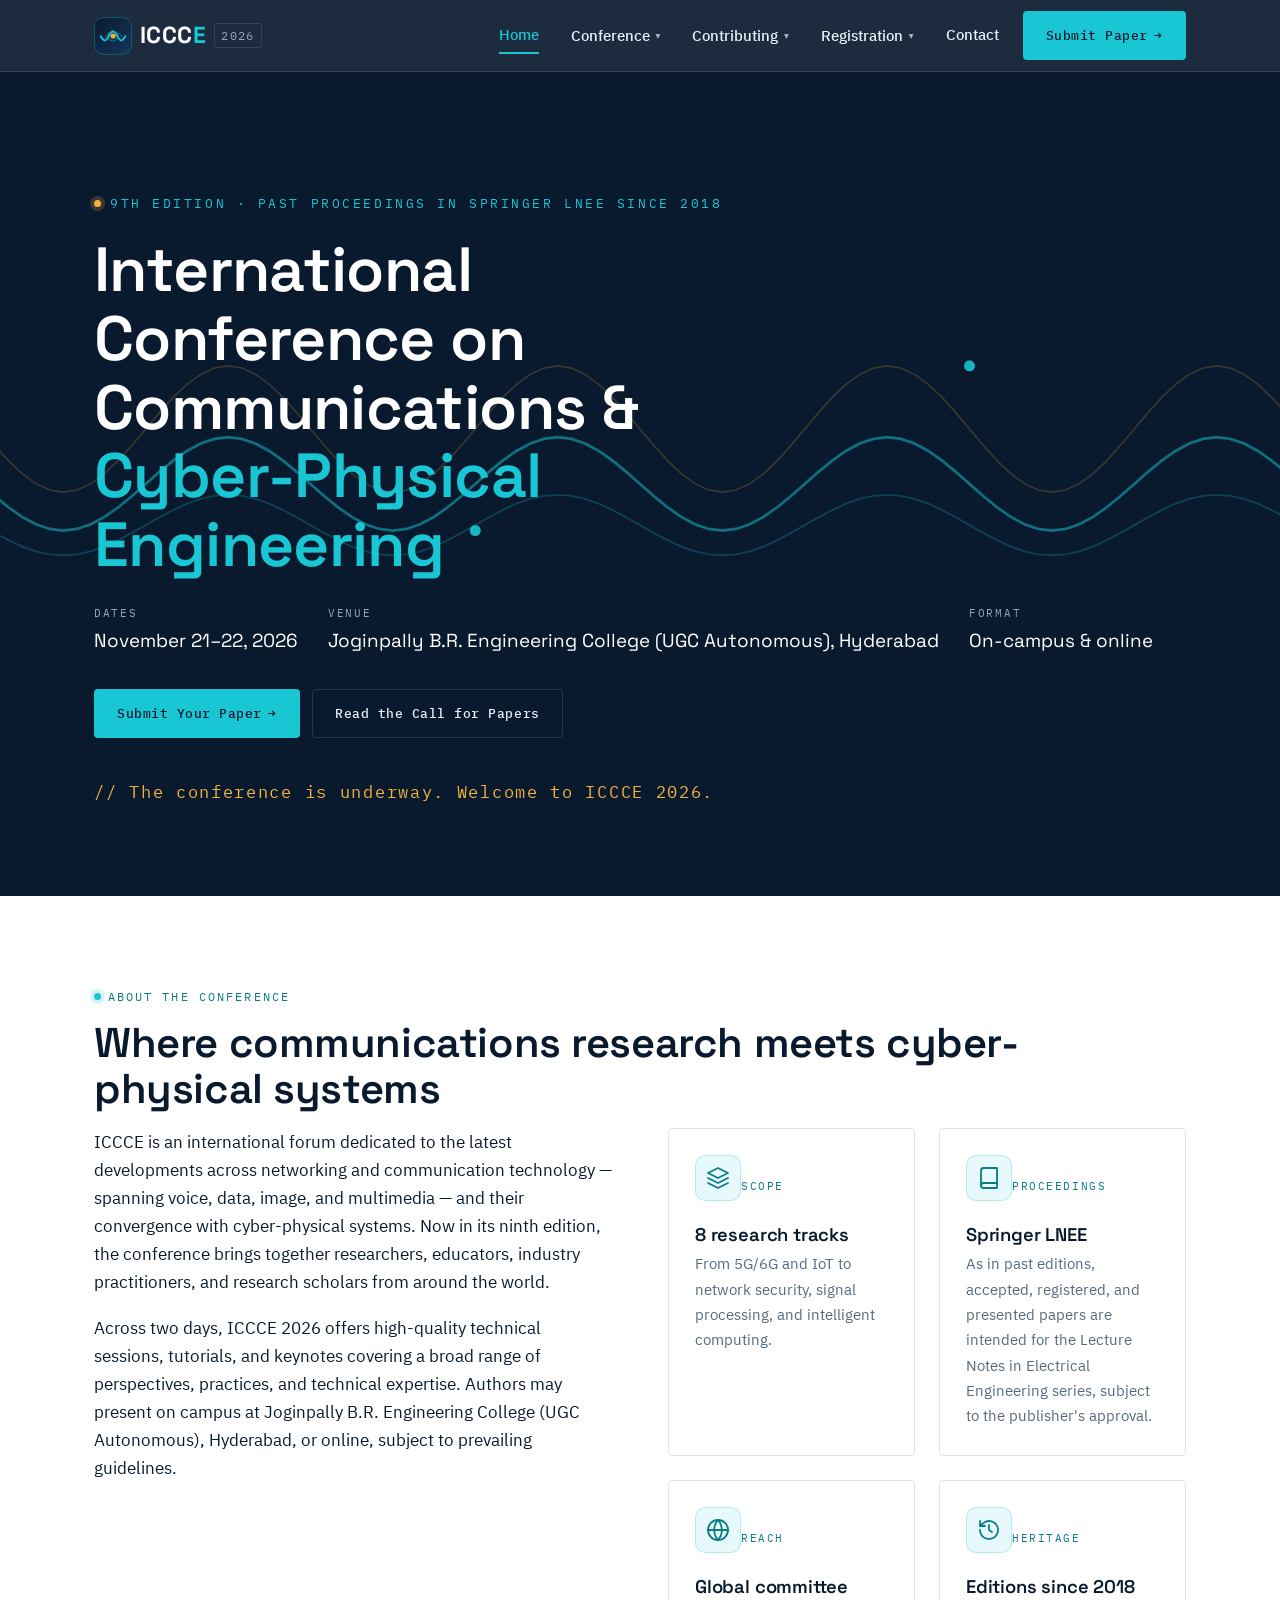
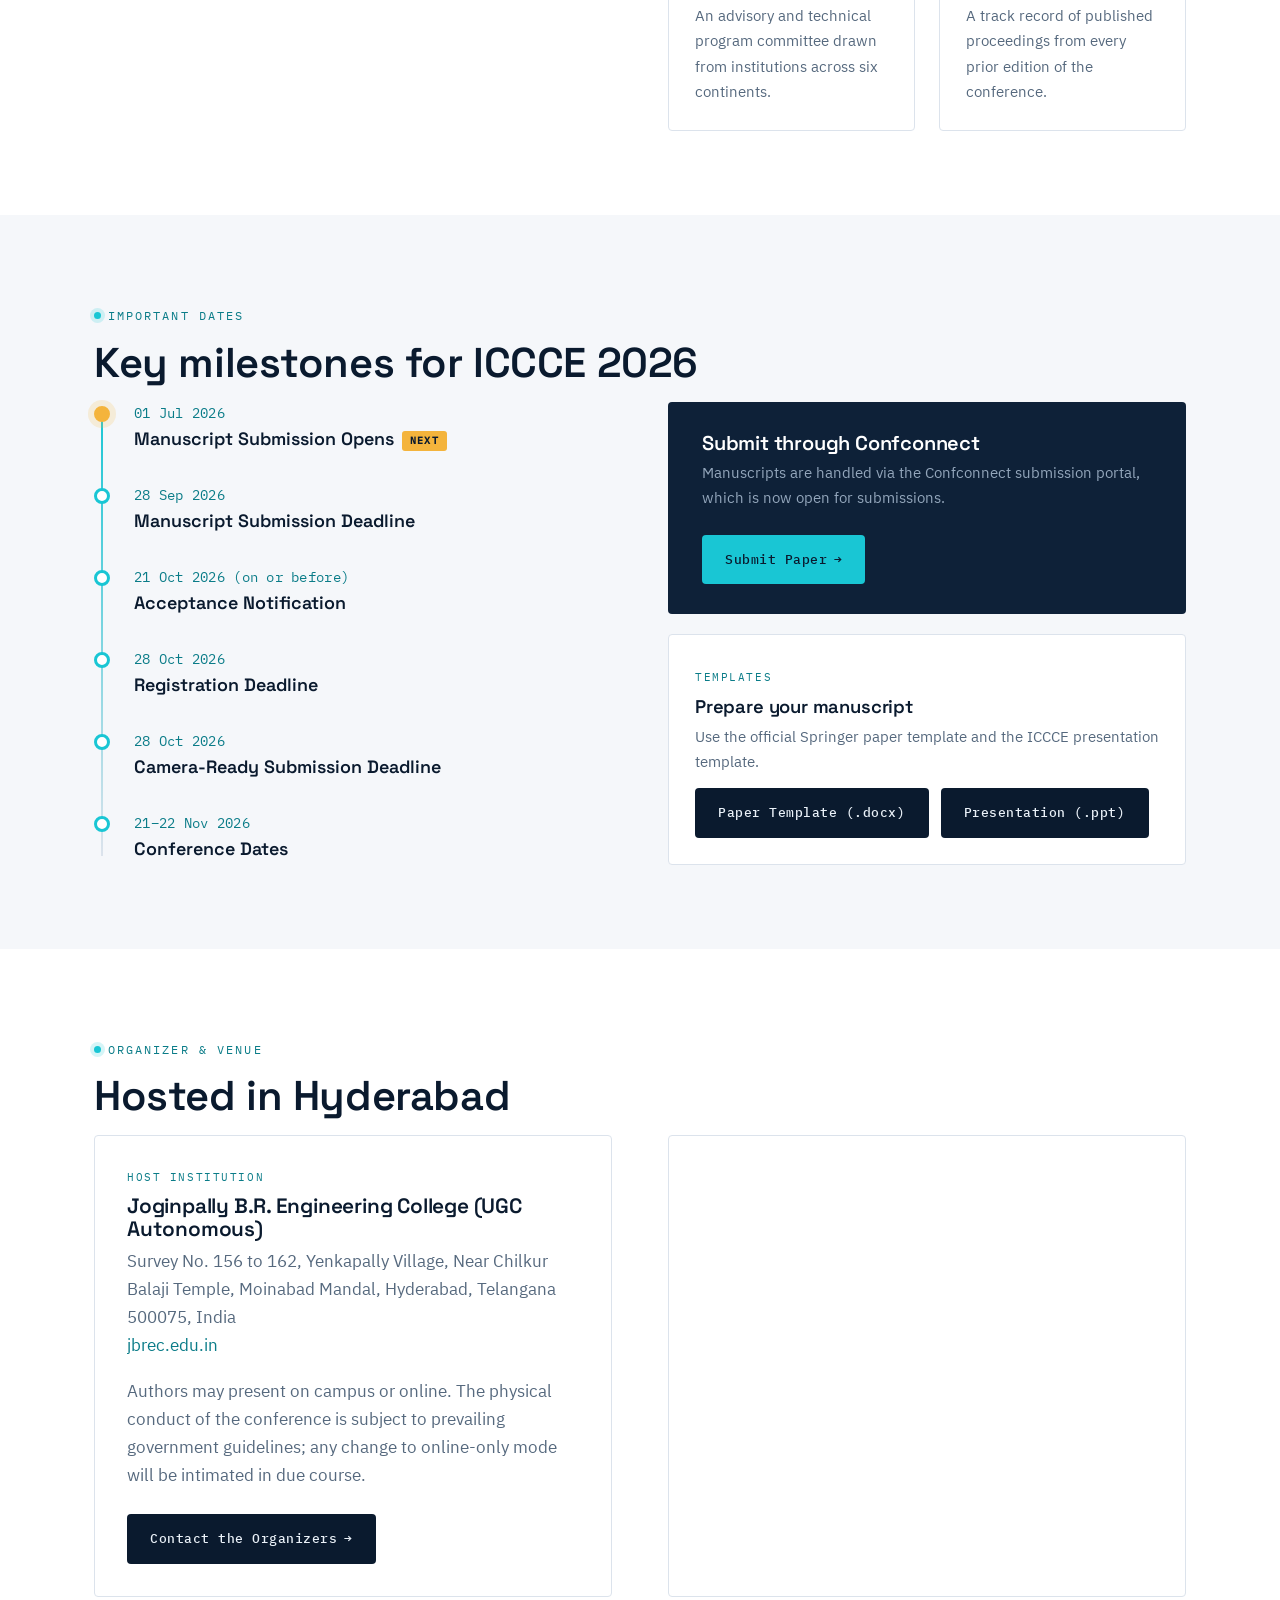
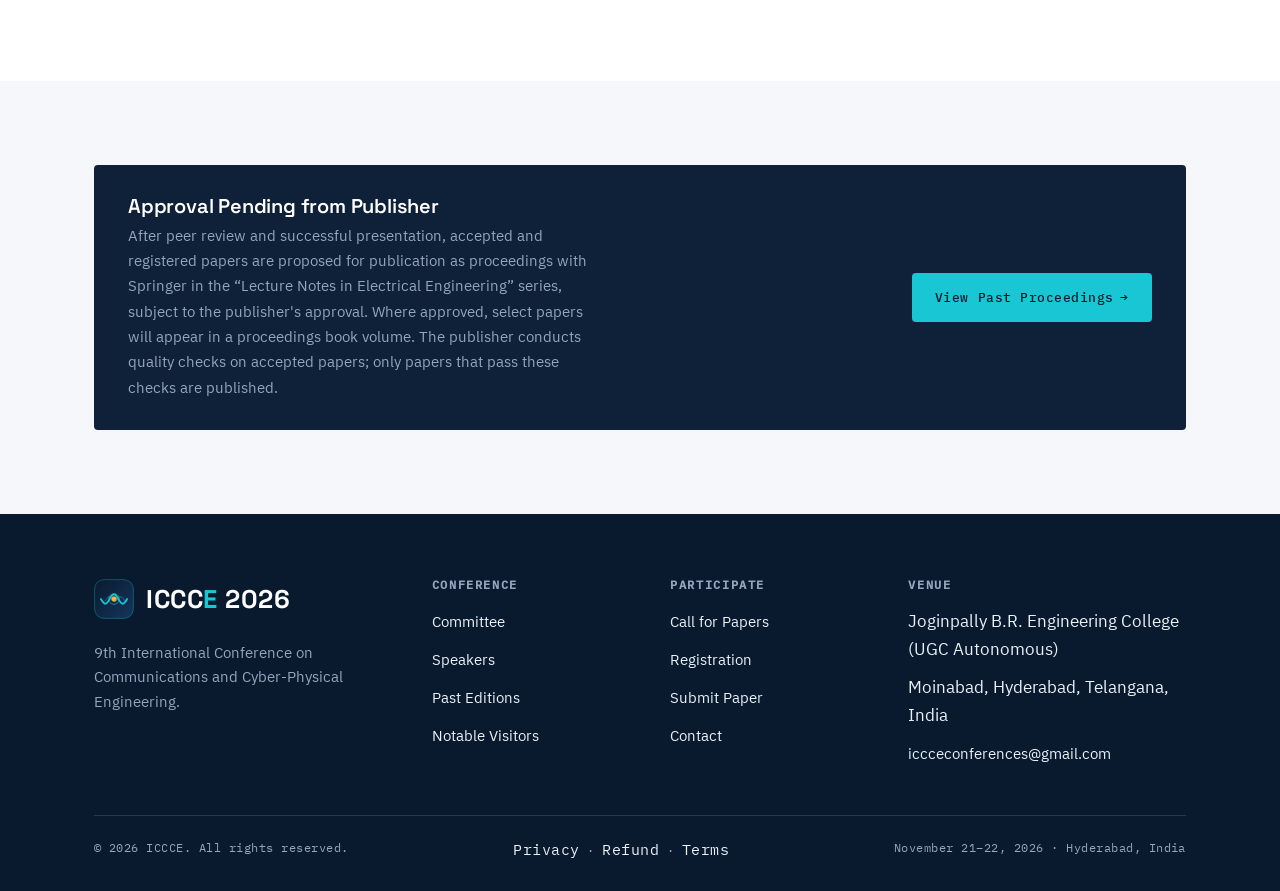
<file: index.html>
<!DOCTYPE html>
<html lang="en">
<head>
  <meta charset="UTF-8" />
  <meta name="viewport" content="width=device-width, initial-scale=1" />
  <title>ICCCE 2026 — 9th International Conference on Communications and Cyber-Physical Engineering</title>
  <meta name="description" content="The 9th International Conference on Communications and Cyber-Physical Engineering (ICCCE 2026), November 21–22, 2026, hosted by Joginpally B.R. Engineering College (UGC Autonomous), Hyderabad. Proceedings of past editions were published in Springer LNEE; publication of the 2026 edition is subject to the publisher's approval." />
  <meta name="theme-color" content="#0A1A2E" />
  <!-- Favicons & app icons -->
  <link rel="icon" href="assets/img/favicon.svg" type="image/svg+xml" />
  <link rel="icon" href="assets/img/favicon-32.png" sizes="32x32" type="image/png" />
  <link rel="apple-touch-icon" href="assets/img/apple-touch-icon.png" />
  <link rel="manifest" href="site.webmanifest" />
  <!-- Social share (set your real domain on the og:image/og:url before launch) -->
  <meta property="og:type" content="website" />
  <meta property="og:title" content="ICCCE 2026 — 9th International Conference on Communications and Cyber-Physical Engineering" />
  <meta property="og:description" content="The 9th International Conference on Communications and Cyber-Physical Engineering (ICCCE 2026), November 21–22, 2026, hosted by Joginpally B.R. Engineering College (UGC Autonomous), Hyderabad. Proceedings of past editions were published in Springer LNEE; publication of the 2026 edition is subject to the publisher's approval." />
  <meta property="og:image" content="https://www.intcommcon.com/assets/img/og-cover.png" />
  <meta name="twitter:card" content="summary_large_image" />
  <meta name="twitter:title" content="ICCCE 2026 — 9th International Conference on Communications and Cyber-Physical Engineering" />
  <meta name="twitter:description" content="The 9th International Conference on Communications and Cyber-Physical Engineering (ICCCE 2026), November 21–22, 2026, hosted by Joginpally B.R. Engineering College (UGC Autonomous), Hyderabad. Proceedings of past editions were published in Springer LNEE; publication of the 2026 edition is subject to the publisher's approval." />
  <meta name="twitter:image" content="https://www.intcommcon.com/assets/img/og-cover.png" />
  <link rel="stylesheet" href="assets/css/styles.css" />
</head>
<body data-page="home">
  <div id="site-header"></div>

  <main id="main">
    <!-- HERO -->
    <section class="hero">
      <div class="hero__wave js-wave"></div>
      <div class="container hero__inner">
        <span class="hero__edition"><span class="dot"></span>9th Edition · Past Proceedings in Springer LNEE Since 2018</span>
        <h1>International Conference on Communications &amp; <em>Cyber-Physical Engineering</em></h1>
        <dl class="hero__meta">
          <div><dt>Dates</dt><dd>November 21–22, 2026</dd></div>
          <div><dt>Venue</dt><dd>Joginpally B.R. Engineering College (UGC Autonomous), Hyderabad</dd></div>
          <div><dt>Format</dt><dd>On-campus &amp; online</dd></div>
        </dl>
        <div class="hero__actions">
          <a class="btn btn--primary btn--arrow js-submit" href="#">Submit Your Paper</a>
          <a class="btn btn--ghost" href="call-for-papers.html">Read the Call for Papers</a>
        </div>
        <div class="countdown" id="countdown" aria-live="polite"></div>
      </div>
    </section>

    <!-- ABOUT -->
    <section class="section section--white">
      <div class="container">
        <span class="eyebrow">About the Conference</span>
        <h2 class="section-title">Where communications research meets cyber-physical systems</h2>
        <div class="split">
          <div>
            <p>ICCCE is an international forum dedicated to the latest developments across networking and communication technology — spanning voice, data, image, and multimedia — and their convergence with cyber-physical systems. Now in its ninth edition, the conference brings together researchers, educators, industry practitioners, and research scholars from around the world.</p>
            <p>Across two days, ICCCE 2026 offers high-quality technical sessions, tutorials, and keynotes covering a broad range of perspectives, practices, and technical expertise. Authors may present on campus at Joginpally B.R. Engineering College (UGC Autonomous), Hyderabad, or online, subject to prevailing guidelines.</p>
          </div>
          <div class="grid grid--2">
            <div class="feature"><span class="icon-chip"><svg class="ico" viewBox="0 0 24 24"><path d="M12 2 2 7l10 5 10-5-10-5Z"/><path d="m2 17 10 5 10-5"/><path d="m2 12 10 5 10-5"/></svg></span><span class="feature__k">Scope</span><h3>8 research tracks</h3><p>From 5G/6G and IoT to network security, signal processing, and intelligent computing.</p></div>
            <div class="feature"><span class="icon-chip"><svg class="ico" viewBox="0 0 24 24"><path d="M4 19.5A2.5 2.5 0 0 1 6.5 17H20"/><path d="M6.5 2H20v20H6.5A2.5 2.5 0 0 1 4 19.5v-15A2.5 2.5 0 0 1 6.5 2Z"/></svg></span><span class="feature__k">Proceedings</span><h3>Springer LNEE</h3><p>As in past editions, accepted, registered, and presented papers are intended for the Lecture Notes in Electrical Engineering series, subject to the publisher's approval.</p></div>
            <div class="feature"><span class="icon-chip"><svg class="ico" viewBox="0 0 24 24"><circle cx="12" cy="12" r="10"/><path d="M2 12h20"/><path d="M12 2a15 15 0 0 1 0 20 15 15 0 0 1 0-20Z"/></svg></span><span class="feature__k">Reach</span><h3>Global committee</h3><p>An advisory and technical program committee drawn from institutions across six continents.</p></div>
            <div class="feature"><span class="icon-chip"><svg class="ico" viewBox="0 0 24 24"><path d="M3 12a9 9 0 1 0 3-6.7L3 8"/><path d="M3 3v5h5"/><path d="M12 7v5l3 2"/></svg></span><span class="feature__k">Heritage</span><h3>Editions since 2018</h3><p>A track record of published proceedings from every prior edition of the conference.</p></div>
          </div>
        </div>
      </div>
    </section>

    <!-- IMPORTANT DATES -->
    <section class="section section--paper">
      <div class="container">
        <span class="eyebrow">Important Dates</span>
        <h2 class="section-title">Key milestones for ICCCE 2026</h2>
        <div class="split">
          <ol class="timeline">
            <li class="timeline__item timeline__item--live">
              <div class="timeline__date">01 Jul 2026</div>
              <div class="timeline__title">Manuscript Submission Opens<span class="timeline__tag">Next</span></div>
            </li>
            <li class="timeline__item">
              <div class="timeline__date">28 Sep 2026</div>
              <div class="timeline__title">Manuscript Submission Deadline</div>
            </li>
            <li class="timeline__item">
              <div class="timeline__date">21 Oct 2026 (on or before)</div>
              <div class="timeline__title">Acceptance Notification</div>
            </li>
            <li class="timeline__item">
              <div class="timeline__date">28 Oct 2026</div>
              <div class="timeline__title">Registration Deadline</div>
            </li>
            <li class="timeline__item">
              <div class="timeline__date">28 Oct 2026</div>
              <div class="timeline__title">Camera-Ready Submission Deadline</div>
            </li>
            <li class="timeline__item">
              <div class="timeline__date">21–22 Nov 2026</div>
              <div class="timeline__title">Conference Dates</div>
            </li>
          </ol>
          <div>
            <div class="pub-strip" style="margin-bottom:20px">
              <div>
                <h3>Submit through Confconnect</h3>
                <p>Manuscripts are handled via the Confconnect submission portal, which is now open for submissions.</p>
              </div>
              <a class="btn btn--primary btn--arrow js-submit" href="#">Submit Paper</a>
            </div>
            <div class="feature">
              <span class="feature__k">Templates</span>
              <h3>Prepare your manuscript</h3>
              <p style="margin-bottom:14px">Use the official Springer paper template and the ICCCE presentation template.</p>
              <div class="hero__actions">
                <a class="btn btn--dark" href="assets/templates/Publisher-Paper-Template.docx" target="_blank" rel="noopener">Paper Template (.docx)</a>
                <a class="btn btn--dark" href="assets/templates/ICCCE-Presentation-Template.ppt" target="_blank" rel="noopener">Presentation (.ppt)</a>
              </div>
            </div>
          </div>
        </div>
      </div>
    </section>

    <!-- ORGANIZER & VENUE -->
    <section class="section section--white">
      <div class="container">
        <span class="eyebrow">Organizer &amp; Venue</span>
        <h2 class="section-title">Hosted in Hyderabad</h2>
        <div class="split">
          <div class="org-card">
            <div class="role">Host Institution</div>
            <h3>Joginpally B.R. Engineering College (UGC Autonomous)</h3>
            <p class="loc">Survey No. 156 to 162, Yenkapally Village, Near Chilkur Balaji Temple, Moinabad Mandal, Hyderabad, Telangana 500075, India</p>
            <p class="loc"><a href="https://jbrec.edu.in/" target="_blank" rel="noopener">jbrec.edu.in</a></p>
            <p style="margin-top:18px;color:var(--muted)">Authors may present on campus or online. The physical conduct of the conference is subject to prevailing government guidelines; any change to online-only mode will be intimated in due course.</p>
            <a class="btn btn--dark btn--arrow" href="contact.html" style="margin-top:8px">Contact the Organizers</a>
          </div>
          <div class="map-frame">
            <iframe
              title="Map to Joginpally B.R. Engineering College (UGC Autonomous), Hyderabad"
              src="https://maps.google.com/maps?q=Joginpally%20B.R.%20Engineering%20College%2C%20Moinabad%2C%20Hyderabad&t=m&z=14&output=embed&iwloc=near"
              loading="lazy" referrerpolicy="no-referrer-when-downgrade"></iframe>
          </div>
        </div>
      </div>
    </section>

    <!-- PUBLICATION -->
    <section class="section section--paper">
      <div class="container">
        <div class="pub-strip">
          <div>
            <h3>Approval Pending from Publisher</h3>
            <p>After peer review and successful presentation, accepted and registered papers are proposed for publication as proceedings with Springer in the “Lecture Notes in Electrical Engineering” series, subject to the publisher's approval. Where approved, select papers will appear in a proceedings book volume. The publisher conducts quality checks on accepted papers; only papers that pass these checks are published.</p>
          </div>
          <a class="btn btn--primary btn--arrow" href="past-editions.html">View Past Proceedings</a>
        </div>
      </div>
    </section>
  </main>

  <div id="site-footer"></div>
  <script src="assets/js/main.js"></script>
</body>
</html>
</file>
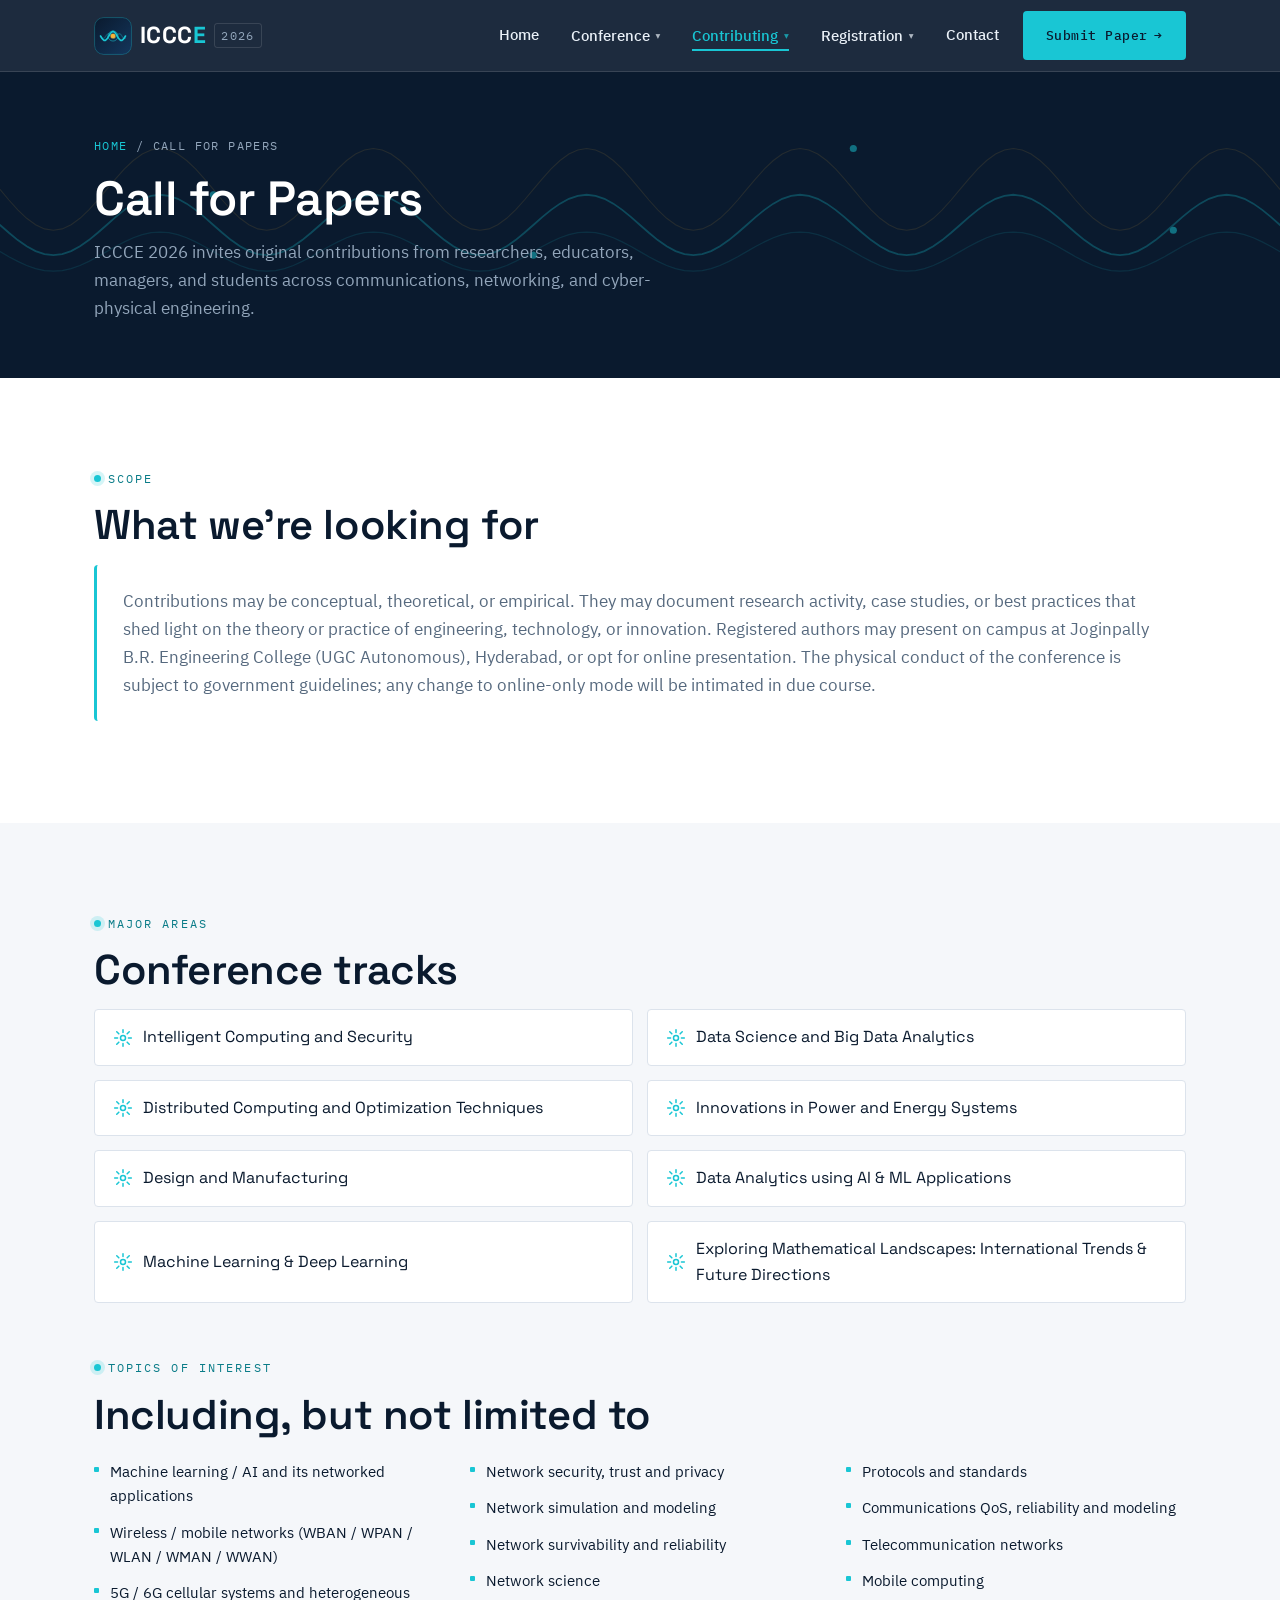
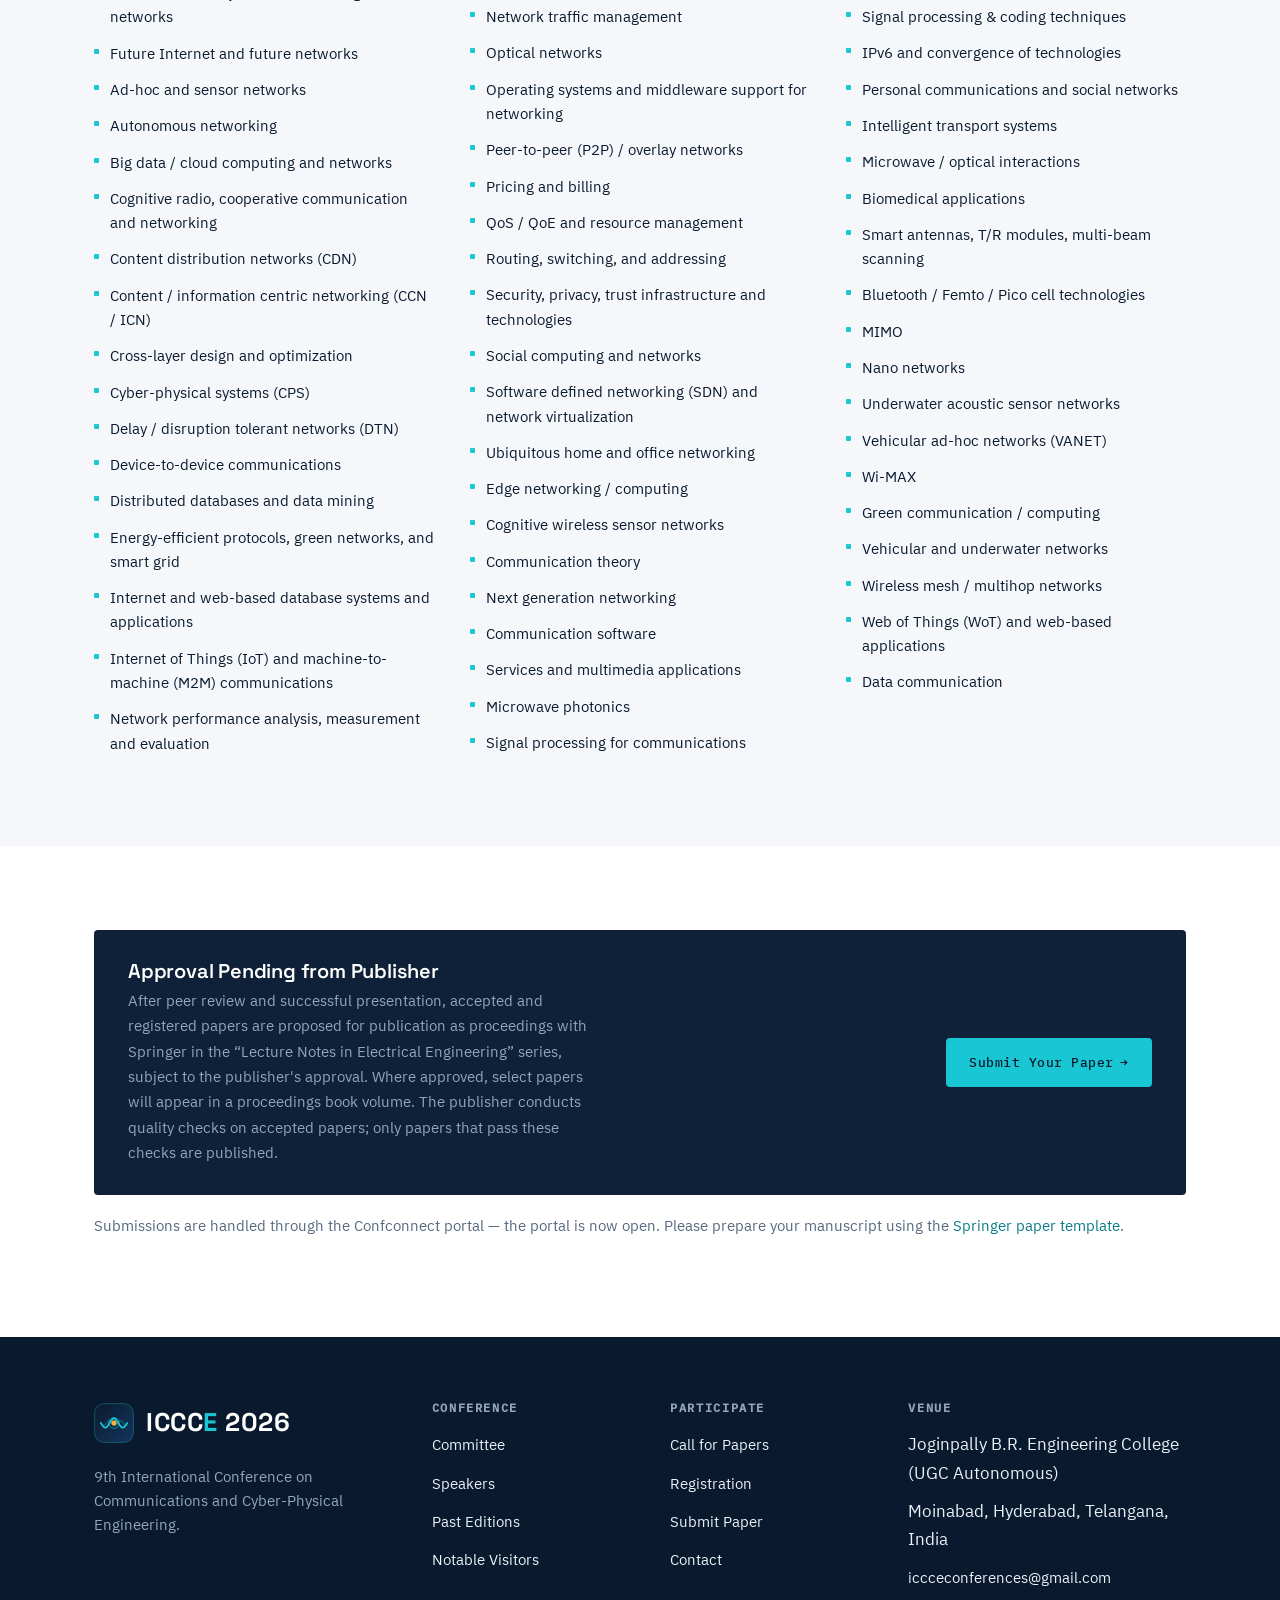
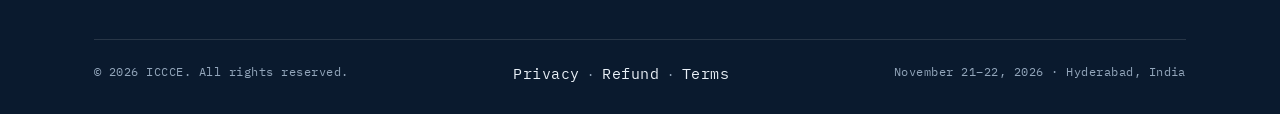
<file: call-for-papers.html>
<!DOCTYPE html>
<html lang="en">
<head>
  <meta charset="UTF-8" />
  <meta name="viewport" content="width=device-width, initial-scale=1" />
  <title>Call for Papers — ICCCE 2026</title>
  <meta name="description" content="ICCCE 2026 invites original contributions across communications, networking, and cyber-physical engineering. Proceedings of past editions were published in Springer LNEE; publication of the 2026 edition is subject to the publisher's approval." />
  <meta name="theme-color" content="#0A1A2E" />
  <!-- Favicons & app icons -->
  <link rel="icon" href="assets/img/favicon.svg" type="image/svg+xml" />
  <link rel="icon" href="assets/img/favicon-32.png" sizes="32x32" type="image/png" />
  <link rel="apple-touch-icon" href="assets/img/apple-touch-icon.png" />
  <link rel="manifest" href="site.webmanifest" />
  <!-- Social share (set your real domain on the og:image/og:url before launch) -->
  <meta property="og:type" content="website" />
  <meta property="og:title" content="Call for Papers — ICCCE 2026" />
  <meta property="og:description" content="ICCCE 2026 invites original contributions across communications, networking, and cyber-physical engineering. Proceedings of past editions were published in Springer LNEE; publication of the 2026 edition is subject to the publisher's approval." />
  <meta property="og:image" content="https://www.intcommcon.com/assets/img/og-cover.png" />
  <meta name="twitter:card" content="summary_large_image" />
  <meta name="twitter:title" content="Call for Papers — ICCCE 2026" />
  <meta name="twitter:description" content="ICCCE 2026 invites original contributions across communications, networking, and cyber-physical engineering. Proceedings of past editions were published in Springer LNEE; publication of the 2026 edition is subject to the publisher's approval." />
  <meta name="twitter:image" content="https://www.intcommcon.com/assets/img/og-cover.png" />
  <link rel="stylesheet" href="assets/css/styles.css" />
</head>
<body data-page="call-for-papers">
  <div id="site-header"></div>
  <main id="main">
    <header class="page-head">
      <div class="page-head__wave js-wave"></div>
      <div class="container">
        <div class="crumb"><a href="index.html">Home</a> / Call for Papers</div>
        <h1>Call for Papers</h1>
        <p>ICCCE 2026 invites original contributions from researchers, educators, managers, and students across communications, networking, and cyber-physical engineering.</p>
      </div>
    </header>

    <section class="section section--white">
      <div class="container">
        <span class="eyebrow">Scope</span>
        <h2 class="section-title">What we're looking for</h2>
        <div class="scope-note" style="margin-bottom:18px">
          <p style="margin:0">Contributions may be conceptual, theoretical, or empirical. They may document research activity, case studies, or best practices that shed light on the theory or practice of engineering, technology, or innovation. Registered authors may present on campus at Joginpally B.R. Engineering College (UGC Autonomous), Hyderabad, or opt for online presentation. The physical conduct of the conference is subject to government guidelines; any change to online-only mode will be intimated in due course.</p>
        </div>
      </div>
    </section>

    <section class="section section--paper">
      <div class="container">
        <span class="eyebrow">Major Areas</span>
        <h2 class="section-title">Conference tracks</h2>
        <ul class="tracks" style="margin-bottom:48px">
          <li><svg class="ico" viewBox="0 0 24 24"><circle cx="12" cy="12" r="3"/><path d="M5.5 12H2M22 12h-3.5M12 5.5V2M12 22v-3.5M7 7 4.5 4.5M19.5 4.5 17 7M17 17l2.5 2.5M4.5 19.5 7 17"/></svg>Intelligent Computing and Security</li>
          <li><svg class="ico" viewBox="0 0 24 24"><circle cx="12" cy="12" r="3"/><path d="M5.5 12H2M22 12h-3.5M12 5.5V2M12 22v-3.5M7 7 4.5 4.5M19.5 4.5 17 7M17 17l2.5 2.5M4.5 19.5 7 17"/></svg>Data Science and Big Data Analytics</li>
          <li><svg class="ico" viewBox="0 0 24 24"><circle cx="12" cy="12" r="3"/><path d="M5.5 12H2M22 12h-3.5M12 5.5V2M12 22v-3.5M7 7 4.5 4.5M19.5 4.5 17 7M17 17l2.5 2.5M4.5 19.5 7 17"/></svg>Distributed Computing and Optimization Techniques</li>
          <li><svg class="ico" viewBox="0 0 24 24"><circle cx="12" cy="12" r="3"/><path d="M5.5 12H2M22 12h-3.5M12 5.5V2M12 22v-3.5M7 7 4.5 4.5M19.5 4.5 17 7M17 17l2.5 2.5M4.5 19.5 7 17"/></svg>Innovations in Power and Energy Systems</li>
          <li><svg class="ico" viewBox="0 0 24 24"><circle cx="12" cy="12" r="3"/><path d="M5.5 12H2M22 12h-3.5M12 5.5V2M12 22v-3.5M7 7 4.5 4.5M19.5 4.5 17 7M17 17l2.5 2.5M4.5 19.5 7 17"/></svg>Design and Manufacturing</li>
          <li><svg class="ico" viewBox="0 0 24 24"><circle cx="12" cy="12" r="3"/><path d="M5.5 12H2M22 12h-3.5M12 5.5V2M12 22v-3.5M7 7 4.5 4.5M19.5 4.5 17 7M17 17l2.5 2.5M4.5 19.5 7 17"/></svg>Data Analytics using AI &amp; ML Applications</li>
          <li><svg class="ico" viewBox="0 0 24 24"><circle cx="12" cy="12" r="3"/><path d="M5.5 12H2M22 12h-3.5M12 5.5V2M12 22v-3.5M7 7 4.5 4.5M19.5 4.5 17 7M17 17l2.5 2.5M4.5 19.5 7 17"/></svg>Machine Learning &amp; Deep Learning</li>
          <li><svg class="ico" viewBox="0 0 24 24"><circle cx="12" cy="12" r="3"/><path d="M5.5 12H2M22 12h-3.5M12 5.5V2M12 22v-3.5M7 7 4.5 4.5M19.5 4.5 17 7M17 17l2.5 2.5M4.5 19.5 7 17"/></svg>Exploring Mathematical Landscapes: International Trends &amp; Future Directions</li>
        </ul>

        <span class="eyebrow">Topics of Interest</span>
        <h2 class="section-title">Including, but not limited to</h2>
        <ul class="topics" style="margin-top:8px">
          <li>Machine learning / AI and its networked applications</li>
          <li>Wireless / mobile networks (WBAN / WPAN / WLAN / WMAN / WWAN)</li>
          <li>5G / 6G cellular systems and heterogeneous networks</li>
          <li>Future Internet and future networks</li>
          <li>Ad-hoc and sensor networks</li>
          <li>Autonomous networking</li>
          <li>Big data / cloud computing and networks</li>
          <li>Cognitive radio, cooperative communication and networking</li>
          <li>Content distribution networks (CDN)</li>
          <li>Content / information centric networking (CCN / ICN)</li>
          <li>Cross-layer design and optimization</li>
          <li>Cyber-physical systems (CPS)</li>
          <li>Delay / disruption tolerant networks (DTN)</li>
          <li>Device-to-device communications</li>
          <li>Distributed databases and data mining</li>
          <li>Energy-efficient protocols, green networks, and smart grid</li>
          <li>Internet and web-based database systems and applications</li>
          <li>Internet of Things (IoT) and machine-to-machine (M2M) communications</li>
          <li>Network performance analysis, measurement and evaluation</li>
          <li>Network security, trust and privacy</li>
          <li>Network simulation and modeling</li>
          <li>Network survivability and reliability</li>
          <li>Network science</li>
          <li>Network traffic management</li>
          <li>Optical networks</li>
          <li>Operating systems and middleware support for networking</li>
          <li>Peer-to-peer (P2P) / overlay networks</li>
          <li>Pricing and billing</li>
          <li>QoS / QoE and resource management</li>
          <li>Routing, switching, and addressing</li>
          <li>Security, privacy, trust infrastructure and technologies</li>
          <li>Social computing and networks</li>
          <li>Software defined networking (SDN) and network virtualization</li>
          <li>Ubiquitous home and office networking</li>
          <li>Edge networking / computing</li>
          <li>Cognitive wireless sensor networks</li>
          <li>Communication theory</li>
          <li>Next generation networking</li>
          <li>Communication software</li>
          <li>Services and multimedia applications</li>
          <li>Microwave photonics</li>
          <li>Signal processing for communications</li>
          <li>Protocols and standards</li>
          <li>Communications QoS, reliability and modeling</li>
          <li>Telecommunication networks</li>
          <li>Mobile computing</li>
          <li>Signal processing &amp; coding techniques</li>
          <li>IPv6 and convergence of technologies</li>
          <li>Personal communications and social networks</li>
          <li>Intelligent transport systems</li>
          <li>Microwave / optical interactions</li>
          <li>Biomedical applications</li>
          <li>Smart antennas, T/R modules, multi-beam scanning</li>
          <li>Bluetooth / Femto / Pico cell technologies</li>
          <li>MIMO</li>
          <li>Nano networks</li>
          <li>Underwater acoustic sensor networks</li>
          <li>Vehicular ad-hoc networks (VANET)</li>
          <li>Wi-MAX</li>
          <li>Green communication / computing</li>
          <li>Vehicular and underwater networks</li>
          <li>Wireless mesh / multihop networks</li>
          <li>Web of Things (WoT) and web-based applications</li>
          <li>Data communication</li>
        </ul>
      </div>
    </section>

    <section class="section section--white">
      <div class="container">
        <div class="pub-strip">
          <div>
            <h3>Approval Pending from Publisher</h3>
            <p>After peer review and successful presentation, accepted and registered papers are proposed for publication as proceedings with Springer in the “Lecture Notes in Electrical Engineering” series, subject to the publisher's approval. Where approved, select papers will appear in a proceedings book volume. The publisher conducts quality checks on accepted papers; only papers that pass these checks are published.</p>
          </div>
          <a class="btn btn--primary btn--arrow js-submit" href="#">Submit Your Paper</a>
        </div>
        <p style="margin-top:18px;color:var(--muted);font-size:.95rem">Submissions are handled through the Confconnect portal — the portal is now open. Please prepare your manuscript using the
          <a href="assets/templates/Publisher-Paper-Template.docx" target="_blank" rel="noopener">Springer paper template</a>.</p>
      </div>
    </section>
  </main>
  <div id="site-footer"></div>
  <script src="assets/js/main.js"></script>
</body>
</html>
</file>
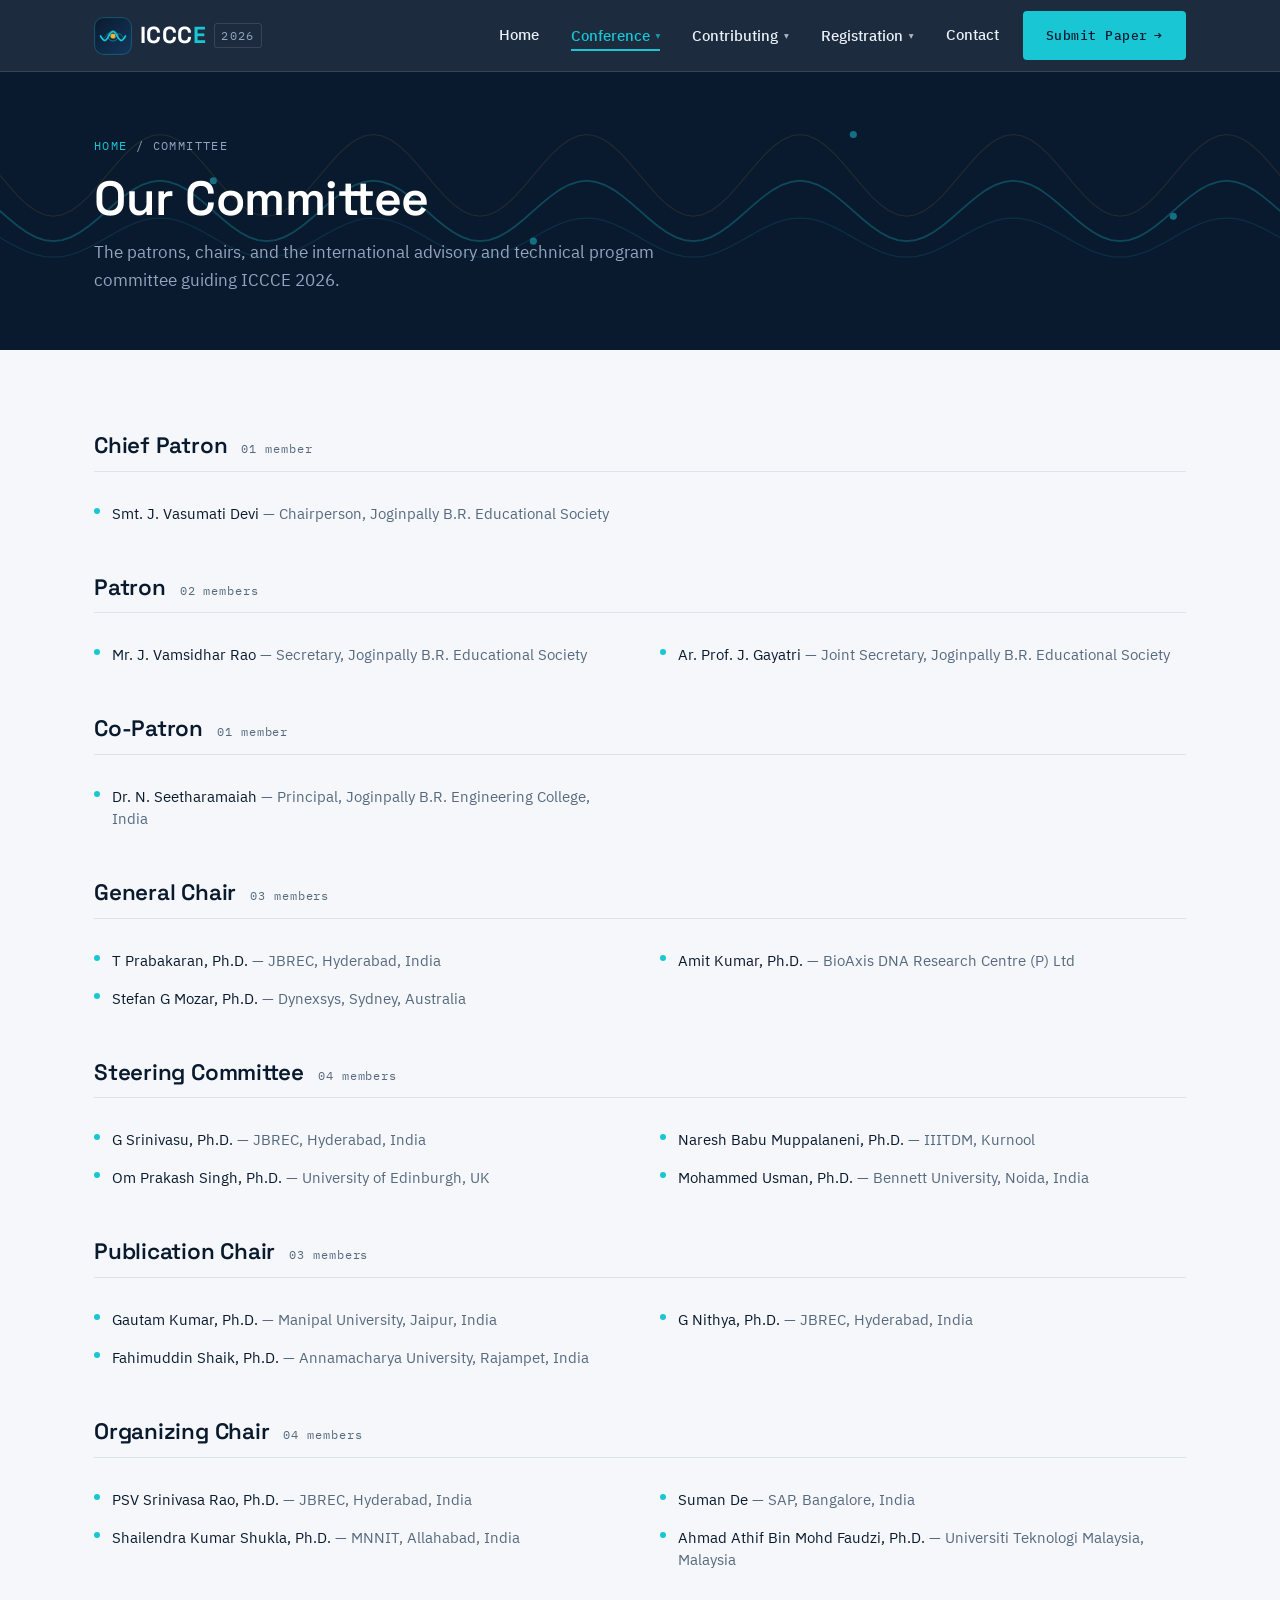
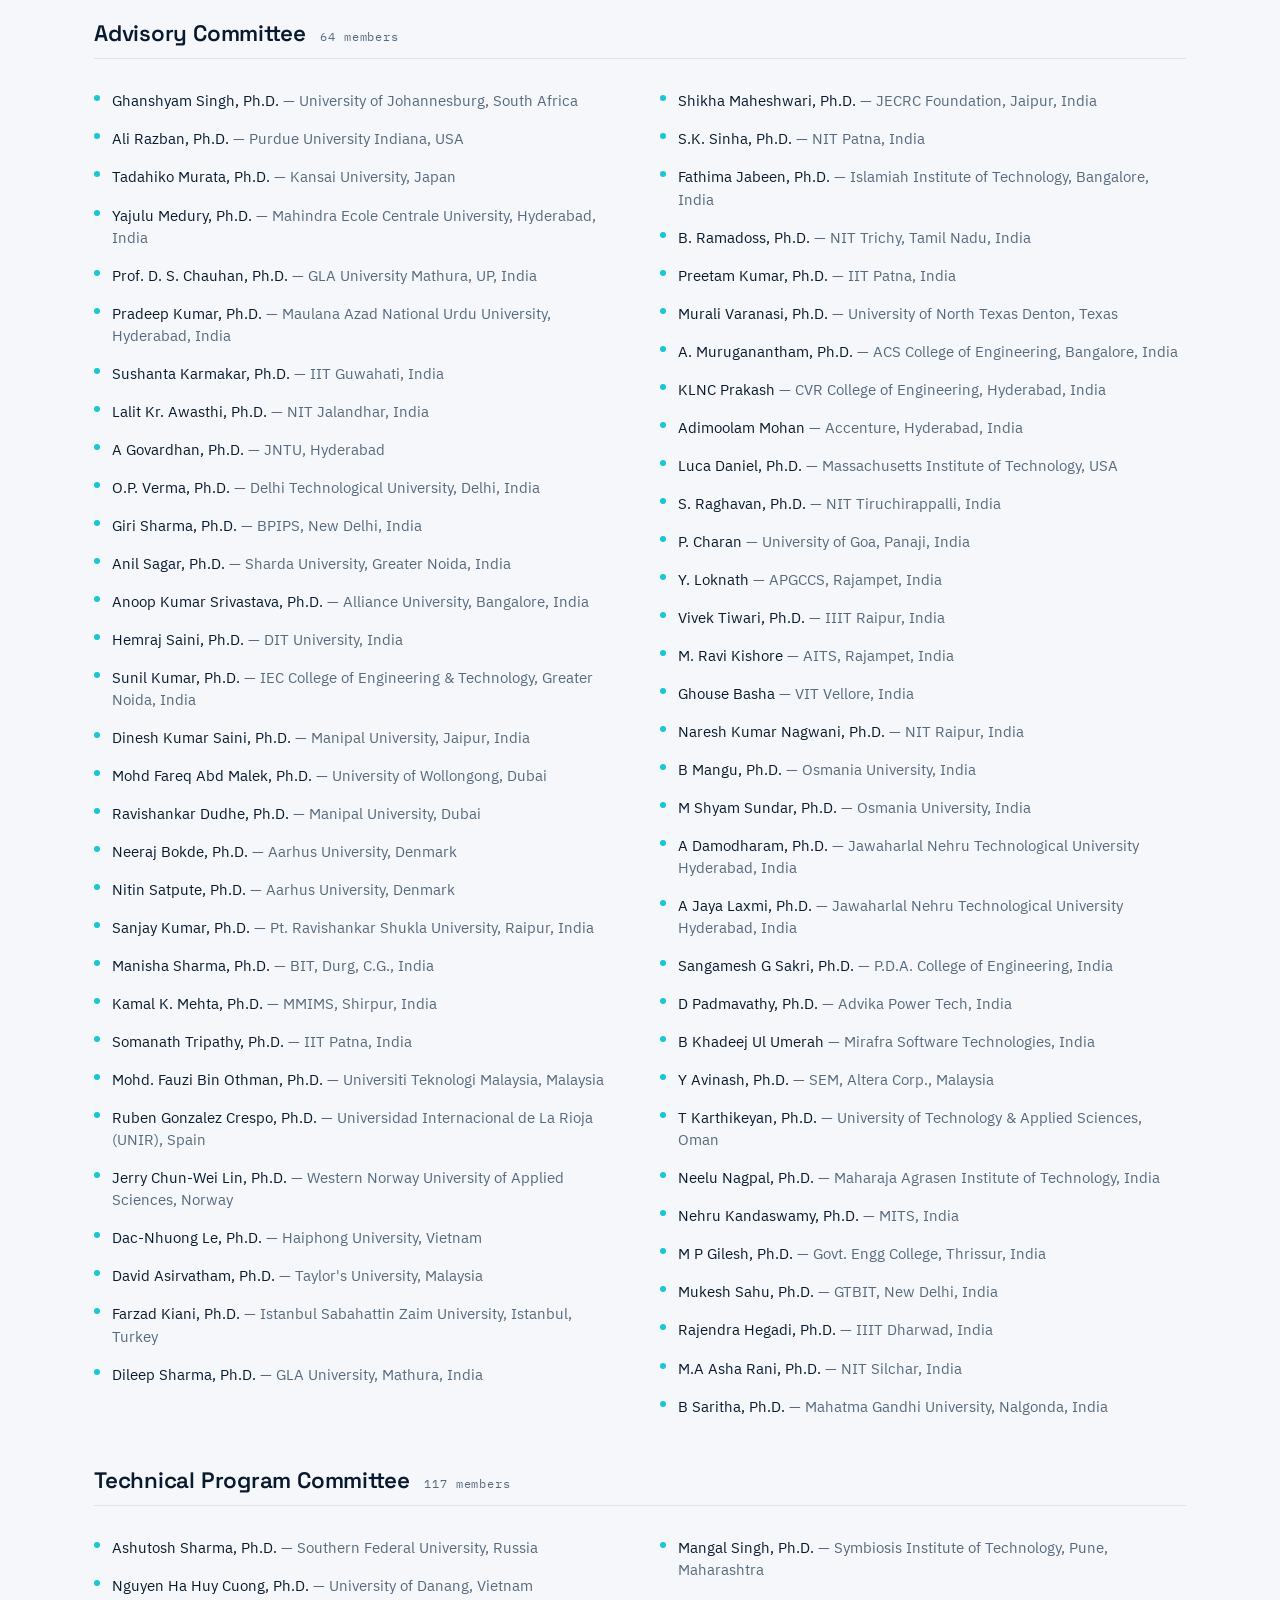
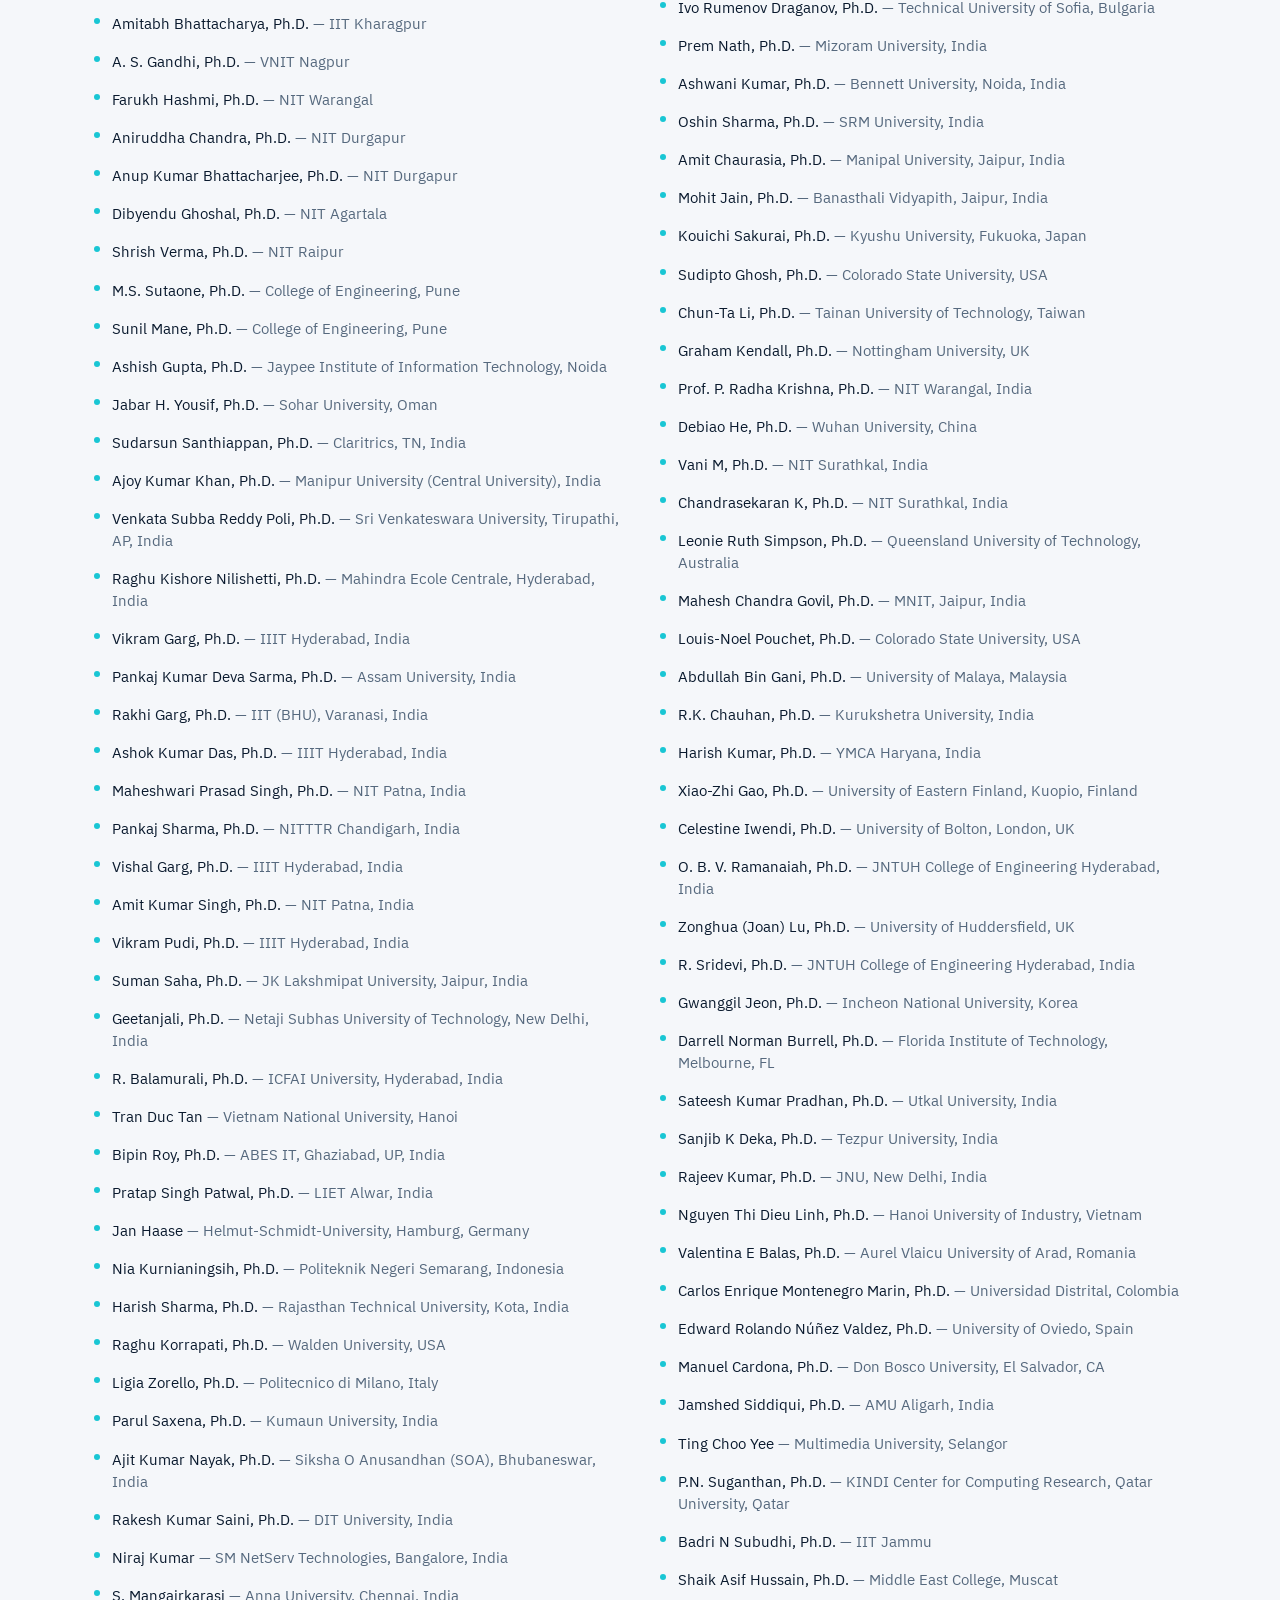
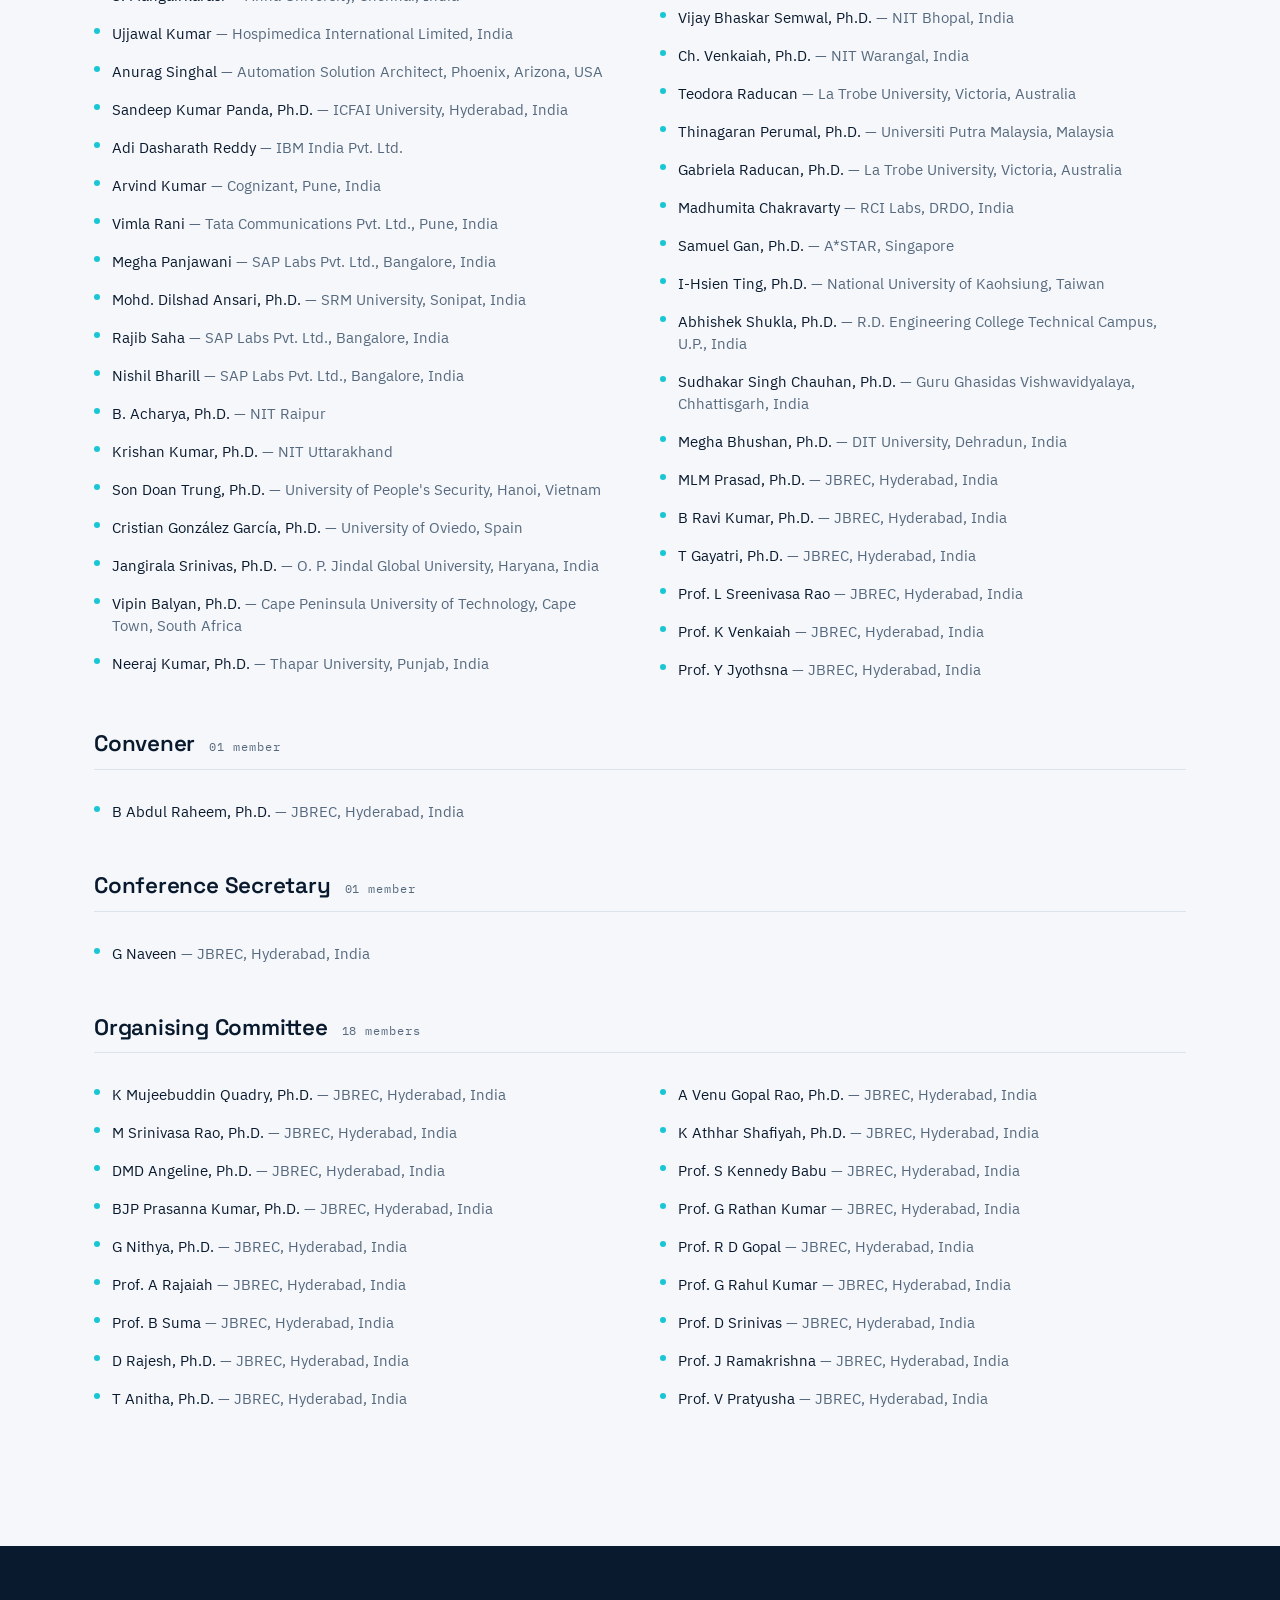
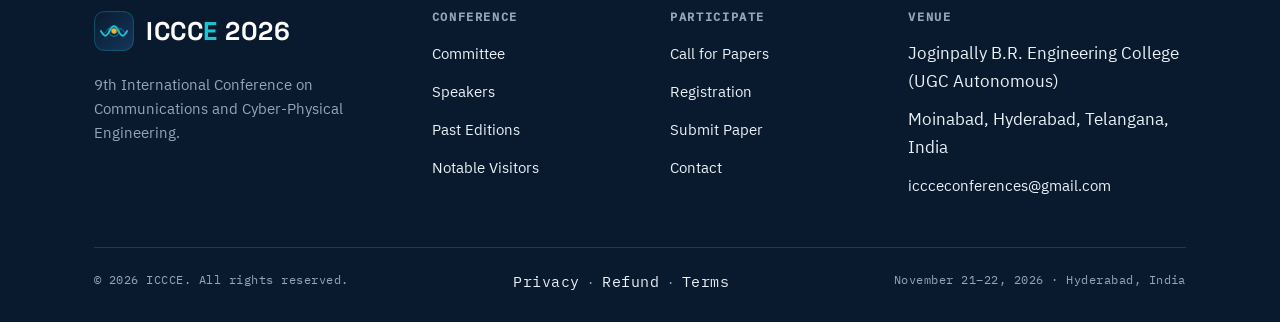
<file: committee.html>
<!DOCTYPE html>
<html lang="en">
<head>
  <meta charset="UTF-8" />
  <meta name="viewport" content="width=device-width, initial-scale=1" />
  <title>Committee — ICCCE 2026</title>
  <meta name="description" content="The organizing, advisory, and technical program committee of ICCCE 2026." />
  <meta name="theme-color" content="#0A1A2E" />
  <!-- Favicons & app icons -->
  <link rel="icon" href="assets/img/favicon.svg" type="image/svg+xml" />
  <link rel="icon" href="assets/img/favicon-32.png" sizes="32x32" type="image/png" />
  <link rel="apple-touch-icon" href="assets/img/apple-touch-icon.png" />
  <link rel="manifest" href="site.webmanifest" />
  <!-- Social share (set your real domain on the og:image/og:url before launch) -->
  <meta property="og:type" content="website" />
  <meta property="og:title" content="Committee — ICCCE 2026" />
  <meta property="og:description" content="The organizing, advisory, and technical program committee of ICCCE 2026." />
  <meta property="og:image" content="https://www.intcommcon.com/assets/img/og-cover.png" />
  <meta name="twitter:card" content="summary_large_image" />
  <meta name="twitter:title" content="Committee — ICCCE 2026" />
  <meta name="twitter:description" content="The organizing, advisory, and technical program committee of ICCCE 2026." />
  <meta name="twitter:image" content="https://www.intcommcon.com/assets/img/og-cover.png" />
  <link rel="stylesheet" href="assets/css/styles.css" />
</head>
<body data-page="committee">
  <div id="site-header"></div>
  <main id="main">
    <header class="page-head">
      <div class="page-head__wave js-wave"></div>
      <div class="container">
        <div class="crumb"><a href="index.html">Home</a> / Committee</div>
        <h1>Our Committee</h1>
        <p>The patrons, chairs, and the international advisory and technical program committee guiding ICCCE 2026.</p>
      </div>
    </header>
    <section class="section section--paper">
      <div class="container">
    <div class="committee-group">
      <div class="committee-group__head">
        <h2>Chief Patron</h2>
        <span class="committee-group__count">01 member</span>
      </div>
      <ul class="member-list">
      <li>Smt. J. Vasumati Devi <span class="aff">— Chairperson, Joginpally B.R. Educational Society</span></li>
      </ul>
    </div>
    <div class="committee-group">
      <div class="committee-group__head">
        <h2>Patron</h2>
        <span class="committee-group__count">02 members</span>
      </div>
      <ul class="member-list">
      <li>Mr. J. Vamsidhar Rao <span class="aff">— Secretary, Joginpally B.R. Educational Society</span></li>
      <li>Ar. Prof. J. Gayatri <span class="aff">— Joint Secretary, Joginpally B.R. Educational Society</span></li>
      </ul>
    </div>
    <div class="committee-group">
      <div class="committee-group__head">
        <h2>Co-Patron</h2>
        <span class="committee-group__count">01 member</span>
      </div>
      <ul class="member-list">
      <li>Dr. N. Seetharamaiah <span class="aff">— Principal, Joginpally B.R. Engineering College, India</span></li>
      </ul>
    </div>
    <div class="committee-group">
      <div class="committee-group__head">
        <h2>General Chair</h2>
        <span class="committee-group__count">03 members</span>
      </div>
      <ul class="member-list">
      <li>T Prabakaran, Ph.D. <span class="aff">— JBREC, Hyderabad, India</span></li>
      <li>Stefan G Mozar, Ph.D. <span class="aff">— Dynexsys, Sydney, Australia</span></li>
      <li>Amit Kumar, Ph.D. <span class="aff">— BioAxis DNA Research Centre (P) Ltd</span></li>
      </ul>
    </div>
    <div class="committee-group">
      <div class="committee-group__head">
        <h2>Steering Committee</h2>
        <span class="committee-group__count">04 members</span>
      </div>
      <ul class="member-list">
      <li>G Srinivasu, Ph.D. <span class="aff">— JBREC, Hyderabad, India</span></li>
      <li>Om Prakash Singh, Ph.D. <span class="aff">— University of Edinburgh, UK</span></li>
      <li>Naresh Babu Muppalaneni, Ph.D. <span class="aff">— IIITDM, Kurnool</span></li>
      <li>Mohammed Usman, Ph.D. <span class="aff">— Bennett University, Noida, India</span></li>
      </ul>
    </div>
    <div class="committee-group">
      <div class="committee-group__head">
        <h2>Publication Chair</h2>
        <span class="committee-group__count">03 members</span>
      </div>
      <ul class="member-list">
      <li>Gautam Kumar, Ph.D. <span class="aff">— Manipal University, Jaipur, India</span></li>
      <li>Fahimuddin Shaik, Ph.D. <span class="aff">— Annamacharya University, Rajampet, India</span></li>
      <li>G Nithya, Ph.D. <span class="aff">— JBREC, Hyderabad, India</span></li>
      </ul>
    </div>
    <div class="committee-group">
      <div class="committee-group__head">
        <h2>Organizing Chair</h2>
        <span class="committee-group__count">04 members</span>
      </div>
      <ul class="member-list">
      <li>PSV Srinivasa Rao, Ph.D. <span class="aff">— JBREC, Hyderabad, India</span></li>
      <li>Shailendra Kumar Shukla, Ph.D. <span class="aff">— MNNIT, Allahabad, India</span></li>
      <li>Suman De <span class="aff">— SAP, Bangalore, India</span></li>
      <li>Ahmad Athif Bin Mohd Faudzi, Ph.D. <span class="aff">— Universiti Teknologi Malaysia, Malaysia</span></li>
      </ul>
    </div>
    <div class="committee-group">
      <div class="committee-group__head">
        <h2>Advisory Committee</h2>
        <span class="committee-group__count">64 members</span>
      </div>
      <ul class="member-list">
      <li>Ghanshyam Singh, Ph.D. <span class="aff">— University of Johannesburg, South Africa</span></li>
      <li>Ali Razban, Ph.D. <span class="aff">— Purdue University Indiana, USA</span></li>
      <li>Tadahiko Murata, Ph.D. <span class="aff">— Kansai University, Japan</span></li>
      <li>Yajulu Medury, Ph.D. <span class="aff">— Mahindra Ecole Centrale University, Hyderabad, India</span></li>
      <li>Prof. D. S. Chauhan, Ph.D. <span class="aff">— GLA University Mathura, UP, India</span></li>
      <li>Pradeep Kumar, Ph.D. <span class="aff">— Maulana Azad National Urdu University, Hyderabad, India</span></li>
      <li>Sushanta Karmakar, Ph.D. <span class="aff">— IIT Guwahati, India</span></li>
      <li>Lalit Kr. Awasthi, Ph.D. <span class="aff">— NIT Jalandhar, India</span></li>
      <li>A Govardhan, Ph.D. <span class="aff">— JNTU, Hyderabad</span></li>
      <li>O.P. Verma, Ph.D. <span class="aff">— Delhi Technological University, Delhi, India</span></li>
      <li>Giri Sharma, Ph.D. <span class="aff">— BPIPS, New Delhi, India</span></li>
      <li>Anil Sagar, Ph.D. <span class="aff">— Sharda University, Greater Noida, India</span></li>
      <li>Anoop Kumar Srivastava, Ph.D. <span class="aff">— Alliance University, Bangalore, India</span></li>
      <li>Hemraj Saini, Ph.D. <span class="aff">— DIT University, India</span></li>
      <li>Sunil Kumar, Ph.D. <span class="aff">— IEC College of Engineering &amp; Technology, Greater Noida, India</span></li>
      <li>Dinesh Kumar Saini, Ph.D. <span class="aff">— Manipal University, Jaipur, India</span></li>
      <li>Mohd Fareq Abd Malek, Ph.D. <span class="aff">— University of Wollongong, Dubai</span></li>
      <li>Ravishankar Dudhe, Ph.D. <span class="aff">— Manipal University, Dubai</span></li>
      <li>Neeraj Bokde, Ph.D. <span class="aff">— Aarhus University, Denmark</span></li>
      <li>Nitin Satpute, Ph.D. <span class="aff">— Aarhus University, Denmark</span></li>
      <li>Sanjay Kumar, Ph.D. <span class="aff">— Pt. Ravishankar Shukla University, Raipur, India</span></li>
      <li>Manisha Sharma, Ph.D. <span class="aff">— BIT, Durg, C.G., India</span></li>
      <li>Kamal K. Mehta, Ph.D. <span class="aff">— MMIMS, Shirpur, India</span></li>
      <li>Somanath Tripathy, Ph.D. <span class="aff">— IIT Patna, India</span></li>
      <li>Mohd. Fauzi Bin Othman, Ph.D. <span class="aff">— Universiti Teknologi Malaysia, Malaysia</span></li>
      <li>Ruben Gonzalez Crespo, Ph.D. <span class="aff">— Universidad Internacional de La Rioja (UNIR), Spain</span></li>
      <li>Jerry Chun-Wei Lin, Ph.D. <span class="aff">— Western Norway University of Applied Sciences, Norway</span></li>
      <li>Dac-Nhuong Le, Ph.D. <span class="aff">— Haiphong University, Vietnam</span></li>
      <li>David Asirvatham, Ph.D. <span class="aff">— Taylor's University, Malaysia</span></li>
      <li>Farzad Kiani, Ph.D. <span class="aff">— Istanbul Sabahattin Zaim University, Istanbul, Turkey</span></li>
      <li>Dileep Sharma, Ph.D. <span class="aff">— GLA University, Mathura, India</span></li>
      <li>Shikha Maheshwari, Ph.D. <span class="aff">— JECRC Foundation, Jaipur, India</span></li>
      <li>S.K. Sinha, Ph.D. <span class="aff">— NIT Patna, India</span></li>
      <li>Fathima Jabeen, Ph.D. <span class="aff">— Islamiah Institute of Technology, Bangalore, India</span></li>
      <li>B. Ramadoss, Ph.D. <span class="aff">— NIT Trichy, Tamil Nadu, India</span></li>
      <li>Preetam Kumar, Ph.D. <span class="aff">— IIT Patna, India</span></li>
      <li>Murali Varanasi, Ph.D. <span class="aff">— University of North Texas Denton, Texas</span></li>
      <li>A. Muruganantham, Ph.D. <span class="aff">— ACS College of Engineering, Bangalore, India</span></li>
      <li>KLNC Prakash <span class="aff">— CVR College of Engineering, Hyderabad, India</span></li>
      <li>Adimoolam Mohan <span class="aff">— Accenture, Hyderabad, India</span></li>
      <li>Luca Daniel, Ph.D. <span class="aff">— Massachusetts Institute of Technology, USA</span></li>
      <li>S. Raghavan, Ph.D. <span class="aff">— NIT Tiruchirappalli, India</span></li>
      <li>P. Charan <span class="aff">— University of Goa, Panaji, India</span></li>
      <li>Y. Loknath <span class="aff">— APGCCS, Rajampet, India</span></li>
      <li>Vivek Tiwari, Ph.D. <span class="aff">— IIIT Raipur, India</span></li>
      <li>M. Ravi Kishore <span class="aff">— AITS, Rajampet, India</span></li>
      <li>Ghouse Basha <span class="aff">— VIT Vellore, India</span></li>
      <li>Naresh Kumar Nagwani, Ph.D. <span class="aff">— NIT Raipur, India</span></li>
      <li>B Mangu, Ph.D. <span class="aff">— Osmania University, India</span></li>
      <li>M Shyam Sundar, Ph.D. <span class="aff">— Osmania University, India</span></li>
      <li>A Damodharam, Ph.D. <span class="aff">— Jawaharlal Nehru Technological University Hyderabad, India</span></li>
      <li>A Jaya Laxmi, Ph.D. <span class="aff">— Jawaharlal Nehru Technological University Hyderabad, India</span></li>
      <li>Sangamesh G Sakri, Ph.D. <span class="aff">— P.D.A. College of Engineering, India</span></li>
      <li>D Padmavathy, Ph.D. <span class="aff">— Advika Power Tech, India</span></li>
      <li>B Khadeej Ul Umerah <span class="aff">— Mirafra Software Technologies, India</span></li>
      <li>Y Avinash, Ph.D. <span class="aff">— SEM, Altera Corp., Malaysia</span></li>
      <li>T Karthikeyan, Ph.D. <span class="aff">— University of Technology &amp; Applied Sciences, Oman</span></li>
      <li>Neelu Nagpal, Ph.D. <span class="aff">— Maharaja Agrasen Institute of Technology, India</span></li>
      <li>Nehru Kandaswamy, Ph.D. <span class="aff">— MITS, India</span></li>
      <li>M P Gilesh, Ph.D. <span class="aff">— Govt. Engg College, Thrissur, India</span></li>
      <li>Mukesh Sahu, Ph.D. <span class="aff">— GTBIT, New Delhi, India</span></li>
      <li>Rajendra Hegadi, Ph.D. <span class="aff">— IIIT Dharwad, India</span></li>
      <li>M.A Asha Rani, Ph.D. <span class="aff">— NIT Silchar, India</span></li>
      <li>B Saritha, Ph.D. <span class="aff">— Mahatma Gandhi University, Nalgonda, India</span></li>
      </ul>
    </div>
    <div class="committee-group">
      <div class="committee-group__head">
        <h2>Technical Program Committee</h2>
        <span class="committee-group__count">117 members</span>
      </div>
      <ul class="member-list">
      <li>Ashutosh Sharma, Ph.D. <span class="aff">— Southern Federal University, Russia</span></li>
      <li>Nguyen Ha Huy Cuong, Ph.D. <span class="aff">— University of Danang, Vietnam</span></li>
      <li>Amitabh Bhattacharya, Ph.D. <span class="aff">— IIT Kharagpur</span></li>
      <li>A. S. Gandhi, Ph.D. <span class="aff">— VNIT Nagpur</span></li>
      <li>Farukh Hashmi, Ph.D. <span class="aff">— NIT Warangal</span></li>
      <li>Aniruddha Chandra, Ph.D. <span class="aff">— NIT Durgapur</span></li>
      <li>Anup Kumar Bhattacharjee, Ph.D. <span class="aff">— NIT Durgapur</span></li>
      <li>Dibyendu Ghoshal, Ph.D. <span class="aff">— NIT Agartala</span></li>
      <li>Shrish Verma, Ph.D. <span class="aff">— NIT Raipur</span></li>
      <li>M.S. Sutaone, Ph.D. <span class="aff">— College of Engineering, Pune</span></li>
      <li>Sunil Mane, Ph.D. <span class="aff">— College of Engineering, Pune</span></li>
      <li>Ashish Gupta, Ph.D. <span class="aff">— Jaypee Institute of Information Technology, Noida</span></li>
      <li>Jabar H. Yousif, Ph.D. <span class="aff">— Sohar University, Oman</span></li>
      <li>Sudarsun Santhiappan, Ph.D. <span class="aff">— Claritrics, TN, India</span></li>
      <li>Ajoy Kumar Khan, Ph.D. <span class="aff">— Manipur University (Central University), India</span></li>
      <li>Venkata Subba Reddy Poli, Ph.D. <span class="aff">— Sri Venkateswara University, Tirupathi, AP, India</span></li>
      <li>Raghu Kishore Nilishetti, Ph.D. <span class="aff">— Mahindra Ecole Centrale, Hyderabad, India</span></li>
      <li>Vikram Garg, Ph.D. <span class="aff">— IIIT Hyderabad, India</span></li>
      <li>Pankaj Kumar Deva Sarma, Ph.D. <span class="aff">— Assam University, India</span></li>
      <li>Rakhi Garg, Ph.D. <span class="aff">— IIT (BHU), Varanasi, India</span></li>
      <li>Ashok Kumar Das, Ph.D. <span class="aff">— IIIT Hyderabad, India</span></li>
      <li>Maheshwari Prasad Singh, Ph.D. <span class="aff">— NIT Patna, India</span></li>
      <li>Pankaj Sharma, Ph.D. <span class="aff">— NITTTR Chandigarh, India</span></li>
      <li>Vishal Garg, Ph.D. <span class="aff">— IIIT Hyderabad, India</span></li>
      <li>Amit Kumar Singh, Ph.D. <span class="aff">— NIT Patna, India</span></li>
      <li>Vikram Pudi, Ph.D. <span class="aff">— IIIT Hyderabad, India</span></li>
      <li>Suman Saha, Ph.D. <span class="aff">— JK Lakshmipat University, Jaipur, India</span></li>
      <li>Geetanjali, Ph.D. <span class="aff">— Netaji Subhas University of Technology, New Delhi, India</span></li>
      <li>R. Balamurali, Ph.D. <span class="aff">— ICFAI University, Hyderabad, India</span></li>
      <li>Tran Duc Tan <span class="aff">— Vietnam National University, Hanoi</span></li>
      <li>Bipin Roy, Ph.D. <span class="aff">— ABES IT, Ghaziabad, UP, India</span></li>
      <li>Pratap Singh Patwal, Ph.D. <span class="aff">— LIET Alwar, India</span></li>
      <li>Jan Haase <span class="aff">— Helmut-Schmidt-University, Hamburg, Germany</span></li>
      <li>Nia Kurnianingsih, Ph.D. <span class="aff">— Politeknik Negeri Semarang, Indonesia</span></li>
      <li>Harish Sharma, Ph.D. <span class="aff">— Rajasthan Technical University, Kota, India</span></li>
      <li>Raghu Korrapati, Ph.D. <span class="aff">— Walden University, USA</span></li>
      <li>Ligia Zorello, Ph.D. <span class="aff">— Politecnico di Milano, Italy</span></li>
      <li>Parul Saxena, Ph.D. <span class="aff">— Kumaun University, India</span></li>
      <li>Ajit Kumar Nayak, Ph.D. <span class="aff">— Siksha O Anusandhan (SOA), Bhubaneswar, India</span></li>
      <li>Rakesh Kumar Saini, Ph.D. <span class="aff">— DIT University, India</span></li>
      <li>Niraj Kumar <span class="aff">— SM NetServ Technologies, Bangalore, India</span></li>
      <li>S. Mangairkarasi <span class="aff">— Anna University, Chennai, India</span></li>
      <li>Ujjawal Kumar <span class="aff">— Hospimedica International Limited, India</span></li>
      <li>Anurag Singhal <span class="aff">— Automation Solution Architect, Phoenix, Arizona, USA</span></li>
      <li>Sandeep Kumar Panda, Ph.D. <span class="aff">— ICFAI University, Hyderabad, India</span></li>
      <li>Adi Dasharath Reddy <span class="aff">— IBM India Pvt. Ltd.</span></li>
      <li>Arvind Kumar <span class="aff">— Cognizant, Pune, India</span></li>
      <li>Vimla Rani <span class="aff">— Tata Communications Pvt. Ltd., Pune, India</span></li>
      <li>Megha Panjawani <span class="aff">— SAP Labs Pvt. Ltd., Bangalore, India</span></li>
      <li>Mohd. Dilshad Ansari, Ph.D. <span class="aff">— SRM University, Sonipat, India</span></li>
      <li>Rajib Saha <span class="aff">— SAP Labs Pvt. Ltd., Bangalore, India</span></li>
      <li>Nishil Bharill <span class="aff">— SAP Labs Pvt. Ltd., Bangalore, India</span></li>
      <li>B. Acharya, Ph.D. <span class="aff">— NIT Raipur</span></li>
      <li>Krishan Kumar, Ph.D. <span class="aff">— NIT Uttarakhand</span></li>
      <li>Son Doan Trung, Ph.D. <span class="aff">— University of People's Security, Hanoi, Vietnam</span></li>
      <li>Cristian González García, Ph.D. <span class="aff">— University of Oviedo, Spain</span></li>
      <li>Jangirala Srinivas, Ph.D. <span class="aff">— O. P. Jindal Global University, Haryana, India</span></li>
      <li>Vipin Balyan, Ph.D. <span class="aff">— Cape Peninsula University of Technology, Cape Town, South Africa</span></li>
      <li>Neeraj Kumar, Ph.D. <span class="aff">— Thapar University, Punjab, India</span></li>
      <li>Mangal Singh, Ph.D. <span class="aff">— Symbiosis Institute of Technology, Pune, Maharashtra</span></li>
      <li>Ivo Rumenov Draganov, Ph.D. <span class="aff">— Technical University of Sofia, Bulgaria</span></li>
      <li>Prem Nath, Ph.D. <span class="aff">— Mizoram University, India</span></li>
      <li>Ashwani Kumar, Ph.D. <span class="aff">— Bennett University, Noida, India</span></li>
      <li>Oshin Sharma, Ph.D. <span class="aff">— SRM University, India</span></li>
      <li>Amit Chaurasia, Ph.D. <span class="aff">— Manipal University, Jaipur, India</span></li>
      <li>Mohit Jain, Ph.D. <span class="aff">— Banasthali Vidyapith, Jaipur, India</span></li>
      <li>Kouichi Sakurai, Ph.D. <span class="aff">— Kyushu University, Fukuoka, Japan</span></li>
      <li>Sudipto Ghosh, Ph.D. <span class="aff">— Colorado State University, USA</span></li>
      <li>Chun-Ta Li, Ph.D. <span class="aff">— Tainan University of Technology, Taiwan</span></li>
      <li>Graham Kendall, Ph.D. <span class="aff">— Nottingham University, UK</span></li>
      <li>Prof. P. Radha Krishna, Ph.D. <span class="aff">— NIT Warangal, India</span></li>
      <li>Debiao He, Ph.D. <span class="aff">— Wuhan University, China</span></li>
      <li>Vani M, Ph.D. <span class="aff">— NIT Surathkal, India</span></li>
      <li>Chandrasekaran K, Ph.D. <span class="aff">— NIT Surathkal, India</span></li>
      <li>Leonie Ruth Simpson, Ph.D. <span class="aff">— Queensland University of Technology, Australia</span></li>
      <li>Mahesh Chandra Govil, Ph.D. <span class="aff">— MNIT, Jaipur, India</span></li>
      <li>Louis-Noel Pouchet, Ph.D. <span class="aff">— Colorado State University, USA</span></li>
      <li>Abdullah Bin Gani, Ph.D. <span class="aff">— University of Malaya, Malaysia</span></li>
      <li>R.K. Chauhan, Ph.D. <span class="aff">— Kurukshetra University, India</span></li>
      <li>Harish Kumar, Ph.D. <span class="aff">— YMCA Haryana, India</span></li>
      <li>Xiao-Zhi Gao, Ph.D. <span class="aff">— University of Eastern Finland, Kuopio, Finland</span></li>
      <li>Celestine Iwendi, Ph.D. <span class="aff">— University of Bolton, London, UK</span></li>
      <li>O. B. V. Ramanaiah, Ph.D. <span class="aff">— JNTUH College of Engineering Hyderabad, India</span></li>
      <li>Zonghua (Joan) Lu, Ph.D. <span class="aff">— University of Huddersfield, UK</span></li>
      <li>R. Sridevi, Ph.D. <span class="aff">— JNTUH College of Engineering Hyderabad, India</span></li>
      <li>Gwanggil Jeon, Ph.D. <span class="aff">— Incheon National University, Korea</span></li>
      <li>Darrell Norman Burrell, Ph.D. <span class="aff">— Florida Institute of Technology, Melbourne, FL</span></li>
      <li>Sateesh Kumar Pradhan, Ph.D. <span class="aff">— Utkal University, India</span></li>
      <li>Sanjib K Deka, Ph.D. <span class="aff">— Tezpur University, India</span></li>
      <li>Rajeev Kumar, Ph.D. <span class="aff">— JNU, New Delhi, India</span></li>
      <li>Nguyen Thi Dieu Linh, Ph.D. <span class="aff">— Hanoi University of Industry, Vietnam</span></li>
      <li>Valentina E Balas, Ph.D. <span class="aff">— Aurel Vlaicu University of Arad, Romania</span></li>
      <li>Carlos Enrique Montenegro Marin, Ph.D. <span class="aff">— Universidad Distrital, Colombia</span></li>
      <li>Edward Rolando Núñez Valdez, Ph.D. <span class="aff">— University of Oviedo, Spain</span></li>
      <li>Manuel Cardona, Ph.D. <span class="aff">— Don Bosco University, El Salvador, CA</span></li>
      <li>Jamshed Siddiqui, Ph.D. <span class="aff">— AMU Aligarh, India</span></li>
      <li>Ting Choo Yee <span class="aff">— Multimedia University, Selangor</span></li>
      <li>P.N. Suganthan, Ph.D. <span class="aff">— KINDI Center for Computing Research, Qatar University, Qatar</span></li>
      <li>Badri N Subudhi, Ph.D. <span class="aff">— IIT Jammu</span></li>
      <li>Shaik Asif Hussain, Ph.D. <span class="aff">— Middle East College, Muscat</span></li>
      <li>Vijay Bhaskar Semwal, Ph.D. <span class="aff">— NIT Bhopal, India</span></li>
      <li>Ch. Venkaiah, Ph.D. <span class="aff">— NIT Warangal, India</span></li>
      <li>Teodora Raducan <span class="aff">— La Trobe University, Victoria, Australia</span></li>
      <li>Thinagaran Perumal, Ph.D. <span class="aff">— Universiti Putra Malaysia, Malaysia</span></li>
      <li>Gabriela Raducan, Ph.D. <span class="aff">— La Trobe University, Victoria, Australia</span></li>
      <li>Madhumita Chakravarty <span class="aff">— RCI Labs, DRDO, India</span></li>
      <li>Samuel Gan, Ph.D. <span class="aff">— A*STAR, Singapore</span></li>
      <li>I-Hsien Ting, Ph.D. <span class="aff">— National University of Kaohsiung, Taiwan</span></li>
      <li>Abhishek Shukla, Ph.D. <span class="aff">— R.D. Engineering College Technical Campus, U.P., India</span></li>
      <li>Sudhakar Singh Chauhan, Ph.D. <span class="aff">— Guru Ghasidas Vishwavidyalaya, Chhattisgarh, India</span></li>
      <li>Megha Bhushan, Ph.D. <span class="aff">— DIT University, Dehradun, India</span></li>
      <li>MLM Prasad, Ph.D. <span class="aff">— JBREC, Hyderabad, India</span></li>
      <li>B Ravi Kumar, Ph.D. <span class="aff">— JBREC, Hyderabad, India</span></li>
      <li>T Gayatri, Ph.D. <span class="aff">— JBREC, Hyderabad, India</span></li>
      <li>Prof. L Sreenivasa Rao <span class="aff">— JBREC, Hyderabad, India</span></li>
      <li>Prof. K Venkaiah <span class="aff">— JBREC, Hyderabad, India</span></li>
      <li>Prof. Y Jyothsna <span class="aff">— JBREC, Hyderabad, India</span></li>
      </ul>
    </div>
    <div class="committee-group">
      <div class="committee-group__head">
        <h2>Convener</h2>
        <span class="committee-group__count">01 member</span>
      </div>
      <ul class="member-list">
      <li>B Abdul Raheem, Ph.D. <span class="aff">— JBREC, Hyderabad, India</span></li>
      </ul>
    </div>
    <div class="committee-group">
      <div class="committee-group__head">
        <h2>Conference Secretary</h2>
        <span class="committee-group__count">01 member</span>
      </div>
      <ul class="member-list">
      <li>G Naveen <span class="aff">— JBREC, Hyderabad, India</span></li>
      </ul>
    </div>
    <div class="committee-group">
      <div class="committee-group__head">
        <h2>Organising Committee</h2>
        <span class="committee-group__count">18 members</span>
      </div>
      <ul class="member-list">
      <li>K Mujeebuddin Quadry, Ph.D. <span class="aff">— JBREC, Hyderabad, India</span></li>
      <li>M Srinivasa Rao, Ph.D. <span class="aff">— JBREC, Hyderabad, India</span></li>
      <li>DMD Angeline, Ph.D. <span class="aff">— JBREC, Hyderabad, India</span></li>
      <li>BJP Prasanna Kumar, Ph.D. <span class="aff">— JBREC, Hyderabad, India</span></li>
      <li>G Nithya, Ph.D. <span class="aff">— JBREC, Hyderabad, India</span></li>
      <li>Prof. A Rajaiah <span class="aff">— JBREC, Hyderabad, India</span></li>
      <li>Prof. B Suma <span class="aff">— JBREC, Hyderabad, India</span></li>
      <li>D Rajesh, Ph.D. <span class="aff">— JBREC, Hyderabad, India</span></li>
      <li>T Anitha, Ph.D. <span class="aff">— JBREC, Hyderabad, India</span></li>
      <li>A Venu Gopal Rao, Ph.D. <span class="aff">— JBREC, Hyderabad, India</span></li>
      <li>K Athhar Shafiyah, Ph.D. <span class="aff">— JBREC, Hyderabad, India</span></li>
      <li>Prof. S Kennedy Babu <span class="aff">— JBREC, Hyderabad, India</span></li>
      <li>Prof. G Rathan Kumar <span class="aff">— JBREC, Hyderabad, India</span></li>
      <li>Prof. R D Gopal <span class="aff">— JBREC, Hyderabad, India</span></li>
      <li>Prof. G Rahul Kumar <span class="aff">— JBREC, Hyderabad, India</span></li>
      <li>Prof. D Srinivas <span class="aff">— JBREC, Hyderabad, India</span></li>
      <li>Prof. J Ramakrishna <span class="aff">— JBREC, Hyderabad, India</span></li>
      <li>Prof. V Pratyusha <span class="aff">— JBREC, Hyderabad, India</span></li>
      </ul>
    </div>
      </div>
    </section>
  </main>
  <div id="site-footer"></div>
  <script src="assets/js/main.js"></script>
</body>
</html>
</file>
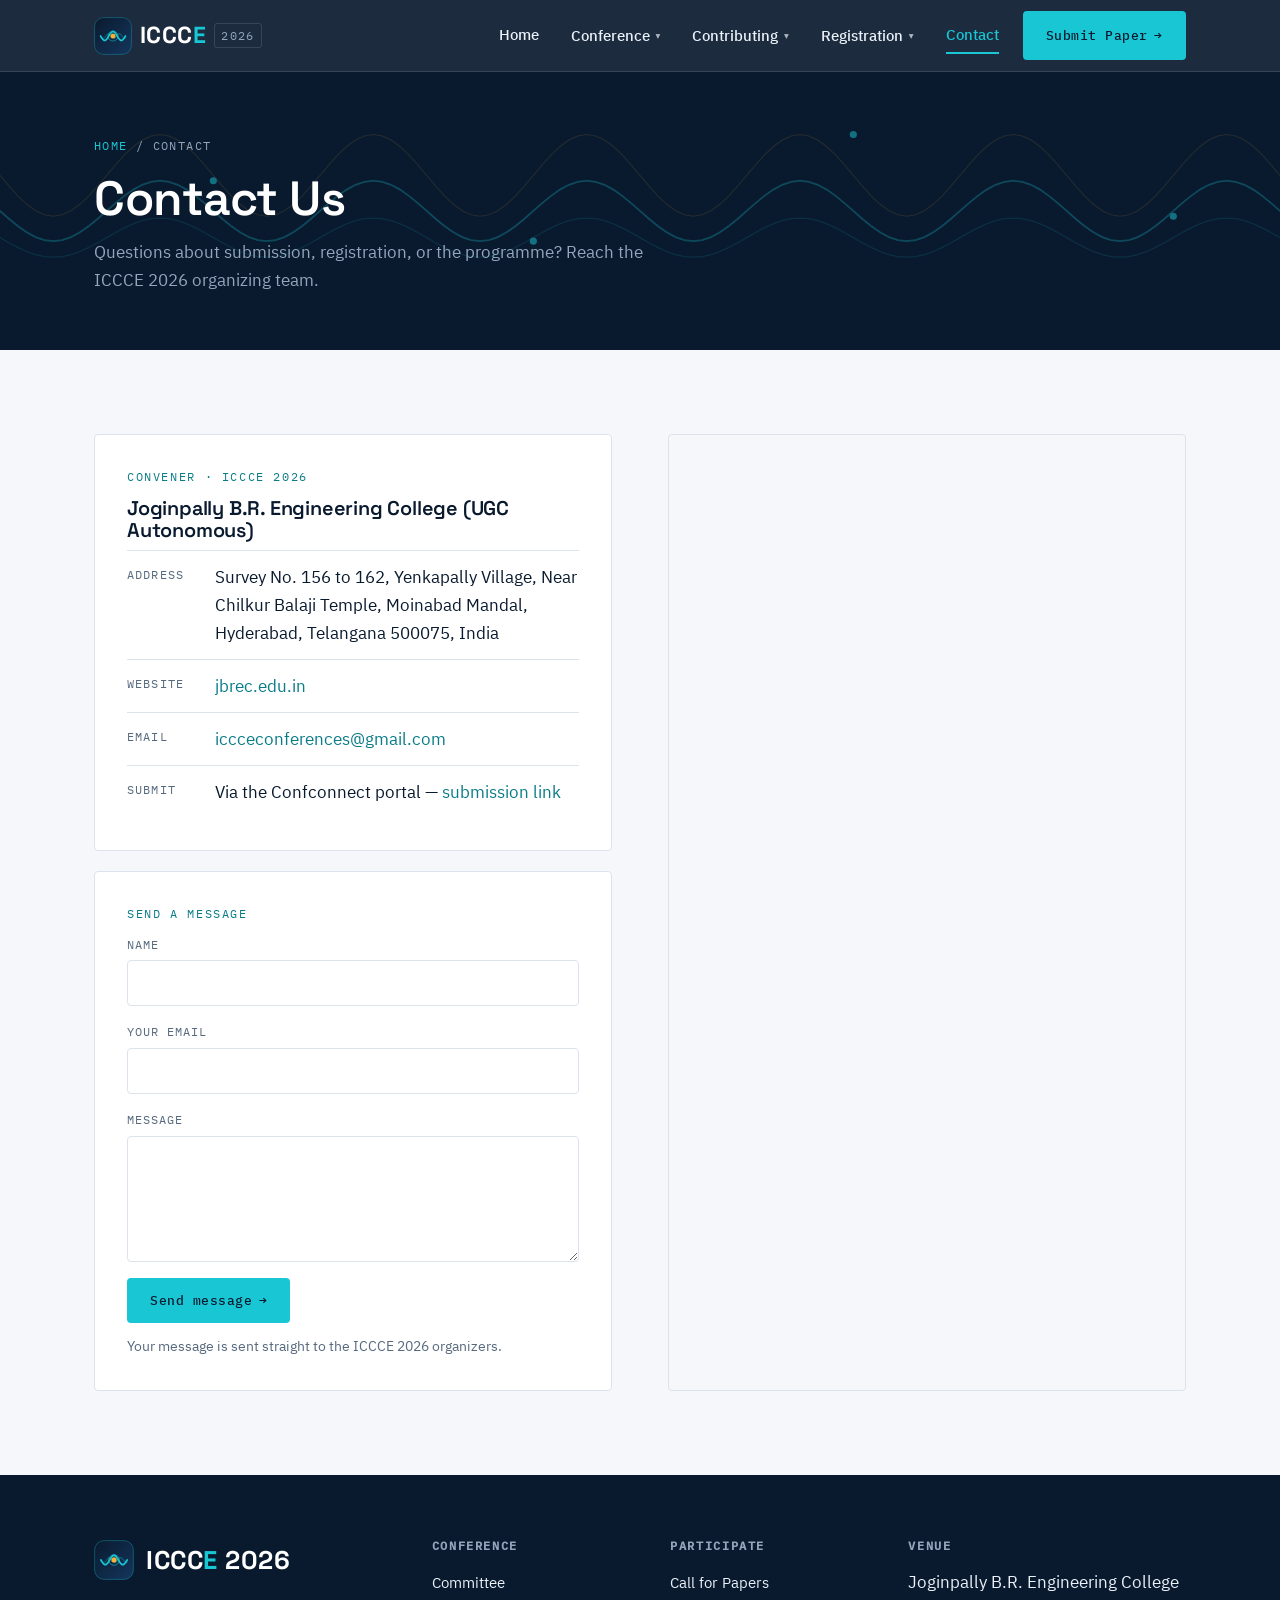
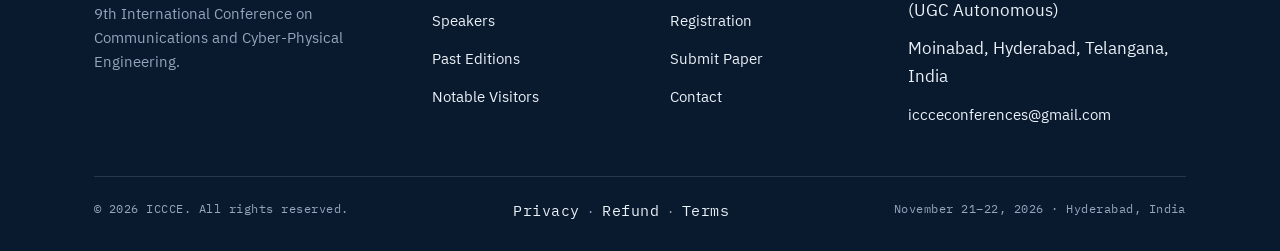
<file: contact.html>
<!DOCTYPE html>
<html lang="en">
<head>
  <meta charset="UTF-8" />
  <meta name="viewport" content="width=device-width, initial-scale=1" />
  <title>Contact — ICCCE 2026</title>
  <meta name="description" content="Contact the organizers of ICCCE 2026 at Joginpally B.R. Engineering College (UGC Autonomous), Hyderabad." />
  <meta name="theme-color" content="#0A1A2E" />
  <!-- Favicons & app icons -->
  <link rel="icon" href="assets/img/favicon.svg" type="image/svg+xml" />
  <link rel="icon" href="assets/img/favicon-32.png" sizes="32x32" type="image/png" />
  <link rel="apple-touch-icon" href="assets/img/apple-touch-icon.png" />
  <link rel="manifest" href="site.webmanifest" />
  <!-- Social share (set your real domain on the og:image/og:url before launch) -->
  <meta property="og:type" content="website" />
  <meta property="og:title" content="Contact — ICCCE 2026" />
  <meta property="og:description" content="Contact the organizers of ICCCE 2026 at Joginpally B.R. Engineering College (UGC Autonomous), Hyderabad." />
  <meta property="og:image" content="https://www.intcommcon.com/assets/img/og-cover.png" />
  <meta name="twitter:card" content="summary_large_image" />
  <meta name="twitter:title" content="Contact — ICCCE 2026" />
  <meta name="twitter:description" content="Contact the organizers of ICCCE 2026 at Joginpally B.R. Engineering College (UGC Autonomous), Hyderabad." />
  <meta name="twitter:image" content="https://www.intcommcon.com/assets/img/og-cover.png" />
  <link rel="stylesheet" href="assets/css/styles.css" />
</head>
<body data-page="contact">
  <div id="site-header"></div>
  <main id="main">
    <header class="page-head">
      <div class="page-head__wave js-wave"></div>
      <div class="container">
        <div class="crumb"><a href="index.html">Home</a> / Contact</div>
        <h1>Contact Us</h1>
        <p>Questions about submission, registration, or the programme? Reach the ICCCE 2026 organizing team.</p>
      </div>
    </header>

    <section class="section section--paper">
      <div class="container">
        <div class="split">
          <div>
            <div class="contact-card">
              <div class="role">Convener · ICCCE 2026</div>
              <h3>Joginpally B.R. Engineering College (UGC Autonomous)</h3>
              <div class="contact-row">
                <span class="lbl">Address</span>
                <span class="val">Survey No. 156 to 162, Yenkapally Village, Near Chilkur Balaji Temple, Moinabad Mandal, Hyderabad, Telangana 500075, India</span>
              </div>
              <div class="contact-row">
                <span class="lbl">Website</span>
                <span class="val"><a href="https://jbrec.edu.in/" target="_blank" rel="noopener">jbrec.edu.in</a></span>
              </div>
              <div class="contact-row">
                <span class="lbl">Email</span>
                <span class="val"><a href="mailto:iccceconferences@gmail.com">iccceconferences@gmail.com</a></span>
              </div>
              <div class="contact-row">
                <span class="lbl">Submit</span>
                <span class="val">Via the Confconnect portal — <a class="js-submit" href="#">submission link</a></span>
              </div>
            </div>

            <form class="contact-card" style="margin-top:20px" action="https://formsubmit.co/iccceconferences@gmail.com" method="POST">
              <div class="role">Send a Message</div>
              <!-- FormSubmit configuration -->
              <input type="hidden" name="_subject" value="New ICCCE 2026 enquiry" />
              <input type="hidden" name="_template" value="table" />
              <input type="hidden" name="_captcha" value="false" />
              <input type="hidden" name="_next" value="https://www.intcommcon.com/contact.html" />
              <!-- Honeypot anti-spam field (must stay empty; hidden from humans) -->
              <input type="text" name="_honey" style="display:none" tabindex="-1" autocomplete="off" />
              <div class="field">
                <label for="cf-name">Name</label>
                <input id="cf-name" name="name" type="text" autocomplete="name" required />
              </div>
              <div class="field">
                <label for="cf-email">Your email</label>
                <input id="cf-email" name="email" type="email" autocomplete="email" required />
              </div>
              <div class="field">
                <label for="cf-msg">Message</label>
                <textarea id="cf-msg" name="message" rows="5" required></textarea>
              </div>
              <button class="btn btn--primary btn--arrow" type="submit">Send message</button>
              <p id="cf-note" style="margin:12px 0 0;color:var(--muted);font-size:.88rem">Your message is sent straight to the ICCCE 2026 organizers.</p>
            </form>
          </div>

          <div class="map-frame">
            <iframe
              title="Map to Joginpally B.R. Engineering College (UGC Autonomous), Hyderabad"
              src="https://maps.google.com/maps?q=Joginpally%20B.R.%20Engineering%20College%2C%20Moinabad%2C%20Hyderabad&t=m&z=14&output=embed&iwloc=near"
              loading="lazy" referrerpolicy="no-referrer-when-downgrade"></iframe>
          </div>
        </div>
      </div>
    </section>
  </main>
  <div id="site-footer"></div>
  <script src="assets/js/main.js"></script>
</body>
</html>
</file>
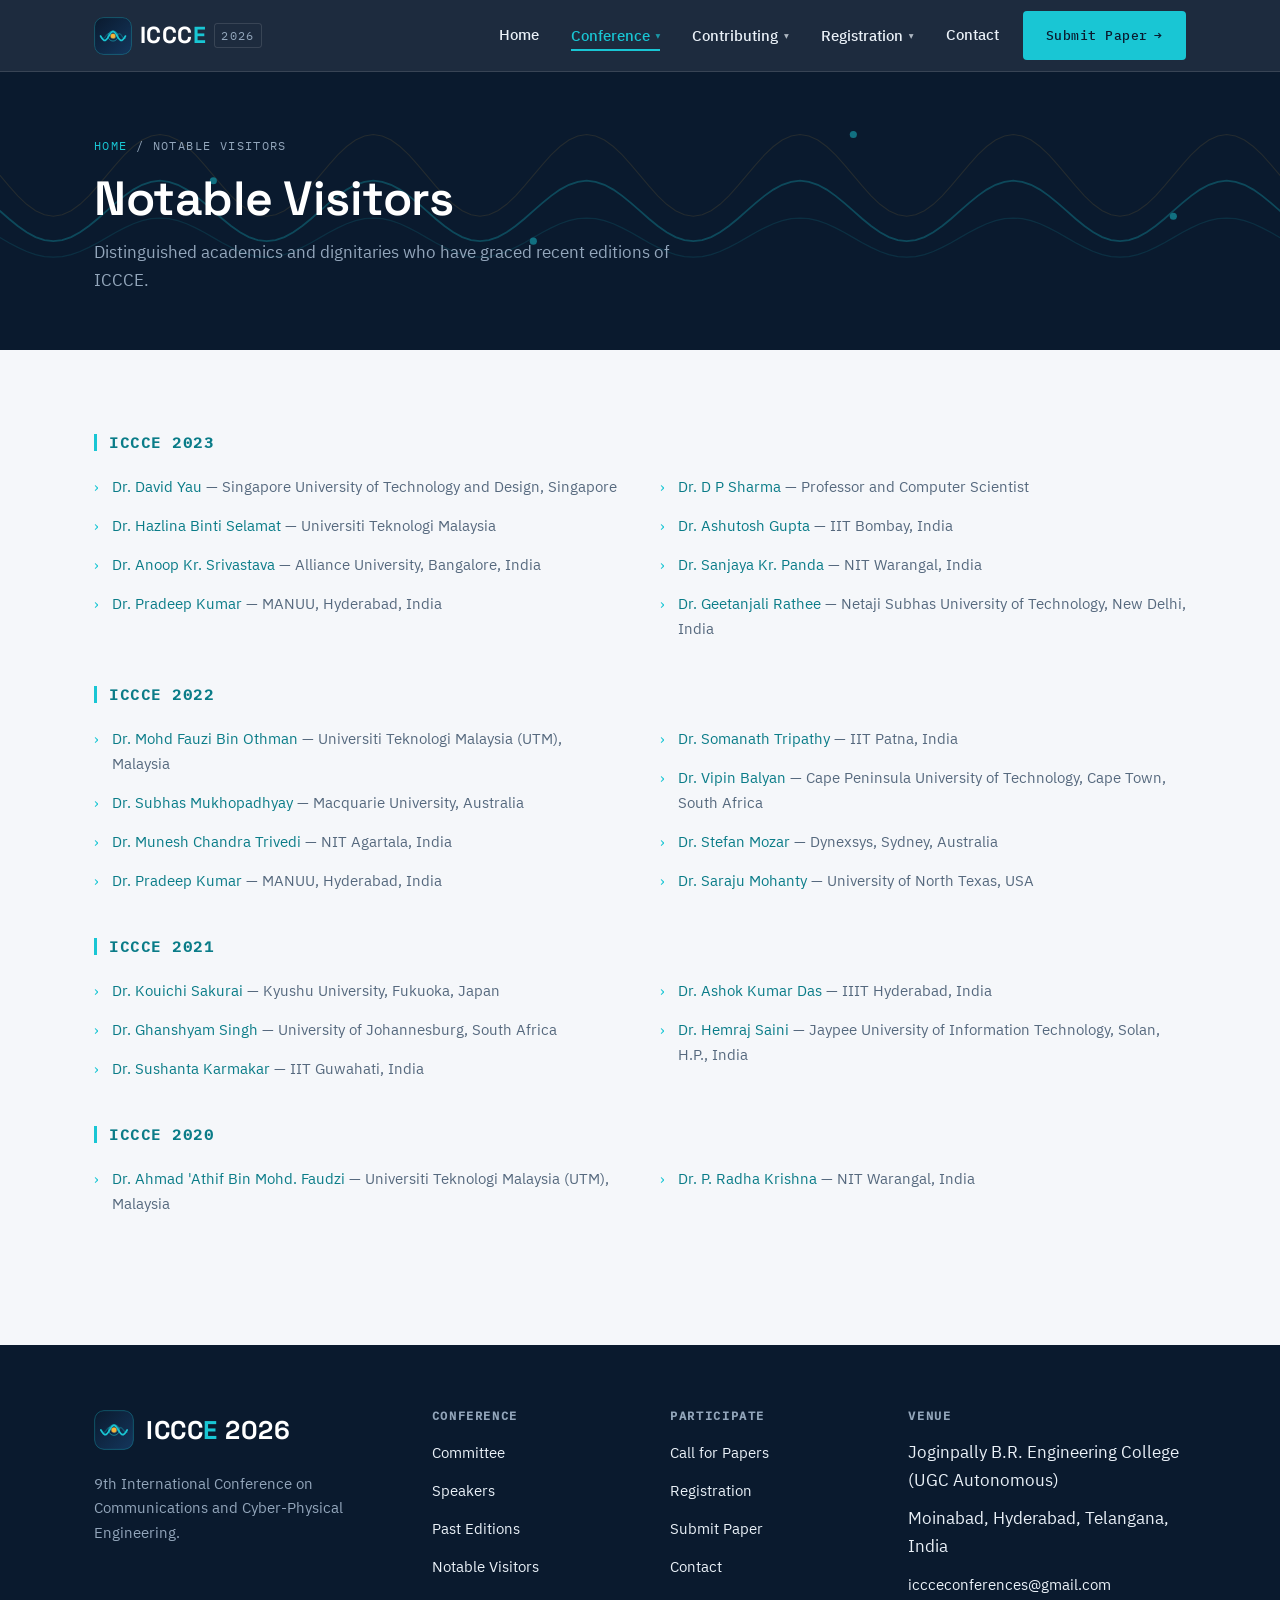
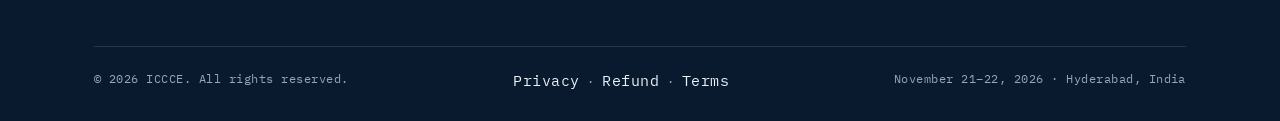
<file: notable-visitors.html>
<!DOCTYPE html>
<html lang="en">
<head>
  <meta charset="UTF-8" />
  <meta name="viewport" content="width=device-width, initial-scale=1" />
  <title>Notable Visitors — ICCCE 2026</title>
  <meta name="description" content="Distinguished visitors and dignitaries from recent editions of ICCCE." />
  <meta name="theme-color" content="#0A1A2E" />
  <!-- Favicons & app icons -->
  <link rel="icon" href="assets/img/favicon.svg" type="image/svg+xml" />
  <link rel="icon" href="assets/img/favicon-32.png" sizes="32x32" type="image/png" />
  <link rel="apple-touch-icon" href="assets/img/apple-touch-icon.png" />
  <link rel="manifest" href="site.webmanifest" />
  <!-- Social share (set your real domain on the og:image/og:url before launch) -->
  <meta property="og:type" content="website" />
  <meta property="og:title" content="Notable Visitors — ICCCE 2026" />
  <meta property="og:description" content="Distinguished visitors and dignitaries from recent editions of ICCCE." />
  <meta property="og:image" content="https://www.intcommcon.com/assets/img/og-cover.png" />
  <meta name="twitter:card" content="summary_large_image" />
  <meta name="twitter:title" content="Notable Visitors — ICCCE 2026" />
  <meta name="twitter:description" content="Distinguished visitors and dignitaries from recent editions of ICCCE." />
  <meta name="twitter:image" content="https://www.intcommcon.com/assets/img/og-cover.png" />
  <link rel="stylesheet" href="assets/css/styles.css" />
</head>
<body data-page="notable-visitors">
  <div id="site-header"></div>
  <main id="main">
    <header class="page-head">
      <div class="page-head__wave js-wave"></div>
      <div class="container">
        <div class="crumb"><a href="index.html">Home</a> / Notable Visitors</div>
        <h1>Notable Visitors</h1>
        <p>Distinguished academics and dignitaries who have graced recent editions of ICCCE.</p>
      </div>
    </header>

    <section class="section section--paper">
      <div class="container">

        <div class="visitor-block">
          <h2>ICCCE 2023</h2>
          <ul class="visitor-list">
            <li><a href="https://istd.sutd.edu.sg/people/faculty/david-yau/" target="_blank" rel="noopener">Dr. David Yau</a> <span class="aff">— Singapore University of Technology and Design, Singapore</span></li>
            <li><a href="http://hazlina.fke.utm.my/" target="_blank" rel="noopener">Dr. Hazlina Binti Selamat</a> <span class="aff">— Universiti Teknologi Malaysia</span></li>
            <li><a href="https://www.alliance.edu.in/faculty/dr-anoop-kumar-srivastava" target="_blank" rel="noopener">Dr. Anoop Kr. Srivastava</a> <span class="aff">— Alliance University, Bangalore, India</span></li>
            <li><a href="https://manuu.edu.in/dde/node/526" target="_blank" rel="noopener">Dr. Pradeep Kumar</a> <span class="aff">— MANUU, Hyderabad, India</span></li>
            <li><a href="https://dpsharma.org/" target="_blank" rel="noopener">Dr. D P Sharma</a> <span class="aff">— Professor and Computer Scientist</span></li>
            <li><a href="https://www.cse.iitb.ac.in/~akg/" target="_blank" rel="noopener">Dr. Ashutosh Gupta</a> <span class="aff">— IIT Bombay, India</span></li>
            <li><a href="https://wsdc.nitw.ac.in/facultynew/facultyprofile/id/17027" target="_blank" rel="noopener">Dr. Sanjaya Kr. Panda</a> <span class="aff">— NIT Warangal, India</span></li>
            <li><a href="http://www.nsut.ac.in/en/node/260" target="_blank" rel="noopener">Dr. Geetanjali Rathee</a> <span class="aff">— Netaji Subhas University of Technology, New Delhi, India</span></li>
          </ul>
        </div>

        <div class="visitor-block">
          <h2>ICCCE 2022</h2>
          <ul class="visitor-list">
            <li><a href="https://www.utm.my/directory/staff/mdfauzi" target="_blank" rel="noopener">Dr. Mohd Fauzi Bin Othman</a> <span class="aff">— Universiti Teknologi Malaysia (UTM), Malaysia</span></li>
            <li><a href="https://scholar.google.com/citations?user=bpwXxYEAAAAJ&hl=en" target="_blank" rel="noopener">Dr. Subhas Mukhopadhyay</a> <span class="aff">— Macquarie University, Australia</span></li>
            <li><a href="https://nita.irins.org/profile/240539" target="_blank" rel="noopener">Dr. Munesh Chandra Trivedi</a> <span class="aff">— NIT Agartala, India</span></li>
            <li><a href="https://manuu.edu.in/dde/node/526" target="_blank" rel="noopener">Dr. Pradeep Kumar</a> <span class="aff">— MANUU, Hyderabad, India</span></li>
            <li><a href="https://www.iitp.ac.in/index.php/the-institute/other-institute-functionary" target="_blank" rel="noopener">Dr. Somanath Tripathy</a> <span class="aff">— IIT Patna, India</span></li>
            <li><a href="https://scholar.google.co.in/citations?user=glDkNroAAAAJ&hl=en" target="_blank" rel="noopener">Dr. Vipin Balyan</a> <span class="aff">— Cape Peninsula University of Technology, Cape Town, South Africa</span></li>
            <li><a href="https://www.ieee.org/about/corporate/election/division6.html" target="_blank" rel="noopener">Dr. Stefan Mozar</a> <span class="aff">— Dynexsys, Sydney, Australia</span></li>
            <li><a href="https://www.smohanty.org/" target="_blank" rel="noopener">Dr. Saraju Mohanty</a> <span class="aff">— University of North Texas, USA</span></li>
          </ul>
        </div>

        <div class="visitor-block">
          <h2>ICCCE 2021</h2>
          <ul class="visitor-list">
            <li><a href="https://kyushu-u.pure.elsevier.com/en/persons/kouichi-sakurai" target="_blank" rel="noopener">Dr. Kouichi Sakurai</a> <span class="aff">— Kyushu University, Fukuoka, Japan</span></li>
            <li><a href="https://www.uj.ac.za/members/prof-ghanshyam-singh/" target="_blank" rel="noopener">Dr. Ghanshyam Singh</a> <span class="aff">— University of Johannesburg, South Africa</span></li>
            <li><a href="https://www.iitg.ac.in/sushantak/" target="_blank" rel="noopener">Dr. Sushanta Karmakar</a> <span class="aff">— IIT Guwahati, India</span></li>
            <li><a href="https://www.iiit.ac.in/people/faculty/ashokkdas/" target="_blank" rel="noopener">Dr. Ashok Kumar Das</a> <span class="aff">— IIIT Hyderabad, India</span></li>
            <li><a href="https://dituniversity.irins.org/profile/234150" target="_blank" rel="noopener">Dr. Hemraj Saini</a> <span class="aff">— Jaypee University of Information Technology, Solan, H.P., India</span></li>
          </ul>
        </div>

        <div class="visitor-block">
          <h2>ICCCE 2020</h2>
          <ul class="visitor-list">
            <li><a href="https://utmscholar.utm.my/Scholar/ScholarInfoDetails/10n0" target="_blank" rel="noopener">Dr. Ahmad 'Athif Bin Mohd. Faudzi</a> <span class="aff">— Universiti Teknologi Malaysia (UTM), Malaysia</span></li>
            <li><a href="https://wsdc.nitw.ac.in/facultynew/facultyprofile/id/16934" target="_blank" rel="noopener">Dr. P. Radha Krishna</a> <span class="aff">— NIT Warangal, India</span></li>
          </ul>
        </div>

      </div>
    </section>
  </main>
  <div id="site-footer"></div>
  <script src="assets/js/main.js"></script>
</body>
</html>
</file>
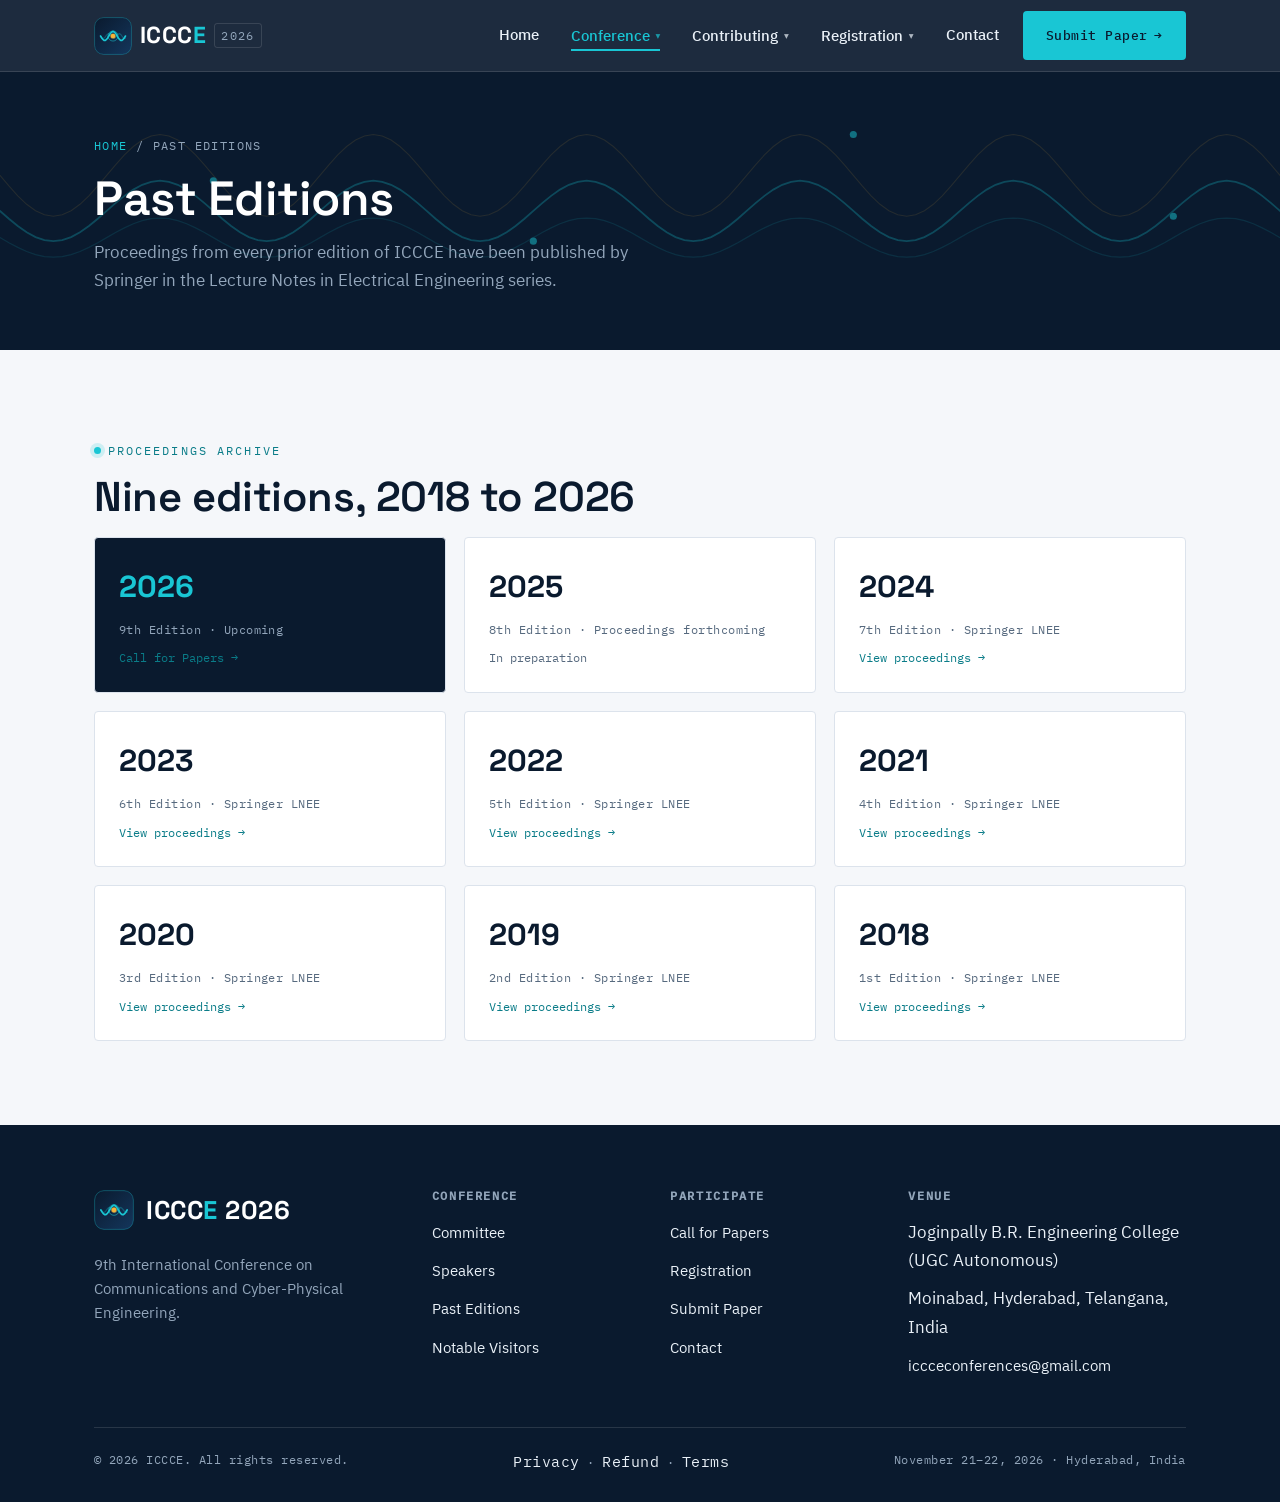
<file: past-editions.html>
<!DOCTYPE html>
<html lang="en">
<head>
  <meta charset="UTF-8" />
  <meta name="viewport" content="width=device-width, initial-scale=1" />
  <title>Past Editions — ICCCE 2026</title>
  <meta name="description" content="Springer proceedings from every prior edition of ICCCE, 2018 to date." />
  <meta name="theme-color" content="#0A1A2E" />
  <!-- Favicons & app icons -->
  <link rel="icon" href="assets/img/favicon.svg" type="image/svg+xml" />
  <link rel="icon" href="assets/img/favicon-32.png" sizes="32x32" type="image/png" />
  <link rel="apple-touch-icon" href="assets/img/apple-touch-icon.png" />
  <link rel="manifest" href="site.webmanifest" />
  <!-- Social share (set your real domain on the og:image/og:url before launch) -->
  <meta property="og:type" content="website" />
  <meta property="og:title" content="Past Editions — ICCCE 2026" />
  <meta property="og:description" content="Springer proceedings from every prior edition of ICCCE, 2018 to date." />
  <meta property="og:image" content="https://www.intcommcon.com/assets/img/og-cover.png" />
  <meta name="twitter:card" content="summary_large_image" />
  <meta name="twitter:title" content="Past Editions — ICCCE 2026" />
  <meta name="twitter:description" content="Springer proceedings from every prior edition of ICCCE, 2018 to date." />
  <meta name="twitter:image" content="https://www.intcommcon.com/assets/img/og-cover.png" />
  <link rel="stylesheet" href="assets/css/styles.css" />
</head>
<body data-page="past-editions">
  <div id="site-header"></div>
  <main id="main">
    <header class="page-head">
      <div class="page-head__wave js-wave"></div>
      <div class="container">
        <div class="crumb"><a href="index.html">Home</a> / Past Editions</div>
        <h1>Past Editions</h1>
        <p>Proceedings from every prior edition of ICCCE have been published by Springer in the Lecture Notes in Electrical Engineering series.</p>
      </div>
    </header>

    <section class="section section--paper">
      <div class="container">
        <span class="eyebrow">Proceedings Archive</span>
        <h2 class="section-title">Nine editions, 2018 to 2026</h2>
        <ul class="editions" style="margin-top:8px">

          <li class="edition edition--current">
            <span class="edition__yr">2026</span>
            <span class="edition__meta">9th Edition · Upcoming</span>
            <a class="edition__link" href="call-for-papers.html">Call for Papers →</a>
          </li>

          <li class="edition">
            <span class="edition__yr">2025</span>
            <span class="edition__meta">8th Edition · Proceedings forthcoming</span>
            <span class="edition__link" style="color:var(--muted)">In preparation</span>
          </li>

          <li class="edition">
            <span class="edition__yr">2024</span>
            <span class="edition__meta">7th Edition · Springer LNEE</span>
            <a class="edition__link" href="https://link.springer.com/book/10.1007/978-981-95-0269-1" target="_blank" rel="noopener">View proceedings →</a>
          </li>

          <li class="edition">
            <span class="edition__yr">2023</span>
            <span class="edition__meta">6th Edition · Springer LNEE</span>
            <a class="edition__link" href="https://link.springer.com/book/9789819971367" target="_blank" rel="noopener">View proceedings →</a>
          </li>

          <li class="edition">
            <span class="edition__yr">2022</span>
            <span class="edition__meta">5th Edition · Springer LNEE</span>
            <a class="edition__link" href="https://link.springer.com/book/9789811980855" target="_blank" rel="noopener">View proceedings →</a>
          </li>

          <li class="edition">
            <span class="edition__yr">2021</span>
            <span class="edition__meta">4th Edition · Springer LNEE</span>
            <a class="edition__link" href="https://link.springer.com/book/10.1007/978-981-16-7985-8" target="_blank" rel="noopener">View proceedings →</a>
          </li>

          <li class="edition">
            <span class="edition__yr">2020</span>
            <span class="edition__meta">3rd Edition · Springer LNEE</span>
            <a class="edition__link" href="https://link.springer.com/book/10.1007/978-981-15-7961-5" target="_blank" rel="noopener">View proceedings →</a>
          </li>

          <li class="edition">
            <span class="edition__yr">2019</span>
            <span class="edition__meta">2nd Edition · Springer LNEE</span>
            <a class="edition__link" href="https://link.springer.com/book/10.1007/978-981-13-8715-9" target="_blank" rel="noopener">View proceedings →</a>
          </li>

          <li class="edition">
            <span class="edition__yr">2018</span>
            <span class="edition__meta">1st Edition · Springer LNEE</span>
            <a class="edition__link" href="https://link.springer.com/book/10.1007/978-981-13-0212-1" target="_blank" rel="noopener">View proceedings →</a>
          </li>

        </ul>
      </div>
    </section>
  </main>
  <div id="site-footer"></div>
  <script src="assets/js/main.js"></script>
</body>
</html>
</file>
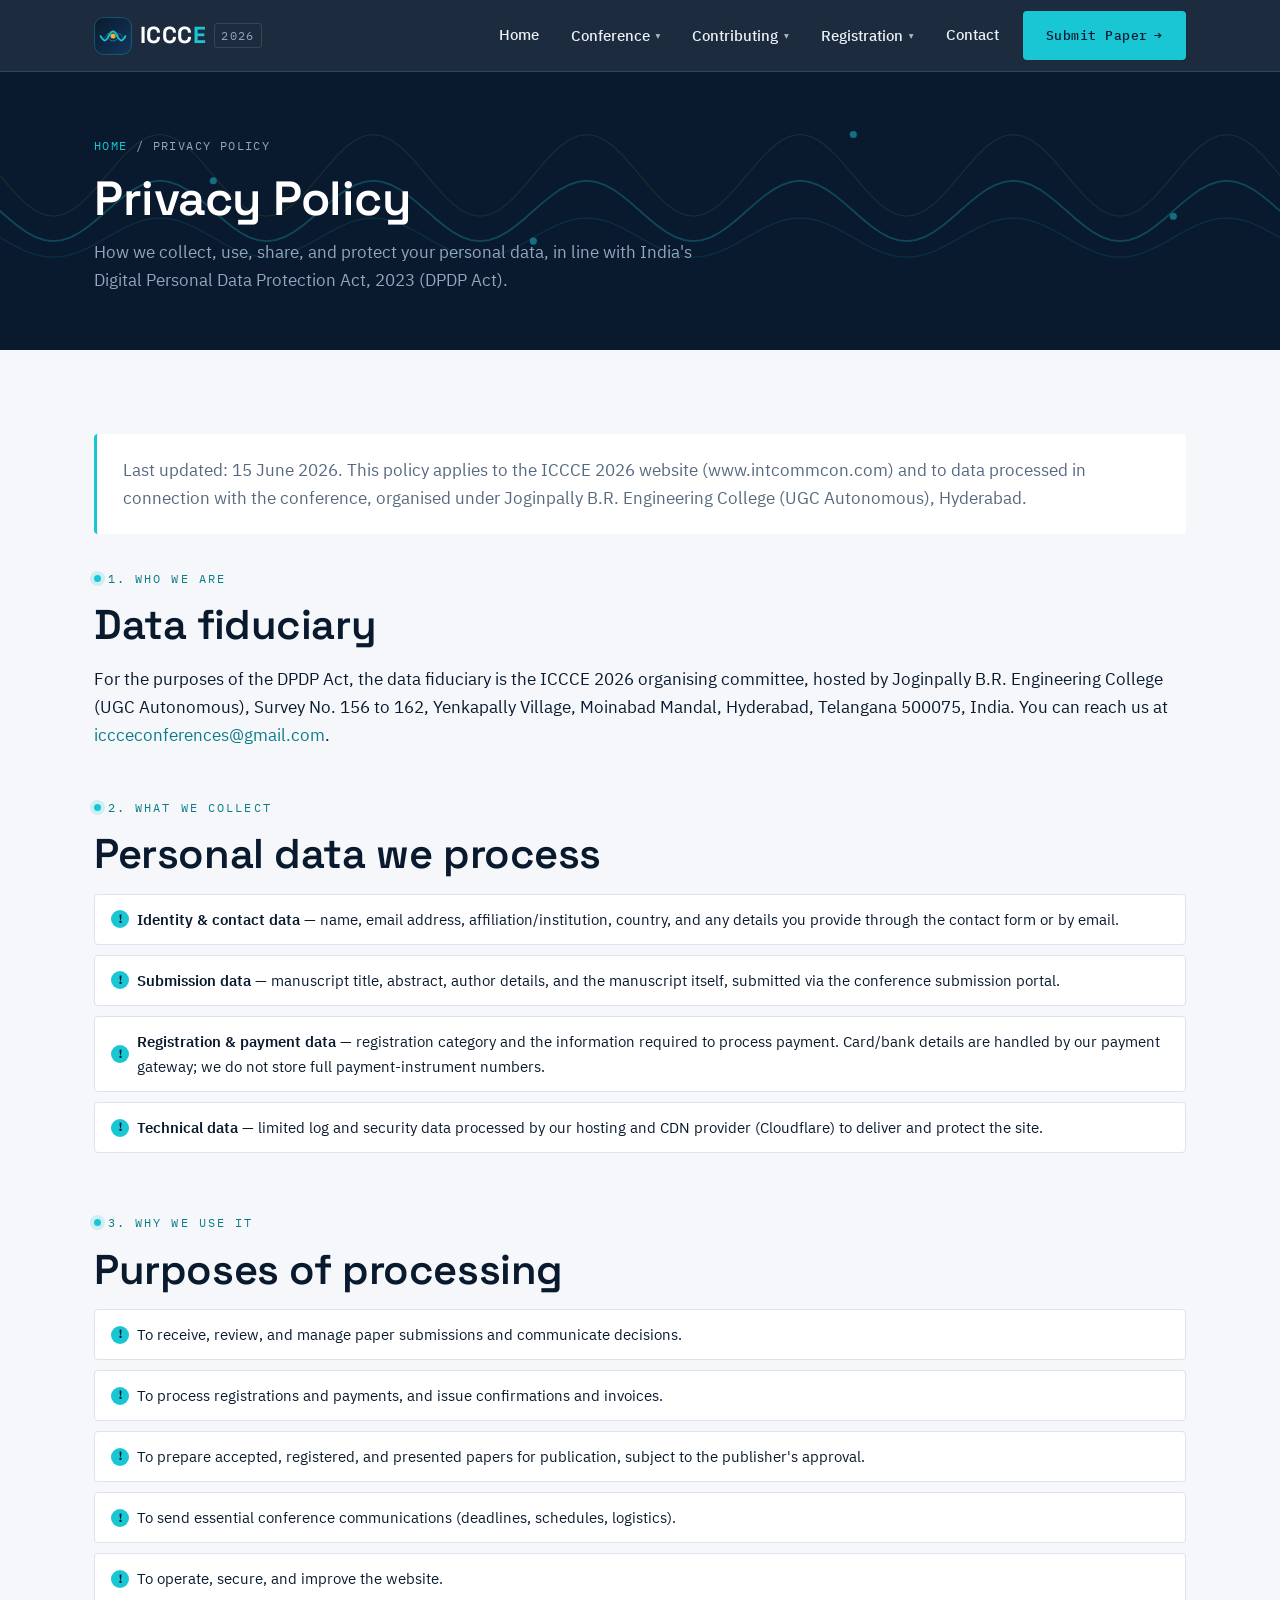
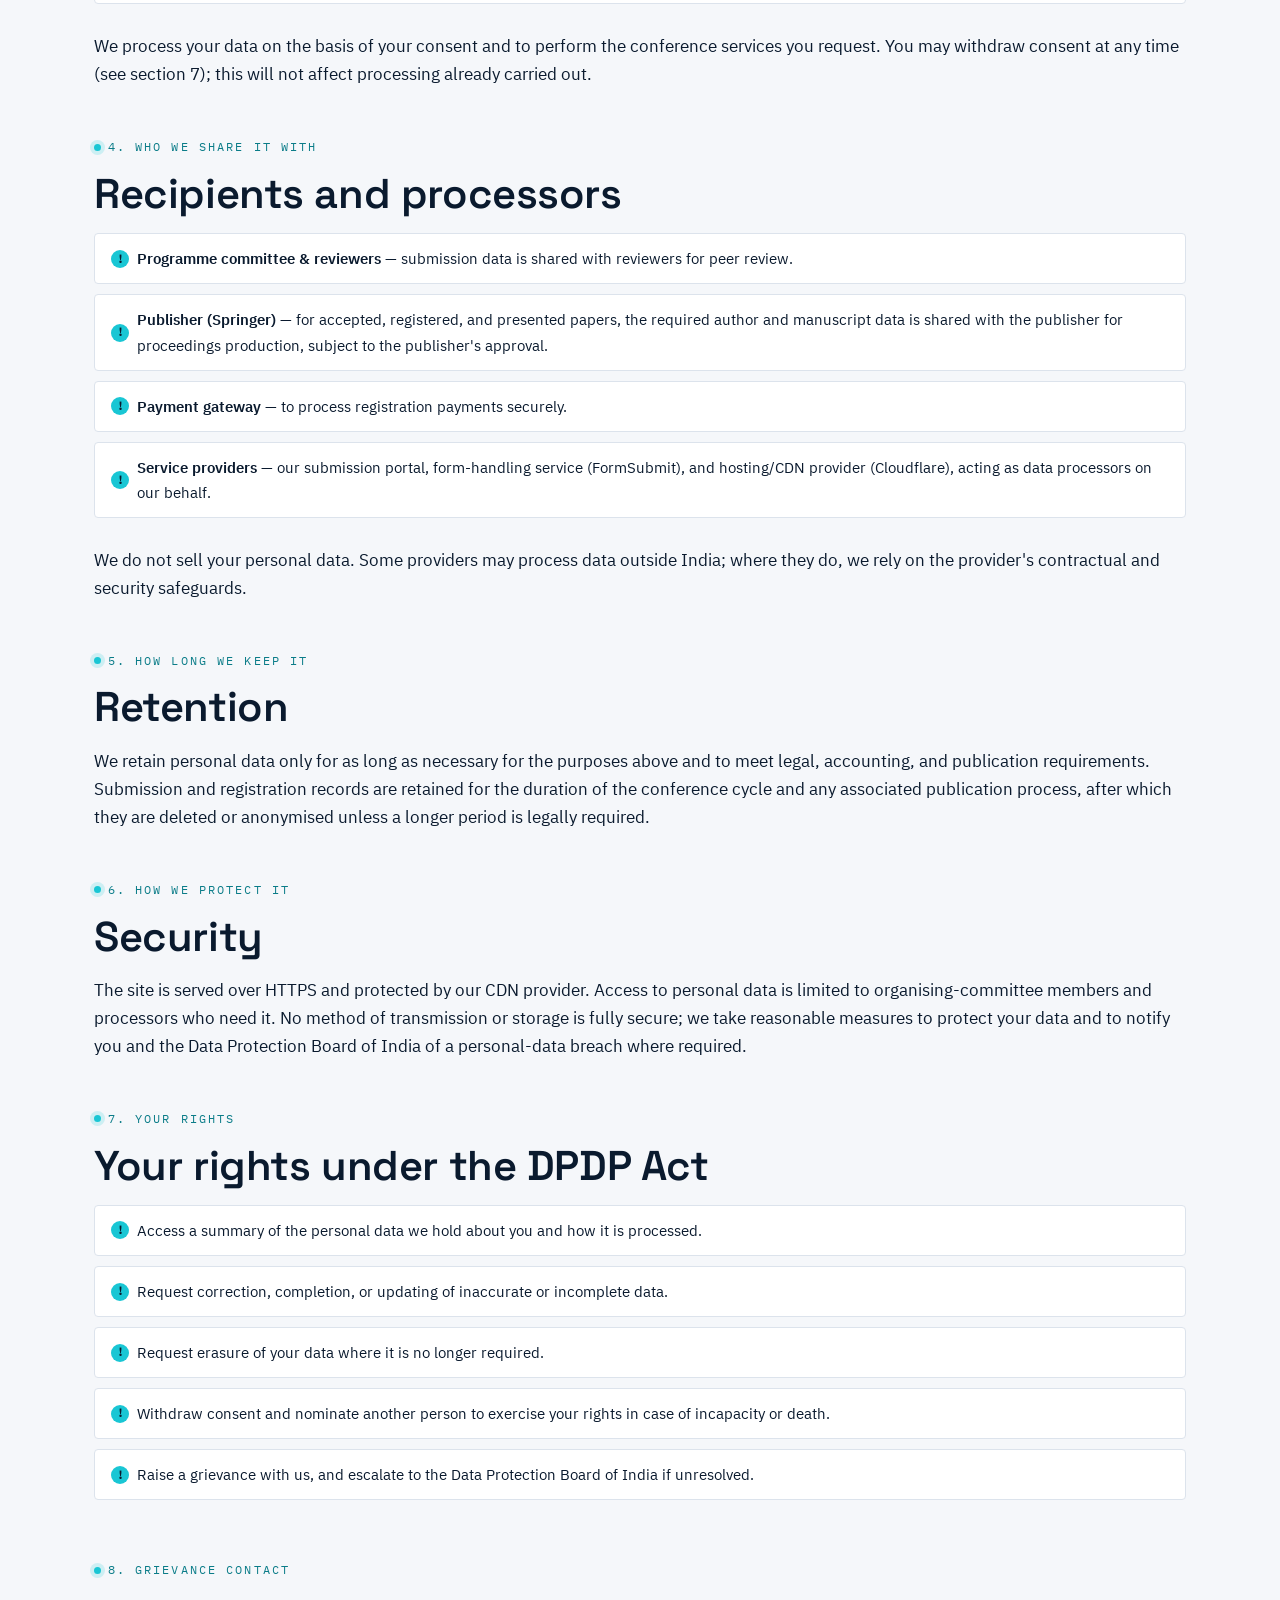
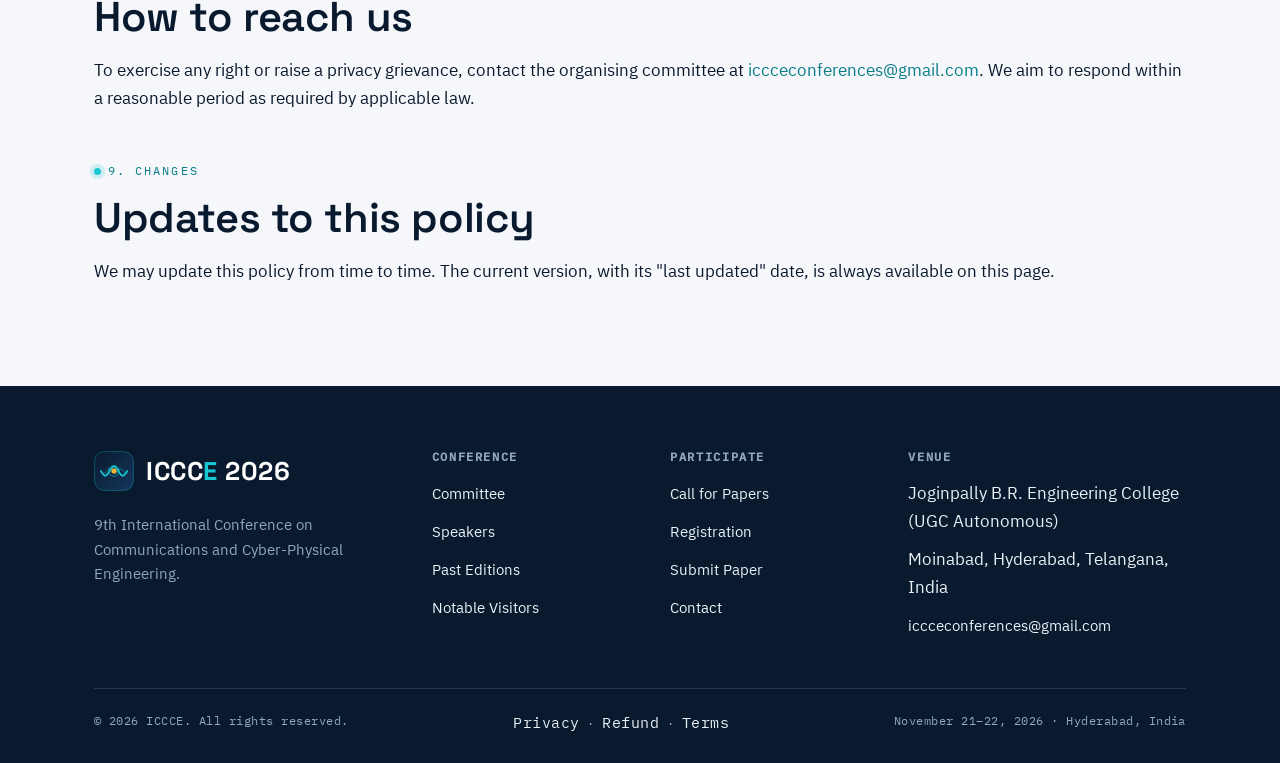
<file: privacy.html>
<!DOCTYPE html>
<html lang="en">
<head>
  <meta charset="UTF-8" />
  <meta name="viewport" content="width=device-width, initial-scale=1" />
  <title>Privacy Policy — ICCCE 2026</title>
  <meta name="description" content="How ICCCE 2026 collects, uses, and protects personal data, in line with India's Digital Personal Data Protection Act, 2023." />
  <meta name="theme-color" content="#0A1A2E" />
  <link rel="icon" href="assets/img/favicon.svg" type="image/svg+xml" />
  <link rel="icon" href="assets/img/favicon-32.png" sizes="32x32" type="image/png" />
  <link rel="apple-touch-icon" href="assets/img/apple-touch-icon.png" />
  <link rel="manifest" href="site.webmanifest" />
  <meta property="og:type" content="website" />
  <meta property="og:title" content="Privacy Policy — ICCCE 2026" />
  <meta property="og:description" content="How ICCCE 2026 collects, uses, and protects personal data, in line with India's Digital Personal Data Protection Act, 2023." />
  <meta property="og:image" content="https://www.intcommcon.com/assets/img/og-cover.png" />
  <meta name="twitter:card" content="summary_large_image" />
  <meta name="twitter:title" content="Privacy Policy — ICCCE 2026" />
  <meta name="twitter:description" content="How ICCCE 2026 collects, uses, and protects personal data, in line with India's Digital Personal Data Protection Act, 2023." />
  <meta name="twitter:image" content="https://www.intcommcon.com/assets/img/og-cover.png" />
  <link rel="stylesheet" href="assets/css/styles.css" />
</head>
<body data-page="privacy">
  <div id="site-header"></div>
  <main id="main">
    <header class="page-head">
      <div class="page-head__wave js-wave"></div>
      <div class="container">
        <div class="crumb"><a href="index.html">Home</a> / Privacy Policy</div>
        <h1>Privacy Policy</h1>
        <p>How we collect, use, share, and protect your personal data, in line with India's Digital Personal Data Protection Act, 2023 (DPDP Act).</p>
      </div>
    </header>

    <section class="section section--paper">
      <div class="container">
        <div class="scope-note" style="margin-bottom:28px">
          <p style="margin:0">Last updated: 15 June 2026. This policy applies to the ICCCE 2026 website (www.intcommcon.com) and to data processed in connection with the conference, organised under Joginpally B.R. Engineering College (UGC Autonomous), Hyderabad.</p>
        </div>

        <span class="eyebrow">1. Who we are</span>
        <h2 class="section-title">Data fiduciary</h2>
        <p>For the purposes of the DPDP Act, the data fiduciary is the ICCCE 2026 organising committee, hosted by Joginpally B.R. Engineering College (UGC Autonomous), Survey No. 156 to 162, Yenkapally Village, Moinabad Mandal, Hyderabad, Telangana 500075, India. You can reach us at <a href="mailto:iccceconferences@gmail.com">iccceconferences@gmail.com</a>.</p>

        <span class="eyebrow" style="margin-top:32px">2. What we collect</span>
        <h2 class="section-title">Personal data we process</h2>
        <ul class="notice-list">
          <li><strong>Identity &amp; contact data</strong> — name, email address, affiliation/institution, country, and any details you provide through the contact form or by email.</li>
          <li><strong>Submission data</strong> — manuscript title, abstract, author details, and the manuscript itself, submitted via the conference submission portal.</li>
          <li><strong>Registration &amp; payment data</strong> — registration category and the information required to process payment. Card/bank details are handled by our payment gateway; we do not store full payment-instrument numbers.</li>
          <li><strong>Technical data</strong> — limited log and security data processed by our hosting and CDN provider (Cloudflare) to deliver and protect the site.</li>
        </ul>

        <span class="eyebrow" style="margin-top:32px">3. Why we use it</span>
        <h2 class="section-title">Purposes of processing</h2>
        <ul class="notice-list">
          <li>To receive, review, and manage paper submissions and communicate decisions.</li>
          <li>To process registrations and payments, and issue confirmations and invoices.</li>
          <li>To prepare accepted, registered, and presented papers for publication, subject to the publisher's approval.</li>
          <li>To send essential conference communications (deadlines, schedules, logistics).</li>
          <li>To operate, secure, and improve the website.</li>
        </ul>
        <p>We process your data on the basis of your consent and to perform the conference services you request. You may withdraw consent at any time (see section 7); this will not affect processing already carried out.</p>

        <span class="eyebrow" style="margin-top:32px">4. Who we share it with</span>
        <h2 class="section-title">Recipients and processors</h2>
        <ul class="notice-list">
          <li><strong>Programme committee &amp; reviewers</strong> — submission data is shared with reviewers for peer review.</li>
          <li><strong>Publisher (Springer)</strong> — for accepted, registered, and presented papers, the required author and manuscript data is shared with the publisher for proceedings production, subject to the publisher's approval.</li>
          <li><strong>Payment gateway</strong> — to process registration payments securely.</li>
          <li><strong>Service providers</strong> — our submission portal, form-handling service (FormSubmit), and hosting/CDN provider (Cloudflare), acting as data processors on our behalf.</li>
        </ul>
        <p>We do not sell your personal data. Some providers may process data outside India; where they do, we rely on the provider's contractual and security safeguards.</p>

        <span class="eyebrow" style="margin-top:32px">5. How long we keep it</span>
        <h2 class="section-title">Retention</h2>
        <p>We retain personal data only for as long as necessary for the purposes above and to meet legal, accounting, and publication requirements. Submission and registration records are retained for the duration of the conference cycle and any associated publication process, after which they are deleted or anonymised unless a longer period is legally required.</p>

        <span class="eyebrow" style="margin-top:32px">6. How we protect it</span>
        <h2 class="section-title">Security</h2>
        <p>The site is served over HTTPS and protected by our CDN provider. Access to personal data is limited to organising-committee members and processors who need it. No method of transmission or storage is fully secure; we take reasonable measures to protect your data and to notify you and the Data Protection Board of India of a personal-data breach where required.</p>

        <span class="eyebrow" style="margin-top:32px">7. Your rights</span>
        <h2 class="section-title">Your rights under the DPDP Act</h2>
        <ul class="notice-list">
          <li>Access a summary of the personal data we hold about you and how it is processed.</li>
          <li>Request correction, completion, or updating of inaccurate or incomplete data.</li>
          <li>Request erasure of your data where it is no longer required.</li>
          <li>Withdraw consent and nominate another person to exercise your rights in case of incapacity or death.</li>
          <li>Raise a grievance with us, and escalate to the Data Protection Board of India if unresolved.</li>
        </ul>

        <span class="eyebrow" style="margin-top:32px">8. Grievance contact</span>
        <h2 class="section-title">How to reach us</h2>
        <p>To exercise any right or raise a privacy grievance, contact the organising committee at <a href="mailto:iccceconferences@gmail.com">iccceconferences@gmail.com</a>. We aim to respond within a reasonable period as required by applicable law.</p>

        <span class="eyebrow" style="margin-top:32px">9. Changes</span>
        <h2 class="section-title">Updates to this policy</h2>
        <p>We may update this policy from time to time. The current version, with its "last updated" date, is always available on this page.</p>
      </div>
    </section>
  </main>
  <div id="site-footer"></div>
  <script src="assets/js/main.js"></script>
</body>
</html>
</file>
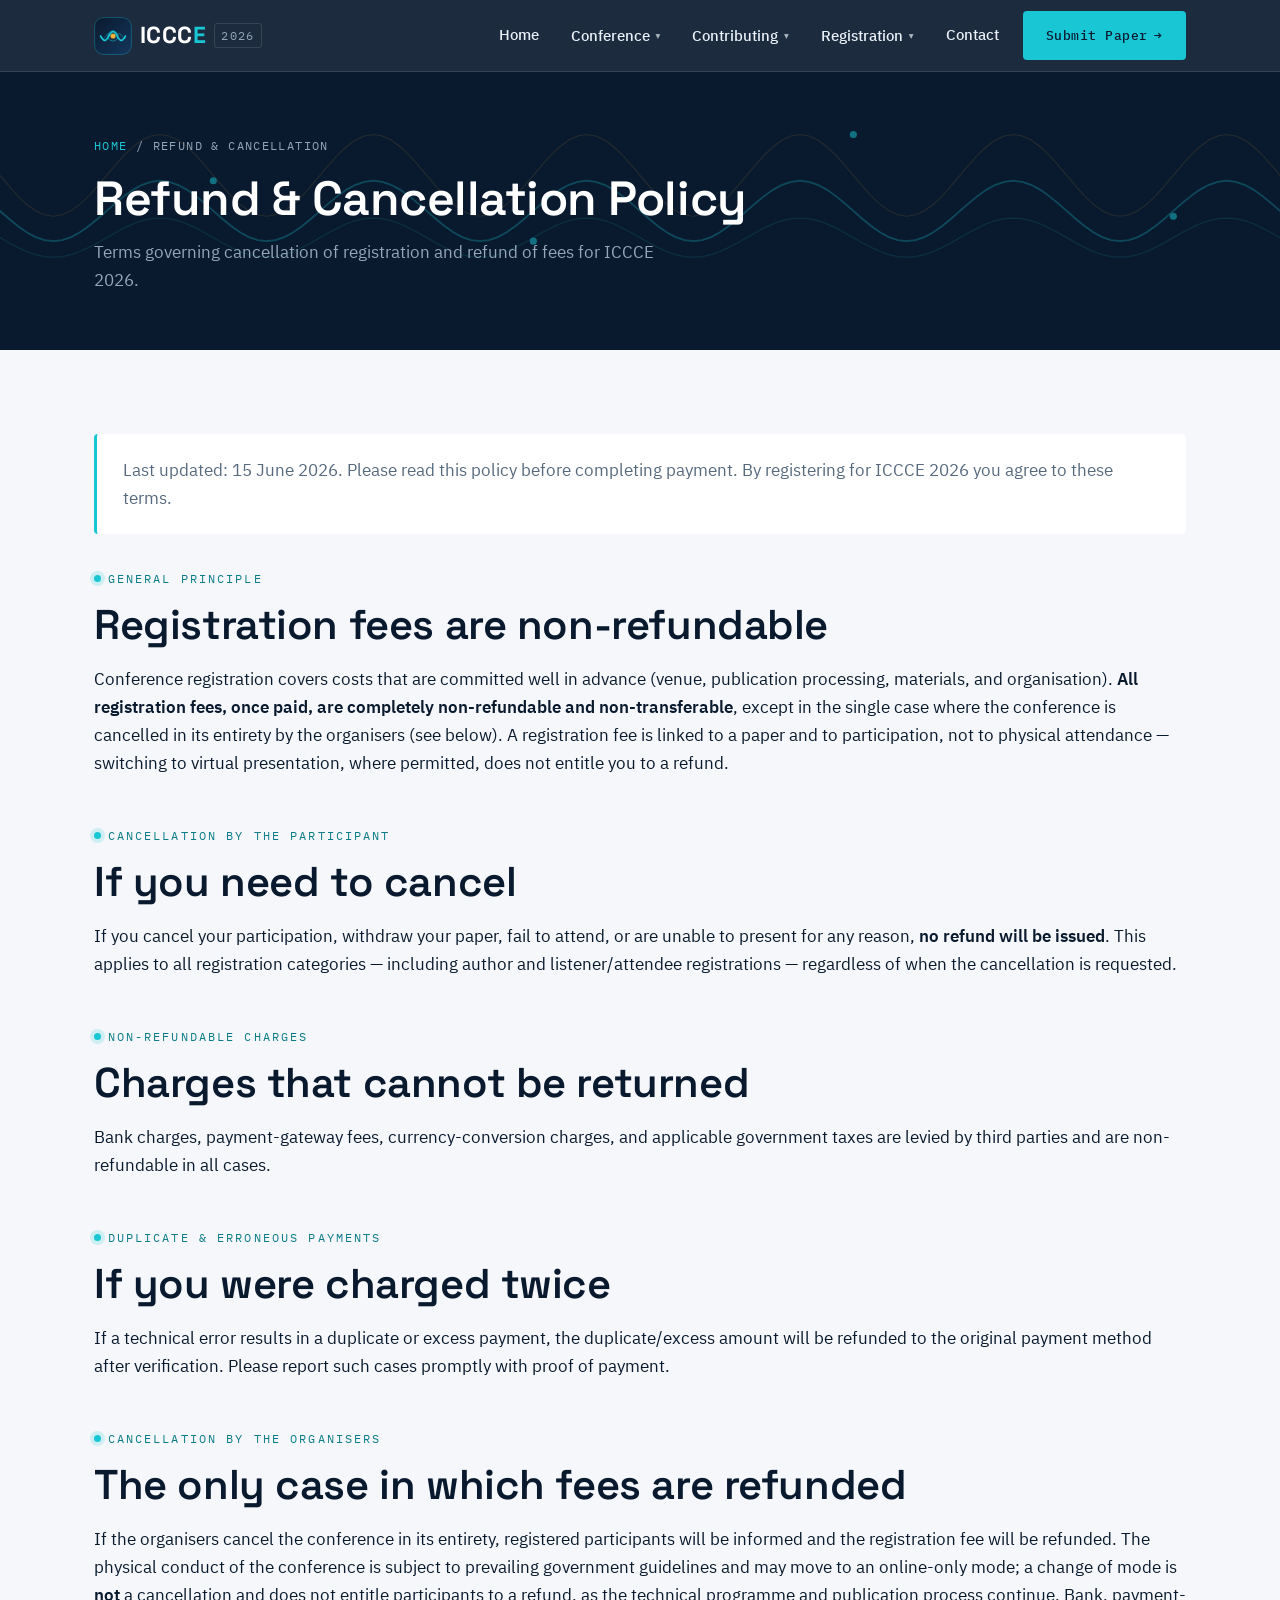
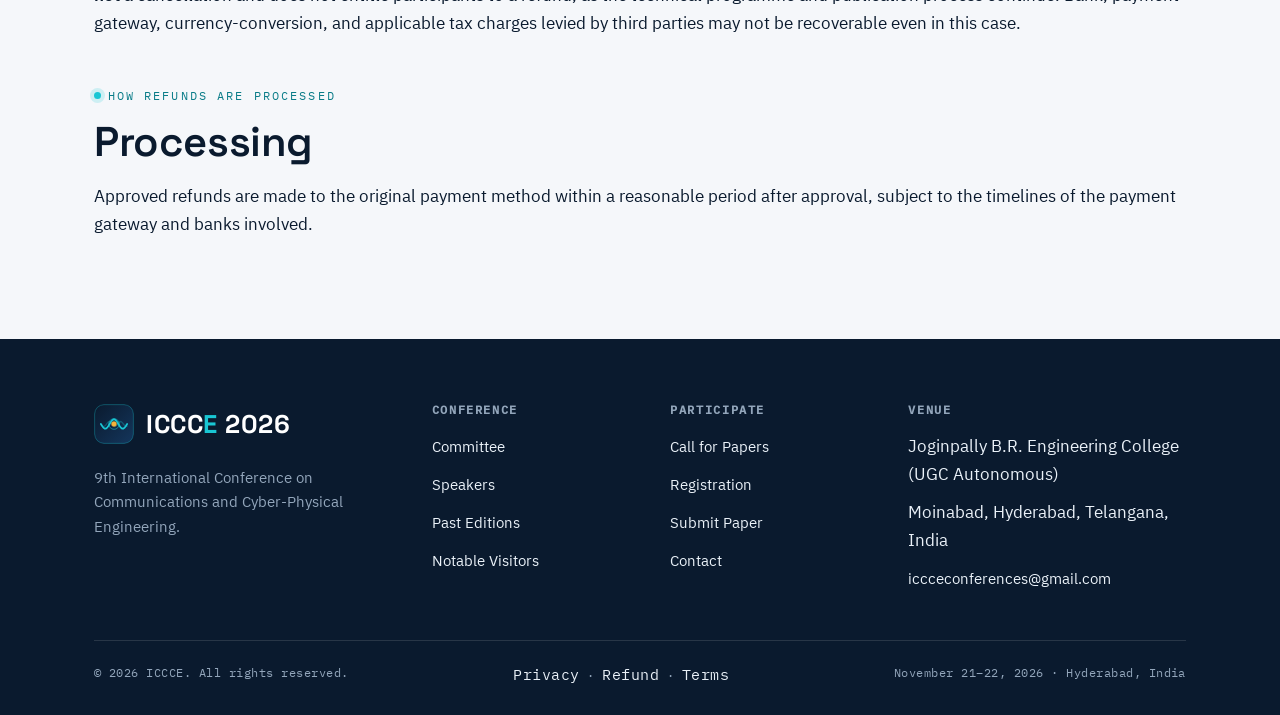
<file: refund.html>
<!DOCTYPE html>
<html lang="en">
<head>
  <meta charset="UTF-8" />
  <meta name="viewport" content="width=device-width, initial-scale=1" />
  <title>Refund &amp; Cancellation Policy — ICCCE 2026</title>
  <meta name="description" content="Registration refund and cancellation terms for ICCCE 2026." />
  <meta name="theme-color" content="#0A1A2E" />
  <link rel="icon" href="assets/img/favicon.svg" type="image/svg+xml" />
  <link rel="icon" href="assets/img/favicon-32.png" sizes="32x32" type="image/png" />
  <link rel="apple-touch-icon" href="assets/img/apple-touch-icon.png" />
  <link rel="manifest" href="site.webmanifest" />
  <meta property="og:type" content="website" />
  <meta property="og:title" content="Refund &amp; Cancellation Policy — ICCCE 2026" />
  <meta property="og:description" content="Registration refund and cancellation terms for ICCCE 2026." />
  <meta property="og:image" content="https://www.intcommcon.com/assets/img/og-cover.png" />
  <meta name="twitter:card" content="summary_large_image" />
  <meta name="twitter:title" content="Refund &amp; Cancellation Policy — ICCCE 2026" />
  <meta name="twitter:description" content="Registration refund and cancellation terms for ICCCE 2026." />
  <meta name="twitter:image" content="https://www.intcommcon.com/assets/img/og-cover.png" />
  <link rel="stylesheet" href="assets/css/styles.css" />
</head>
<body data-page="refund">
  <div id="site-header"></div>
  <main id="main">
    <header class="page-head">
      <div class="page-head__wave js-wave"></div>
      <div class="container">
        <div class="crumb"><a href="index.html">Home</a> / Refund &amp; Cancellation</div>
        <h1>Refund &amp; Cancellation Policy</h1>
        <p>Terms governing cancellation of registration and refund of fees for ICCCE 2026.</p>
      </div>
    </header>

    <section class="section section--paper">
      <div class="container">
        <div class="scope-note" style="margin-bottom:28px">
          <p style="margin:0">Last updated: 15 June 2026. Please read this policy before completing payment. By registering for ICCCE 2026 you agree to these terms.</p>
        </div>

        <span class="eyebrow">General principle</span>
        <h2 class="section-title">Registration fees are non-refundable</h2>
        <p>Conference registration covers costs that are committed well in advance (venue, publication processing, materials, and organisation). <strong>All registration fees, once paid, are completely non-refundable and non-transferable</strong>, except in the single case where the conference is cancelled in its entirety by the organisers (see below). A registration fee is linked to a paper and to participation, not to physical attendance — switching to virtual presentation, where permitted, does not entitle you to a refund.</p>

        <span class="eyebrow" style="margin-top:32px">Cancellation by the participant</span>
        <h2 class="section-title">If you need to cancel</h2>
        <p>If you cancel your participation, withdraw your paper, fail to attend, or are unable to present for any reason, <strong>no refund will be issued</strong>. This applies to all registration categories — including author and listener/attendee registrations — regardless of when the cancellation is requested.</p>

        <span class="eyebrow" style="margin-top:32px">Non-refundable charges</span>
        <h2 class="section-title">Charges that cannot be returned</h2>
        <p>Bank charges, payment-gateway fees, currency-conversion charges, and applicable government taxes are levied by third parties and are non-refundable in all cases.</p>

        <span class="eyebrow" style="margin-top:32px">Duplicate &amp; erroneous payments</span>
        <h2 class="section-title">If you were charged twice</h2>
        <p>If a technical error results in a duplicate or excess payment, the duplicate/excess amount will be refunded to the original payment method after verification. Please report such cases promptly with proof of payment.</p>

        <span class="eyebrow" style="margin-top:32px">Cancellation by the organisers</span>
        <h2 class="section-title">The only case in which fees are refunded</h2>
        <p>If the organisers cancel the conference in its entirety, registered participants will be informed and the registration fee will be refunded. The physical conduct of the conference is subject to prevailing government guidelines and may move to an online-only mode; a change of mode is <strong>not</strong> a cancellation and does not entitle participants to a refund, as the technical programme and publication process continue. Bank, payment-gateway, currency-conversion, and applicable tax charges levied by third parties may not be recoverable even in this case.</p>

        <span class="eyebrow" style="margin-top:32px">How refunds are processed</span>
        <h2 class="section-title">Processing</h2>
        <p>Approved refunds are made to the original payment method within a reasonable period after approval, subject to the timelines of the payment gateway and banks involved.</p>
      </div>
    </section>
  </main>
  <div id="site-footer"></div>
  <script src="assets/js/main.js"></script>
</body>
</html>
</file>
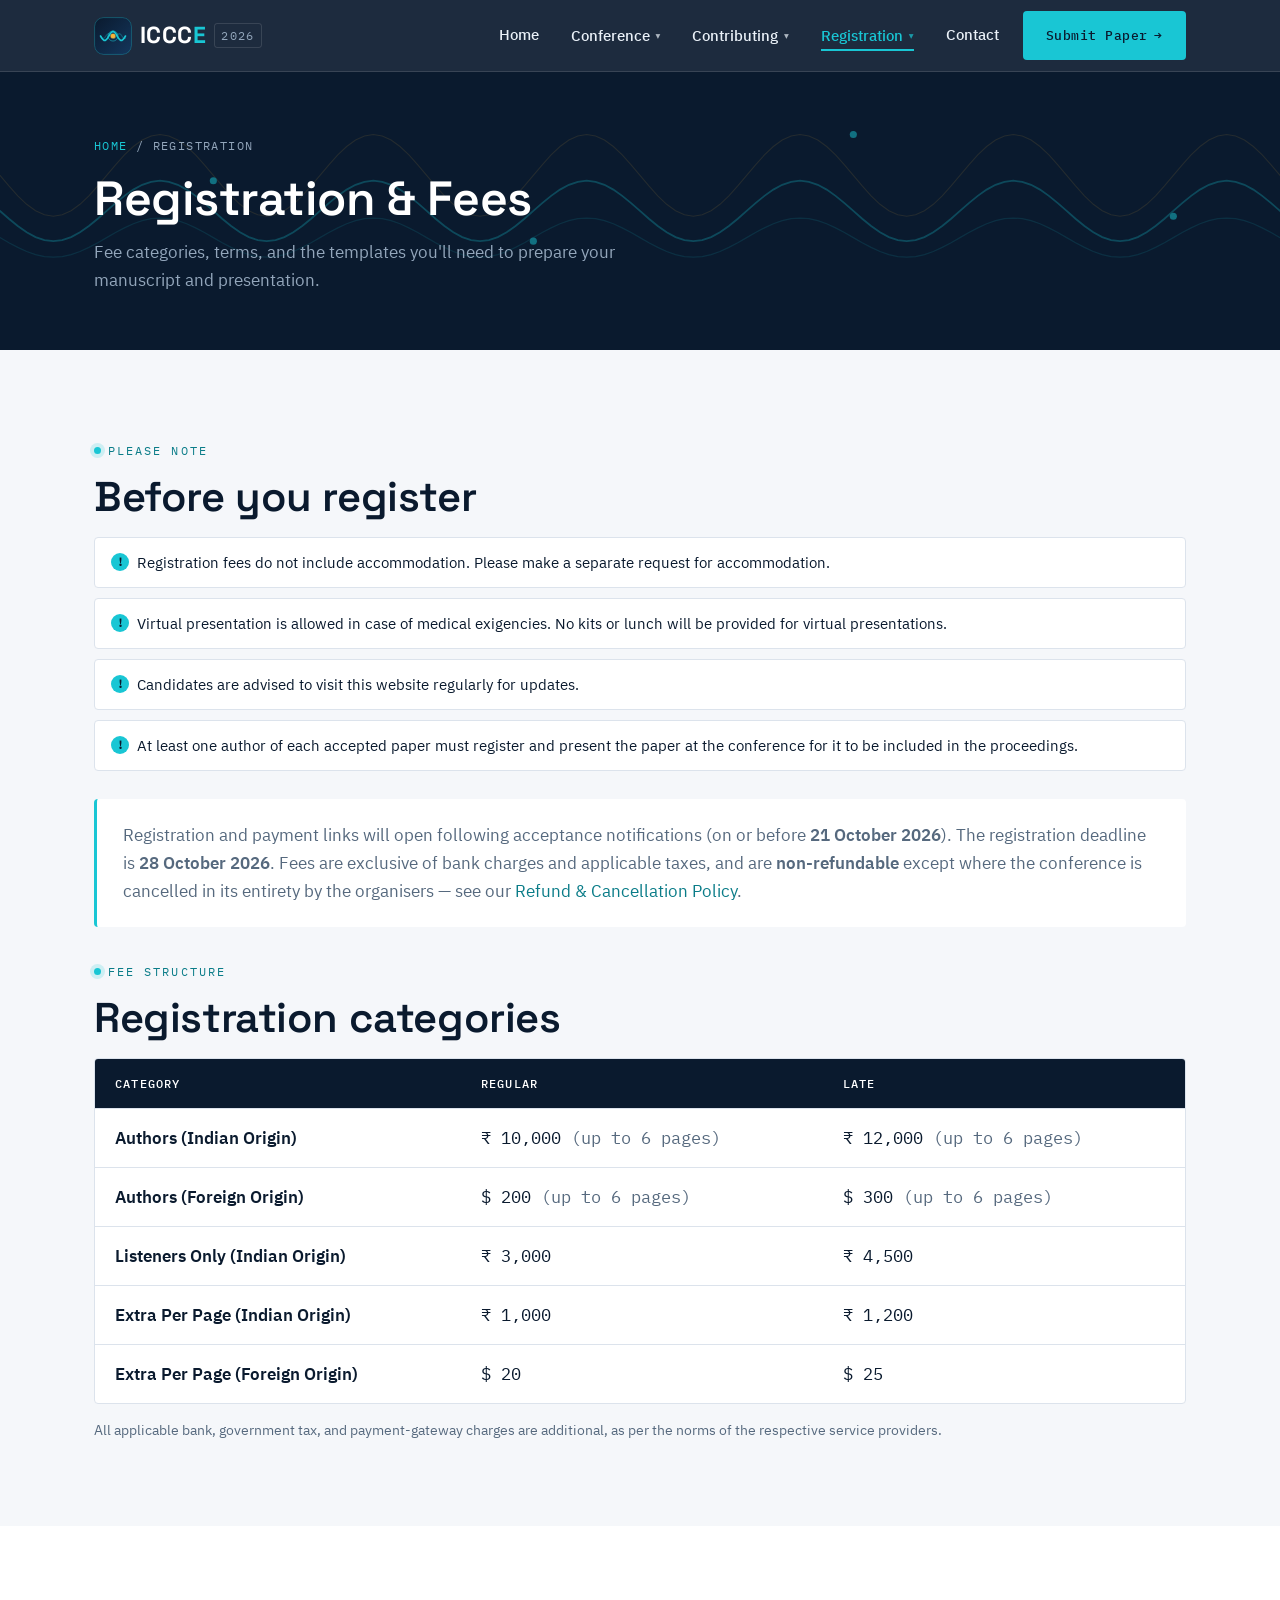
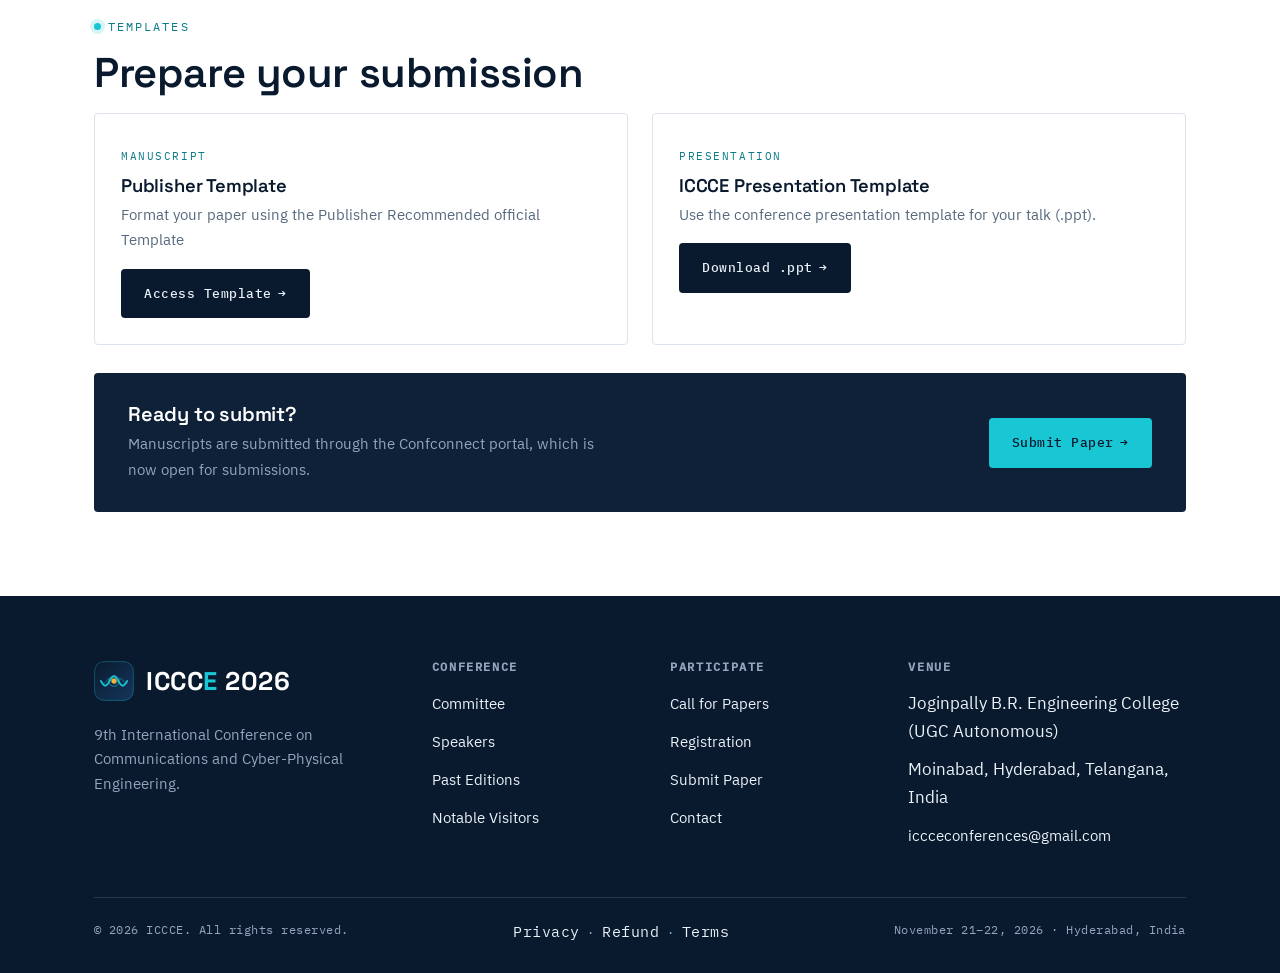
<file: registration.html>
<!DOCTYPE html>
<html lang="en">
<head>
  <meta charset="UTF-8" />
  <meta name="viewport" content="width=device-width, initial-scale=1" />
  <title>Registration — ICCCE 2026</title>
  <meta name="description" content="Registration fees, terms, and manuscript templates for ICCCE 2026." />
  <meta name="theme-color" content="#0A1A2E" />
  <!-- Favicons & app icons -->
  <link rel="icon" href="assets/img/favicon.svg" type="image/svg+xml" />
  <link rel="icon" href="assets/img/favicon-32.png" sizes="32x32" type="image/png" />
  <link rel="apple-touch-icon" href="assets/img/apple-touch-icon.png" />
  <link rel="manifest" href="site.webmanifest" />
  <!-- Social share (set your real domain on the og:image/og:url before launch) -->
  <meta property="og:type" content="website" />
  <meta property="og:title" content="Registration — ICCCE 2026" />
  <meta property="og:description" content="Registration fees, terms, and manuscript templates for ICCCE 2026." />
  <meta property="og:image" content="https://www.intcommcon.com/assets/img/og-cover.png" />
  <meta name="twitter:card" content="summary_large_image" />
  <meta name="twitter:title" content="Registration — ICCCE 2026" />
  <meta name="twitter:description" content="Registration fees, terms, and manuscript templates for ICCCE 2026." />
  <meta name="twitter:image" content="https://www.intcommcon.com/assets/img/og-cover.png" />
  <link rel="stylesheet" href="assets/css/styles.css" />
</head>
<body data-page="registration">
  <div id="site-header"></div>
  <main id="main">
    <header class="page-head">
      <div class="page-head__wave js-wave"></div>
      <div class="container">
        <div class="crumb"><a href="index.html">Home</a> / Registration</div>
        <h1>Registration &amp; Fees</h1>
        <p>Fee categories, terms, and the templates you'll need to prepare your manuscript and presentation.</p>
      </div>
    </header>

    <section class="section section--paper">
      <div class="container">
        <span class="eyebrow">Please Note</span>
        <h2 class="section-title">Before you register</h2>
        <ul class="notice-list">
          <li>Registration fees do not include accommodation. Please make a separate request for accommodation.</li>
          <li>Virtual presentation is allowed in case of medical exigencies. No kits or lunch will be provided for virtual presentations.</li>
          <li>Candidates are advised to visit this website regularly for updates.</li>
          <li>At least one author of each accepted paper must register and present the paper at the conference for it to be included in the proceedings.</li>
        </ul>

        <div class="scope-note" style="margin:8px 0 28px">
          <p style="margin:0">Registration and payment links will open following acceptance notifications (on or before <strong>21 October 2026</strong>). The registration deadline is <strong>28 October 2026</strong>. Fees are exclusive of bank charges and applicable taxes, and are <strong>non-refundable</strong> except where the conference is cancelled in its entirety by the organisers — see our <a href="refund.html">Refund &amp; Cancellation Policy</a>.</p>
        </div>

        <span class="eyebrow">Fee Structure</span>
        <h2 class="section-title">Registration categories</h2>
        <div class="table-wrap">
          <table class="fees">
            <thead>
              <tr><th>Category</th><th>Regular</th><th>Late</th></tr>
            </thead>
            <tbody>
              <tr><th>Authors (Indian Origin)</th><td class="num">₹ 10,000 <span style="color:var(--muted)">(up to 6 pages)</span></td><td class="num">₹ 12,000 <span style="color:var(--muted)">(up to 6 pages)</span></td></tr>
              <tr><th>Authors (Foreign Origin)</th><td class="num">$ 200 <span style="color:var(--muted)">(up to 6 pages)</span></td><td class="num">$ 300 <span style="color:var(--muted)">(up to 6 pages)</span></td></tr>
              <tr><th>Listeners Only (Indian Origin)</th><td class="num">₹ 3,000</td><td class="num">₹ 4,500</td></tr>
              <tr><th>Extra Per Page (Indian Origin)</th><td class="num">₹ 1,000</td><td class="num">₹ 1,200</td></tr>
              <tr><th>Extra Per Page (Foreign Origin)</th><td class="num">$ 20</td><td class="num">$ 25</td></tr>
            </tbody>
          </table>
        </div>
        <p style="margin:14px 0 0;color:var(--muted);font-size:.9rem">All applicable bank, government tax, and payment-gateway charges are additional, as per the norms of the respective service providers.</p>
      </div>
    </section>

    <section class="section section--white">
      <div class="container">
        <span class="eyebrow">Templates</span>
        <h2 class="section-title">Prepare your submission</h2>
        <div class="grid grid--2" style="margin-top:8px">
          <div class="feature">
            <span class="feature__k">Manuscript</span>
            <h3>Publisher Template</h3>
            <p style="margin-bottom:16px">Format your paper using the Publisher Recommended official Template</p>
            <a class="btn btn--dark btn--arrow" href="https://www.springer.com/gp/computer-science/lncs/conference-proceedings-guidelines?srsltid=AfmBOoqu9fd4f452jbO3NQMgw53Vx1iIhH-4BS1Li0R9rd4dX1ym1ixk" target="_blank" rel="noopener">Access Template</a>
          </div>
          <div class="feature">
            <span class="feature__k">Presentation</span>
            <h3>ICCCE Presentation Template</h3>
            <p style="margin-bottom:16px">Use the conference presentation template for your talk (.ppt).</p>
            <a class="btn btn--dark btn--arrow" href="assets/templates/ICCCE-Presentation-Template.ppt" target="_blank" rel="noopener">Download .ppt</a>
          </div>
        </div>
        <div class="pub-strip" style="margin-top:28px">
          <div>
            <h3>Ready to submit?</h3>
            <p>Manuscripts are submitted through the Confconnect portal, which is now open for submissions.</p>
          </div>
          <a class="btn btn--primary btn--arrow js-submit" href="#">Submit Paper</a>
        </div>
      </div>
    </section>
  </main>
  <div id="site-footer"></div>
  <script src="assets/js/main.js"></script>
</body>
</html>
</file>
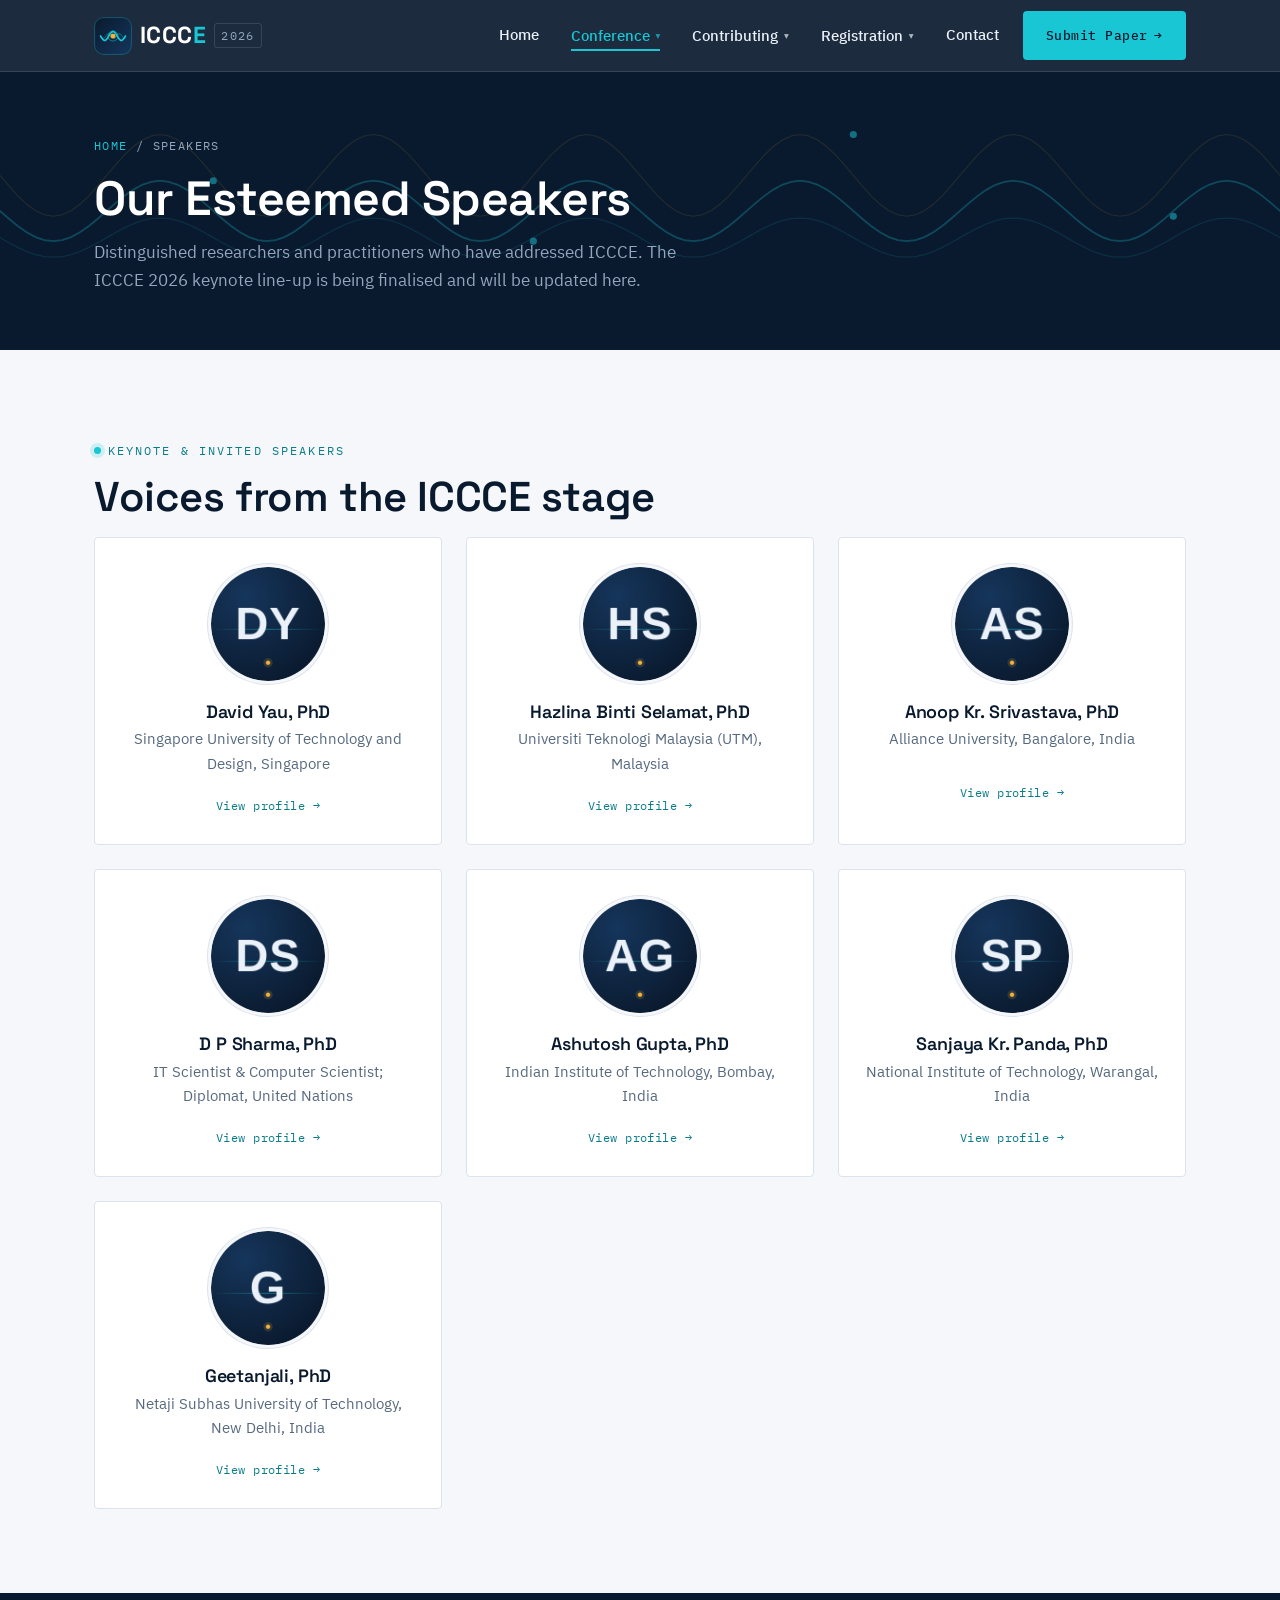
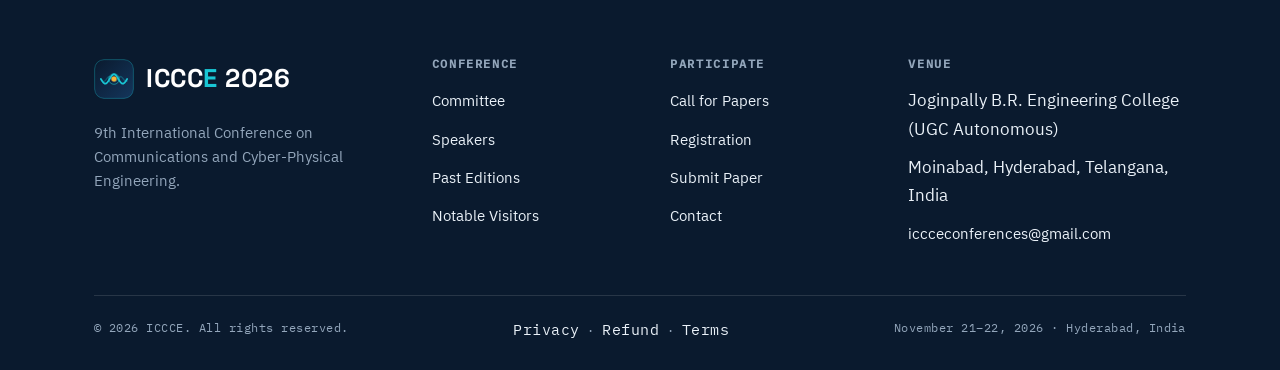
<file: speakers.html>
<!DOCTYPE html>
<html lang="en">
<head>
  <meta charset="UTF-8" />
  <meta name="viewport" content="width=device-width, initial-scale=1" />
  <title>Speakers — ICCCE 2026</title>
  <meta name="description" content="Distinguished keynote and invited speakers at ICCCE." />
  <meta name="theme-color" content="#0A1A2E" />
  <!-- Favicons & app icons -->
  <link rel="icon" href="assets/img/favicon.svg" type="image/svg+xml" />
  <link rel="icon" href="assets/img/favicon-32.png" sizes="32x32" type="image/png" />
  <link rel="apple-touch-icon" href="assets/img/apple-touch-icon.png" />
  <link rel="manifest" href="site.webmanifest" />
  <!-- Social share (set your real domain on the og:image/og:url before launch) -->
  <meta property="og:type" content="website" />
  <meta property="og:title" content="Speakers — ICCCE 2026" />
  <meta property="og:description" content="Distinguished keynote and invited speakers at ICCCE." />
  <meta property="og:image" content="https://www.intcommcon.com/assets/img/og-cover.png" />
  <meta name="twitter:card" content="summary_large_image" />
  <meta name="twitter:title" content="Speakers — ICCCE 2026" />
  <meta name="twitter:description" content="Distinguished keynote and invited speakers at ICCCE." />
  <meta name="twitter:image" content="https://www.intcommcon.com/assets/img/og-cover.png" />
  <link rel="stylesheet" href="assets/css/styles.css" />
</head>
<body data-page="speakers">
  <div id="site-header"></div>
  <main id="main">
    <header class="page-head">
      <div class="page-head__wave js-wave"></div>
      <div class="container">
        <div class="crumb"><a href="index.html">Home</a> / Speakers</div>
        <h1>Our Esteemed Speakers</h1>
        <p>Distinguished researchers and practitioners who have addressed ICCCE. The ICCCE 2026 keynote line-up is being finalised and will be updated here.</p>
      </div>
    </header>

    <section class="section section--paper">
      <div class="container">
        <span class="eyebrow">Keynote &amp; Invited Speakers</span>
        <h2 class="section-title">Voices from the ICCCE stage</h2>
        <div class="grid grid--3" style="margin-top:8px">

          <article class="speaker">
            <img class="speaker__photo" src="assets/img/speakers/david-yau.png" alt="Portrait of David Yau" loading="lazy" />
            <h3>David Yau, PhD</h3>
            <p class="speaker__aff">Singapore University of Technology and Design, Singapore</p>
            <a class="speaker__link" href="https://istd.sutd.edu.sg/faculty/david-yau/" target="_blank" rel="noopener">View profile →</a>
          </article>

          <article class="speaker">
            <img class="speaker__photo" src="assets/img/speakers/hazlina-selamat.png" alt="Portrait of Hazlina Binti Selamat" loading="lazy" />
            <h3>Hazlina Binti Selamat, PhD</h3>
            <p class="speaker__aff">Universiti Teknologi Malaysia (UTM), Malaysia</p>
            <a class="speaker__link" href="http://hazlina.fke.utm.my/" target="_blank" rel="noopener">View profile →</a>
          </article>

          <article class="speaker">
            <img class="speaker__photo" src="assets/img/speakers/anoop-srivastava.png" alt="Portrait of Anoop Kr. Srivastava" loading="lazy" />
            <h3>Anoop Kr. Srivastava, PhD</h3>
            <p class="speaker__aff">Alliance University, Bangalore, India</p>
            <a class="speaker__link" href="https://www.alliance.edu.in/faculty/dr-anoop-kumar-srivastava" target="_blank" rel="noopener">View profile →</a>
          </article>

          <article class="speaker">
            <img class="speaker__photo" src="assets/img/speakers/dp-sharma.png" alt="Portrait of D P Sharma" loading="lazy" />
            <h3>D P Sharma, PhD</h3>
            <p class="speaker__aff">IT Scientist &amp; Computer Scientist; Diplomat, United Nations</p>
            <a class="speaker__link" href="http://dpsharma.info/" target="_blank" rel="noopener">View profile →</a>
          </article>

          <article class="speaker">
            <img class="speaker__photo" src="assets/img/speakers/ashutosh-gupta.png" alt="Portrait of Ashutosh Gupta" loading="lazy" />
            <h3>Ashutosh Gupta, PhD</h3>
            <p class="speaker__aff">Indian Institute of Technology, Bombay, India</p>
            <a class="speaker__link" href="https://www.cse.iitb.ac.in/~akg/" target="_blank" rel="noopener">View profile →</a>
          </article>

          <article class="speaker">
            <img class="speaker__photo" src="assets/img/speakers/sanjaya-panda.png" alt="Portrait of Sanjaya Kr. Panda" loading="lazy" />
            <h3>Sanjaya Kr. Panda, PhD</h3>
            <p class="speaker__aff">National Institute of Technology, Warangal, India</p>
            <a class="speaker__link" href="https://wsdc.nitw.ac.in/facultynew/facultyprofile/id/17027" target="_blank" rel="noopener">View profile →</a>
          </article>

          <article class="speaker">
            <img class="speaker__photo" src="assets/img/speakers/geetanjali.png" alt="Portrait of Geetanjali Rathee" loading="lazy" />
            <h3>Geetanjali, PhD</h3>
            <p class="speaker__aff">Netaji Subhas University of Technology, New Delhi, India</p>
            <a class="speaker__link" href="http://www.nsut.ac.in/en/node/260" target="_blank" rel="noopener">View profile →</a>
          </article>

        </div>
      </div>
    </section>
  </main>
  <div id="site-footer"></div>
  <script src="assets/js/main.js"></script>
</body>
</html>
</file>
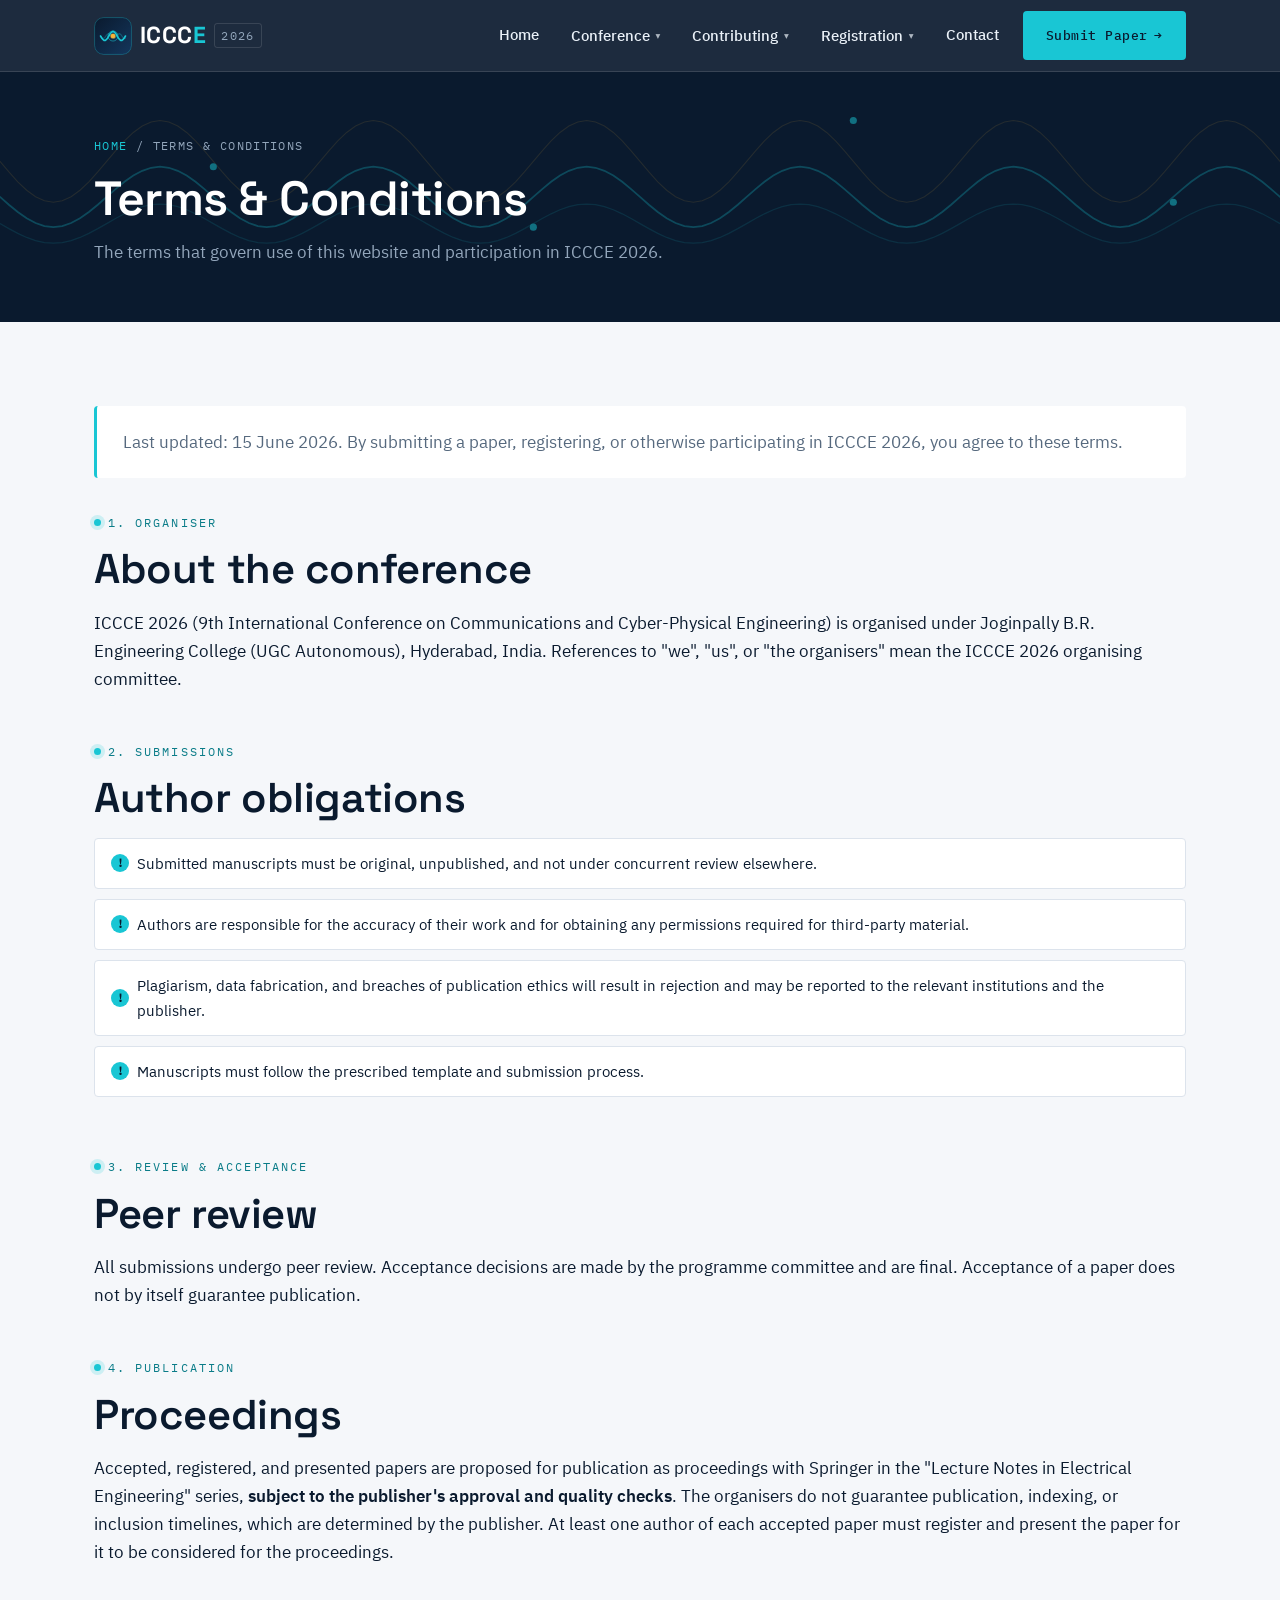
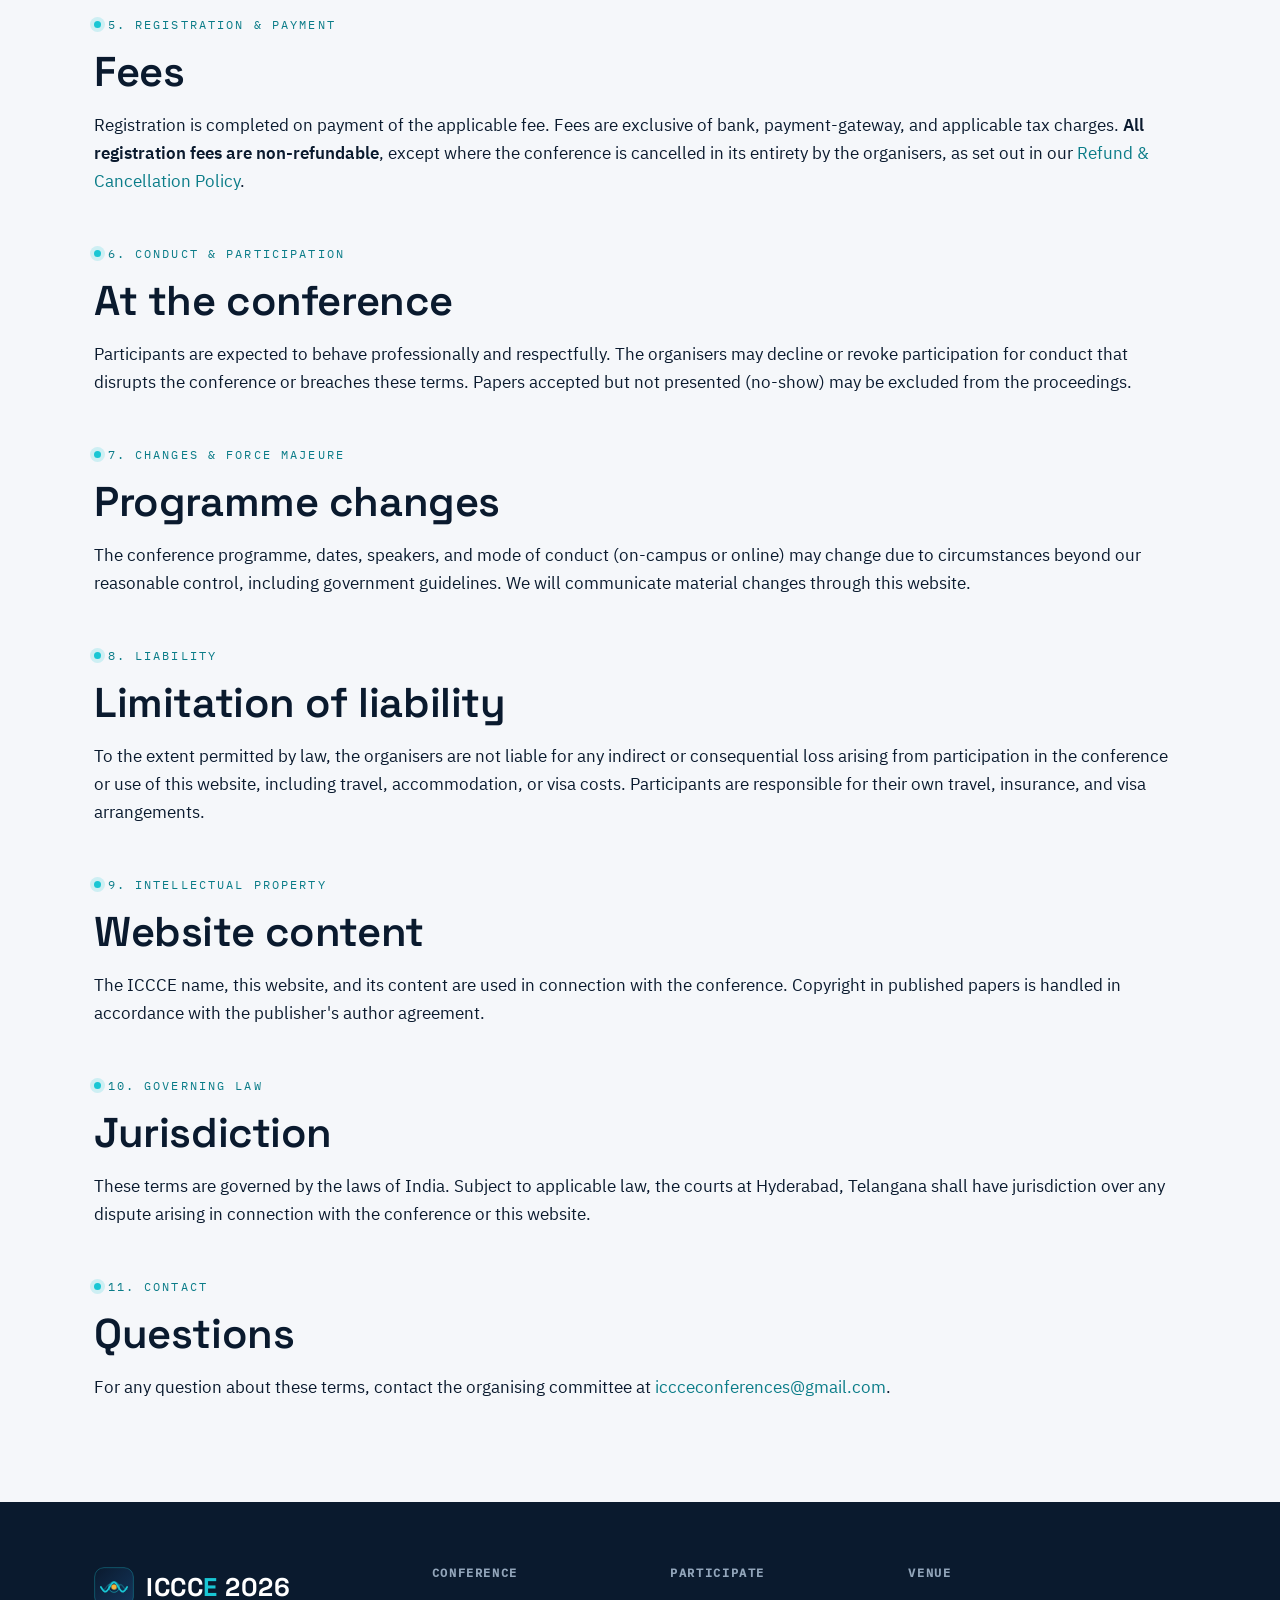
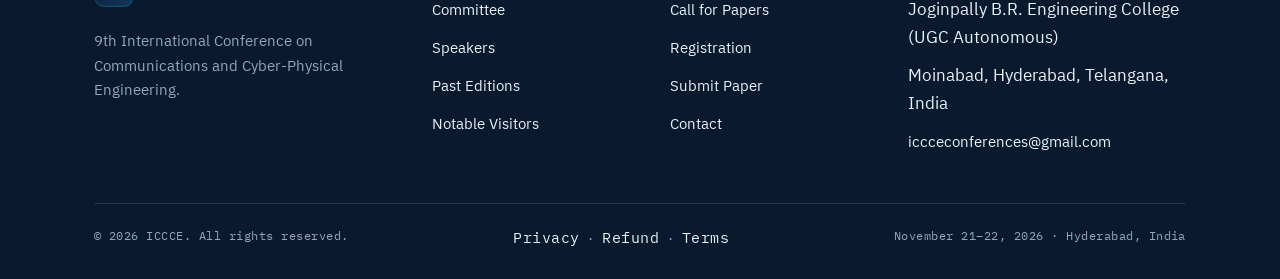
<file: terms.html>
<!DOCTYPE html>
<html lang="en">
<head>
  <meta charset="UTF-8" />
  <meta name="viewport" content="width=device-width, initial-scale=1" />
  <title>Terms &amp; Conditions — ICCCE 2026</title>
  <meta name="description" content="Terms and conditions for participation, submission, and registration at ICCCE 2026." />
  <meta name="theme-color" content="#0A1A2E" />
  <link rel="icon" href="assets/img/favicon.svg" type="image/svg+xml" />
  <link rel="icon" href="assets/img/favicon-32.png" sizes="32x32" type="image/png" />
  <link rel="apple-touch-icon" href="assets/img/apple-touch-icon.png" />
  <link rel="manifest" href="site.webmanifest" />
  <meta property="og:type" content="website" />
  <meta property="og:title" content="Terms &amp; Conditions — ICCCE 2026" />
  <meta property="og:description" content="Terms and conditions for participation, submission, and registration at ICCCE 2026." />
  <meta property="og:image" content="https://www.intcommcon.com/assets/img/og-cover.png" />
  <meta name="twitter:card" content="summary_large_image" />
  <meta name="twitter:title" content="Terms &amp; Conditions — ICCCE 2026" />
  <meta name="twitter:description" content="Terms and conditions for participation, submission, and registration at ICCCE 2026." />
  <meta name="twitter:image" content="https://www.intcommcon.com/assets/img/og-cover.png" />
  <link rel="stylesheet" href="assets/css/styles.css" />
</head>
<body data-page="terms">
  <div id="site-header"></div>
  <main id="main">
    <header class="page-head">
      <div class="page-head__wave js-wave"></div>
      <div class="container">
        <div class="crumb"><a href="index.html">Home</a> / Terms &amp; Conditions</div>
        <h1>Terms &amp; Conditions</h1>
        <p>The terms that govern use of this website and participation in ICCCE 2026.</p>
      </div>
    </header>

    <section class="section section--paper">
      <div class="container">
        <div class="scope-note" style="margin-bottom:28px">
          <p style="margin:0">Last updated: 15 June 2026. By submitting a paper, registering, or otherwise participating in ICCCE 2026, you agree to these terms.</p>
        </div>

        <span class="eyebrow">1. Organiser</span>
        <h2 class="section-title">About the conference</h2>
        <p>ICCCE 2026 (9th International Conference on Communications and Cyber-Physical Engineering) is organised under Joginpally B.R. Engineering College (UGC Autonomous), Hyderabad, India. References to "we", "us", or "the organisers" mean the ICCCE 2026 organising committee.</p>

        <span class="eyebrow" style="margin-top:32px">2. Submissions</span>
        <h2 class="section-title">Author obligations</h2>
        <ul class="notice-list">
          <li>Submitted manuscripts must be original, unpublished, and not under concurrent review elsewhere.</li>
          <li>Authors are responsible for the accuracy of their work and for obtaining any permissions required for third-party material.</li>
          <li>Plagiarism, data fabrication, and breaches of publication ethics will result in rejection and may be reported to the relevant institutions and the publisher.</li>
          <li>Manuscripts must follow the prescribed template and submission process.</li>
        </ul>

        <span class="eyebrow" style="margin-top:32px">3. Review &amp; acceptance</span>
        <h2 class="section-title">Peer review</h2>
        <p>All submissions undergo peer review. Acceptance decisions are made by the programme committee and are final. Acceptance of a paper does not by itself guarantee publication.</p>

        <span class="eyebrow" style="margin-top:32px">4. Publication</span>
        <h2 class="section-title">Proceedings</h2>
        <p>Accepted, registered, and presented papers are proposed for publication as proceedings with Springer in the "Lecture Notes in Electrical Engineering" series, <strong>subject to the publisher's approval and quality checks</strong>. The organisers do not guarantee publication, indexing, or inclusion timelines, which are determined by the publisher. At least one author of each accepted paper must register and present the paper for it to be considered for the proceedings.</p>

        <span class="eyebrow" style="margin-top:32px">5. Registration &amp; payment</span>
        <h2 class="section-title">Fees</h2>
        <p>Registration is completed on payment of the applicable fee. Fees are exclusive of bank, payment-gateway, and applicable tax charges. <strong>All registration fees are non-refundable</strong>, except where the conference is cancelled in its entirety by the organisers, as set out in our <a href="refund.html">Refund &amp; Cancellation Policy</a>.</p>

        <span class="eyebrow" style="margin-top:32px">6. Conduct &amp; participation</span>
        <h2 class="section-title">At the conference</h2>
        <p>Participants are expected to behave professionally and respectfully. The organisers may decline or revoke participation for conduct that disrupts the conference or breaches these terms. Papers accepted but not presented (no-show) may be excluded from the proceedings.</p>

        <span class="eyebrow" style="margin-top:32px">7. Changes &amp; force majeure</span>
        <h2 class="section-title">Programme changes</h2>
        <p>The conference programme, dates, speakers, and mode of conduct (on-campus or online) may change due to circumstances beyond our reasonable control, including government guidelines. We will communicate material changes through this website.</p>

        <span class="eyebrow" style="margin-top:32px">8. Liability</span>
        <h2 class="section-title">Limitation of liability</h2>
        <p>To the extent permitted by law, the organisers are not liable for any indirect or consequential loss arising from participation in the conference or use of this website, including travel, accommodation, or visa costs. Participants are responsible for their own travel, insurance, and visa arrangements.</p>

        <span class="eyebrow" style="margin-top:32px">9. Intellectual property</span>
        <h2 class="section-title">Website content</h2>
        <p>The ICCCE name, this website, and its content are used in connection with the conference. Copyright in published papers is handled in accordance with the publisher's author agreement.</p>

        <span class="eyebrow" style="margin-top:32px">10. Governing law</span>
        <h2 class="section-title">Jurisdiction</h2>
        <p>These terms are governed by the laws of India. Subject to applicable law, the courts at Hyderabad, Telangana shall have jurisdiction over any dispute arising in connection with the conference or this website.</p>

        <span class="eyebrow" style="margin-top:32px">11. Contact</span>
        <h2 class="section-title">Questions</h2>
        <p>For any question about these terms, contact the organising committee at <a href="mailto:iccceconferences@gmail.com">iccceconferences@gmail.com</a>.</p>
      </div>
    </section>
  </main>
  <div id="site-footer"></div>
  <script src="assets/js/main.js"></script>
</body>
</html>
</file>
<file: assets/css/styles.css>
/* ---------- Self-hosted fonts (no external CDN) ---------- */
@font-face{font-family:'Space Grotesk';src:url('../fonts/SpaceGrotesk-var.woff2') format('woff2');font-weight:400 700;font-style:normal;font-display:swap;}
@font-face{font-family:'IBM Plex Sans';src:url('../fonts/IBMPlexSans-Regular.woff2') format('woff2');font-weight:400;font-style:normal;font-display:swap;}
@font-face{font-family:'IBM Plex Sans';src:url('../fonts/IBMPlexSans-Medium.woff2') format('woff2');font-weight:500;font-style:normal;font-display:swap;}
@font-face{font-family:'IBM Plex Sans';src:url('../fonts/IBMPlexSans-SemiBold.woff2') format('woff2');font-weight:600;font-style:normal;font-display:swap;}
@font-face{font-family:'IBM Plex Mono';src:url('../fonts/IBMPlexMono-Regular.woff2') format('woff2');font-weight:400;font-style:normal;font-display:swap;}
@font-face{font-family:'IBM Plex Mono';src:url('../fonts/IBMPlexMono-Medium.woff2') format('woff2');font-weight:500;font-style:normal;font-display:swap;}

/* =========================================================
   ICCCE 2026 — "Signal & Structure"
   Shared stylesheet
   ========================================================= */

:root {
  /* Palette */
  --ink:        #0A1A2E;
  --ink-2:      #0E2138;
  --ink-3:      #122A45;
  --navy:       #14365C;
  --signal:     #19C6D4;
  --signal-ink: #0A7C88;   /* accessible signal for text/links on light */
  --amber:      #F4B43C;
  --paper:      #F5F7FA;
  --surface:    #FFFFFF;
  --line:       #DCE3EC;
  --line-dark:  rgba(255,255,255,0.12);
  --text:       #0A1A2E;
  --muted:      #56697E;
  --muted-dark: #93A6BB;
  --invert:     #EAF1F8;

  /* Type */
  --font-display: 'Space Grotesk', system-ui, sans-serif;
  --font-body:    'IBM Plex Sans', system-ui, sans-serif;
  --font-mono:    'IBM Plex Mono', ui-monospace, monospace;

  /* Layout */
  --container: 1140px;
  --radius: 4px;
  --header-h: 72px;
}

/* ---------- Reset / base ---------- */
*, *::before, *::after { box-sizing: border-box; }
html { scroll-behavior: smooth; -webkit-text-size-adjust: 100%; }
body {
  margin: 0;
  font-family: var(--font-body);
  font-size: 17px;
  line-height: 1.65;
  color: var(--text);
  background: var(--paper);
  -webkit-font-smoothing: antialiased;
}
img { max-width: 100%; display: block; }
a { color: var(--signal-ink); text-decoration: none; }
a:hover { text-decoration: underline; }
h1, h2, h3, h4 { font-family: var(--font-display); line-height: 1.1; margin: 0 0 .5em; font-weight: 600; letter-spacing: -0.01em; }
p { margin: 0 0 1em; }

/* ---------- Layout helpers ---------- */
.container { width: 100%; max-width: var(--container); margin: 0 auto; padding: 0 24px; }
.section { padding: 84px 0; }
.section--tight { padding: 56px 0; }
.section--paper { background: var(--paper); }
.section--white { background: var(--surface); }

.eyebrow {
  font-family: var(--font-mono);
  font-size: .74rem;
  letter-spacing: .18em;
  text-transform: uppercase;
  color: var(--signal-ink);
  display: inline-flex;
  align-items: center;
  gap: .55em;
  margin: 0 0 14px;
}
.eyebrow::before {
  content: "";
  width: 7px; height: 7px;
  background: var(--signal);
  border-radius: 50%;
  box-shadow: 0 0 0 4px rgba(25,198,212,0.18);
  flex: none;
}
.section-title { font-size: clamp(1.8rem, 3.4vw, 2.6rem); color: var(--ink); margin-bottom: .4em; }
.section-lead { font-size: 1.08rem; color: var(--muted); max-width: 62ch; }

/* ---------- Buttons ---------- */
.btn {
  display: inline-flex; align-items: center; gap: .5em;
  font-family: var(--font-mono);
  font-size: .82rem; letter-spacing: .04em;
  font-weight: 500;
  padding: 13px 22px;
  border-radius: var(--radius);
  border: 1px solid transparent;
  cursor: pointer;
  transition: transform .15s ease, background .2s ease, color .2s ease, border-color .2s ease;
  text-decoration: none;
}
.btn:hover { text-decoration: none; transform: translateY(-1px); }
.btn--primary { background: var(--signal); color: var(--ink); }
.btn--primary:hover { background: #2ad8e6; }
.btn--ghost { background: transparent; color: var(--invert); border-color: var(--line-dark); }
.btn--ghost:hover { border-color: var(--signal); color: var(--signal); }
.btn--dark { background: var(--ink); color: var(--invert); }
.btn--dark:hover { background: var(--navy); }
.btn--arrow::after { content: "→"; }

/* =========================================================
   Header / Nav  (injected by main.js)
   ========================================================= */
.site-header {
  position: sticky; top: 0; z-index: 60;
  background: rgba(10,26,46,0.92);
  backdrop-filter: blur(10px);
  border-bottom: 1px solid var(--line-dark);
  height: var(--header-h);
  display: flex; align-items: center;
}
.nav { width: 100%; max-width: var(--container); margin: 0 auto; padding: 0 24px;
       display: flex; align-items: center; justify-content: space-between; gap: 24px; }

.brand { display: flex; align-items: baseline; gap: 8px; text-decoration: none; }
.brand:hover { text-decoration: none; }
.brand__mark { font-family: var(--font-display); font-weight: 700; font-size: 1.45rem; letter-spacing: .02em; color: #fff; }
.brand__mark b { color: var(--signal); }
.brand__year { font-family: var(--font-mono); font-size: .72rem; letter-spacing: .12em;
               color: var(--muted-dark); border: 1px solid var(--line-dark); padding: 2px 6px; border-radius: 3px; }

.nav__menu { display: flex; align-items: center; gap: 4px; list-style: none; margin: 0; padding: 0; }
.nav__item { position: relative; }
.nav__link {
  display: inline-flex; align-items: center; gap: .4em;
  font-family: var(--font-body); font-size: .92rem; font-weight: 500;
  color: var(--invert); padding: 10px 14px; border-radius: var(--radius);
  text-decoration: none; white-space: nowrap; background: none; border: 0; cursor: pointer;
}
.nav__link:hover { color: var(--signal); text-decoration: none; }
.nav__link.is-active { color: var(--signal); }
.nav__link.is-active::after {
  content: ""; position: absolute; left: 14px; right: 14px; bottom: 4px; height: 2px; background: var(--signal);
}
.nav__caret { font-size: .6rem; opacity: .7; transition: transform .2s ease; }
.nav__item--has-menu:hover .nav__caret { transform: rotate(180deg); }

.nav__sub {
  position: absolute; top: 100%; left: 0; min-width: 230px;
  background: var(--ink-2); border: 1px solid var(--line-dark); border-radius: var(--radius);
  padding: 8px; list-style: none; margin: 6px 0 0;
  opacity: 0; visibility: hidden; transform: translateY(6px);
  transition: opacity .18s ease, transform .18s ease, visibility .18s;
  box-shadow: 0 16px 40px rgba(0,0,0,0.35);
}
.nav__item--has-menu:hover .nav__sub,
.nav__item--has-menu:focus-within .nav__sub { opacity: 1; visibility: visible; transform: translateY(0); }
.nav__sub a {
  display: block; padding: 9px 12px; border-radius: 3px;
  font-size: .88rem; color: var(--invert); text-decoration: none;
}
.nav__sub a:hover { background: var(--ink-3); color: var(--signal); text-decoration: none; }

.nav__cta { margin-left: 6px; }

.nav__toggle { display: none; background: none; border: 1px solid var(--line-dark); border-radius: var(--radius);
               width: 42px; height: 38px; cursor: pointer; color: #fff; flex-direction: column; gap: 4px; align-items: center; justify-content: center; }
.nav__toggle span { width: 18px; height: 2px; background: #fff; transition: .2s; }
.nav.is-open .nav__toggle span:nth-child(1) { transform: translateY(6px) rotate(45deg); }
.nav.is-open .nav__toggle span:nth-child(2) { opacity: 0; }
.nav.is-open .nav__toggle span:nth-child(3) { transform: translateY(-6px) rotate(-45deg); }

/* =========================================================
   Hero (home)
   ========================================================= */
.hero { position: relative; background: var(--ink); color: var(--invert); overflow: hidden;
        padding: clamp(64px, 9vw, 120px) 0 clamp(56px, 7vw, 96px); }
.hero__wave { position: absolute; inset: 0; width: 100%; height: 100%; pointer-events: none; opacity: .9; }
.hero__inner { position: relative; z-index: 2; }
.hero__edition { font-family: var(--font-mono); font-size: .8rem; letter-spacing: .2em; text-transform: uppercase;
                 color: var(--signal); margin-bottom: 22px; display: inline-flex; gap: .7em; align-items: center; }
.hero__edition .dot { width: 7px; height: 7px; border-radius: 50%; background: var(--amber);
                      box-shadow: 0 0 0 4px rgba(244,180,60,0.2); }
.hero h1 { font-size: clamp(2.1rem, 5.2vw, 3.9rem); color: #fff; max-width: 18ch; margin-bottom: .35em; }
.hero h1 em { font-style: normal; color: var(--signal); }
.hero__meta { display: flex; flex-wrap: wrap; gap: 14px 30px; margin: 26px 0 32px; }
.hero__meta div { display: flex; flex-direction: column; gap: 2px; }
.hero__meta dt { font-family: var(--font-mono); font-size: .68rem; letter-spacing: .16em; text-transform: uppercase; color: var(--muted-dark); }
.hero__meta dd { margin: 0; font-family: var(--font-display); font-size: 1.18rem; color: #fff; }
.hero__actions { display: flex; flex-wrap: wrap; gap: 12px; }

/* Countdown — instrument readout */
.countdown { display: flex; gap: 10px; margin-top: 40px; flex-wrap: wrap; }
.countdown__unit { background: rgba(255,255,255,0.04); border: 1px solid var(--line-dark);
                   border-radius: var(--radius); padding: 14px 18px; min-width: 84px; text-align: center; }
.countdown__num { font-family: var(--font-mono); font-size: clamp(1.6rem, 4vw, 2.3rem); font-weight: 600; color: var(--signal); line-height: 1; font-variant-numeric: tabular-nums; }
.countdown__label { font-family: var(--font-mono); font-size: .64rem; letter-spacing: .15em; text-transform: uppercase; color: var(--muted-dark); margin-top: 8px; }
.countdown__done { font-family: var(--font-mono); color: var(--amber); letter-spacing: .1em; }

/* =========================================================
   Page header (interior pages)
   ========================================================= */
.page-head { background: var(--ink); color: var(--invert); padding: 64px 0 56px; position: relative; overflow: hidden; }
.page-head__wave { position: absolute; inset: 0; opacity: .5; }
.page-head .container { position: relative; z-index: 2; }
.page-head h1 { font-size: clamp(2rem, 4.4vw, 3rem); color: #fff; margin-bottom: .25em; }
.page-head p { color: var(--muted-dark); max-width: 60ch; margin: 0; }
.crumb { font-family: var(--font-mono); font-size: .72rem; letter-spacing: .12em; text-transform: uppercase; color: var(--muted-dark); margin-bottom: 18px; }
.crumb a { color: var(--signal); }

/* =========================================================
   Important Dates — node timeline
   ========================================================= */
.timeline { list-style: none; margin: 0; padding: 0; position: relative; }
.timeline::before { content: ""; position: absolute; left: 7px; top: 8px; bottom: 8px; width: 2px;
                    background: linear-gradient(var(--signal), var(--line)); }
.timeline__item { position: relative; padding: 0 0 30px 40px; }
.timeline__item:last-child { padding-bottom: 0; }
.timeline__item::before { content: ""; position: absolute; left: 0; top: 4px; width: 16px; height: 16px;
                          border-radius: 50%; background: var(--surface); border: 3px solid var(--signal); }
.timeline__item--live::before { background: var(--amber); border-color: var(--amber); box-shadow: 0 0 0 6px rgba(244,180,60,0.18); }
.timeline__date { font-family: var(--font-mono); font-size: .85rem; color: var(--signal-ink); letter-spacing: .02em; }
.timeline__title { font-family: var(--font-display); font-size: 1.12rem; color: var(--ink); font-weight: 600; }
.timeline__tag { display: inline-block; font-family: var(--font-mono); font-size: .62rem; letter-spacing: .12em;
                 text-transform: uppercase; background: var(--amber); color: var(--ink); padding: 2px 8px; border-radius: 3px; margin-left: 8px; vertical-align: middle; }

/* Two-column split */
.split { display: grid; grid-template-columns: 1fr 1fr; gap: 56px; align-items: start; }

/* =========================================================
   Cards / grids
   ========================================================= */
.grid { display: grid; gap: 24px; }
.grid--3 { grid-template-columns: repeat(3, 1fr); }
.grid--2 { grid-template-columns: repeat(2, 1fr); }

.feature { background: var(--surface); border: 1px solid var(--line); border-radius: var(--radius); padding: 26px; }
.feature__k { font-family: var(--font-mono); font-size: .7rem; letter-spacing: .14em; text-transform: uppercase; color: var(--signal-ink); }
.feature h3 { font-size: 1.15rem; color: var(--ink); margin: 8px 0 6px; }
.feature p { color: var(--muted); font-size: .96rem; margin: 0; }

/* Speakers */
.speaker { background: var(--surface); border: 1px solid var(--line); border-radius: var(--radius); padding: 26px; text-align: center;
           transition: transform .18s ease, box-shadow .18s ease, border-color .18s ease; }
.speaker:hover { transform: translateY(-3px); box-shadow: 0 14px 34px rgba(10,26,46,0.1); border-color: var(--signal); }
.speaker__photo { width: 120px; height: 120px; border-radius: 50%; object-fit: cover; margin: 0 auto 18px;
                  border: 3px solid var(--paper); box-shadow: 0 0 0 1px var(--line); background: var(--paper); }
.speaker h3 { font-size: 1.12rem; color: var(--ink); margin: 0 0 6px; }
.speaker__aff { color: var(--muted); font-size: .92rem; margin: 0 0 14px; min-height: 2.4em; }
.speaker__link { font-family: var(--font-mono); font-size: .76rem; letter-spacing: .04em; }

/* =========================================================
   Committee
   ========================================================= */
.committee-group { margin-bottom: 44px; }
.committee-group__head { display: flex; align-items: baseline; gap: 14px; border-bottom: 1px solid var(--line); padding-bottom: 12px; margin-bottom: 22px; }
.committee-group__head h2 { font-size: 1.4rem; color: var(--ink); margin: 0; }
.committee-group__count { font-family: var(--font-mono); font-size: .72rem; color: var(--muted); letter-spacing: .08em; }
.member-list { list-style: none; margin: 0; padding: 0; columns: 2; column-gap: 40px; }
.member-list li { break-inside: avoid; padding: 8px 0 8px 18px; position: relative; font-size: .95rem; color: var(--text); line-height: 1.45; }
.member-list li::before { content: ""; position: absolute; left: 0; top: 14px; width: 6px; height: 6px; border-radius: 50%;
                          background: var(--signal); }
.member-list .aff { color: var(--muted); }

/* =========================================================
   Visitors (grouped)
   ========================================================= */
.visitor-block { margin-bottom: 38px; }
.visitor-block h2 { font-family: var(--font-mono); font-size: .95rem; letter-spacing: .1em; color: var(--signal-ink);
                    border-left: 3px solid var(--signal); padding-left: 12px; margin-bottom: 16px; }
.visitor-list { list-style: none; margin: 0; padding: 0; columns: 2; column-gap: 40px; }
.visitor-list li { break-inside: avoid; padding: 7px 0 7px 18px; position: relative; font-size: .95rem; }
.visitor-list li::before { content: "›"; position: absolute; left: 0; color: var(--signal); }
.visitor-list .aff { color: var(--muted); }

/* =========================================================
   CFP topics
   ========================================================= */
.scope-note { background: var(--surface); border-left: 3px solid var(--signal); border-radius: var(--radius);
              padding: 22px 26px; color: var(--muted); }
.topics { columns: 3; column-gap: 36px; list-style: none; padding: 0; margin: 0; }
.topics li { break-inside: avoid; padding: 6px 0 6px 16px; position: relative; font-size: .92rem; color: var(--text); }
.topics li::before { content: ""; position: absolute; left: 0; top: 13px; width: 5px; height: 5px; background: var(--signal); border-radius: 1px; }
.tracks { display: grid; grid-template-columns: repeat(2, 1fr); gap: 14px; list-style: none; padding: 0; margin: 0; }
.tracks li { background: var(--surface); border: 1px solid var(--line); border-radius: var(--radius); padding: 14px 18px;
             font-family: var(--font-display); font-size: 1rem; color: var(--ink); display: flex; gap: 10px; align-items: center; }
.tracks li::before { content: ""; width: 8px; height: 8px; background: var(--signal); border-radius: 50%; flex: none; }

/* =========================================================
   Tables (registration)
   ========================================================= */
.table-wrap { overflow-x: auto; border: 1px solid var(--line); border-radius: var(--radius); background: var(--surface); }
table.fees { width: 100%; border-collapse: collapse; min-width: 560px; }
table.fees th, table.fees td { padding: 15px 20px; text-align: left; border-bottom: 1px solid var(--line); }
table.fees thead th { background: var(--ink); color: #fff; font-family: var(--font-mono); font-size: .74rem;
                      letter-spacing: .1em; text-transform: uppercase; font-weight: 500; }
table.fees tbody th { font-weight: 600; color: var(--ink); font-family: var(--font-body); }
table.fees tbody tr:last-child td, table.fees tbody tr:last-child th { border-bottom: 0; }
table.fees tbody tr:hover { background: var(--paper); }
.fees .num { font-family: var(--font-mono); color: var(--ink); }

.notice-list { list-style: none; padding: 0; margin: 0 0 28px; }
.notice-list li { padding: 12px 16px 12px 42px; position: relative; background: var(--surface); border: 1px solid var(--line);
                  border-radius: var(--radius); margin-bottom: 10px; color: var(--text); font-size: .95rem; }
.notice-list li::before { content: "!"; position: absolute; left: 16px; top: 50%; transform: translateY(-50%);
                          width: 18px; height: 18px; border-radius: 50%; background: var(--signal); color: var(--ink);
                          font-family: var(--font-mono); font-size: .7rem; font-weight: 700; display: flex; align-items: center; justify-content: center; }

/* =========================================================
   Organizer / Venue (home)
   ========================================================= */
.org-card { background: var(--surface); border: 1px solid var(--line); border-radius: var(--radius); padding: 32px; }
.org-card .role { font-family: var(--font-mono); font-size: .7rem; letter-spacing: .14em; text-transform: uppercase; color: var(--signal-ink); margin-bottom: 8px; }
.org-card h3 { font-size: 1.3rem; color: var(--ink); margin: 0 0 6px; }
.org-card .loc { color: var(--muted); margin: 0; }
.map-frame { border: 1px solid var(--line); border-radius: var(--radius); overflow: hidden; height: 100%; min-height: 280px; }
.map-frame iframe { width: 100%; height: 100%; min-height: 280px; border: 0; display: block; }

/* Publication strip */
.pub-strip { background: var(--ink-2); color: var(--invert); border-radius: var(--radius); padding: 30px 34px;
             display: flex; align-items: center; justify-content: space-between; gap: 24px; flex-wrap: wrap; }
.pub-strip h3 { color: #fff; margin: 0 0 6px; font-size: 1.25rem; }
.pub-strip p { color: var(--muted-dark); margin: 0; max-width: 52ch; font-size: .96rem; }

/* =========================================================
   Past editions
   ========================================================= */
.editions { display: grid; grid-template-columns: repeat(3, 1fr); gap: 18px; list-style: none; padding: 0; margin: 0; }
.edition { background: var(--surface); border: 1px solid var(--line); border-radius: var(--radius); padding: 24px;
           display: flex; flex-direction: column; gap: 8px; transition: border-color .18s ease, transform .18s ease; }
.edition:hover { border-color: var(--signal); transform: translateY(-2px); }
.edition__yr { font-family: var(--font-display); font-size: 1.9rem; font-weight: 700; color: var(--ink); }
.edition__meta { font-family: var(--font-mono); font-size: .74rem; color: var(--muted); letter-spacing: .04em; }
.edition__link { font-family: var(--font-mono); font-size: .78rem; margin-top: auto; }
.edition--current { background: var(--ink); }
.edition--current .edition__yr { color: var(--signal); }
.edition--current .edition__meta { color: var(--muted-dark); }

/* =========================================================
   Contact
   ========================================================= */
.contact-card { background: var(--surface); border: 1px solid var(--line); border-radius: var(--radius); padding: 32px; }
.contact-card .role { font-family: var(--font-mono); font-size: .72rem; letter-spacing: .14em; text-transform: uppercase; color: var(--signal-ink); margin-bottom: 12px; }
.contact-card h3 { color: var(--ink); margin: 0 0 8px; }
.contact-row { display: flex; gap: 12px; padding: 12px 0; border-top: 1px solid var(--line); align-items: flex-start; }
.contact-row .lbl { font-family: var(--font-mono); font-size: .72rem; letter-spacing: .1em; text-transform: uppercase; color: var(--muted); min-width: 76px; padding-top: 2px; }
.contact-row .val { color: var(--text); }

.field { display: flex; flex-direction: column; gap: 6px; margin-bottom: 16px; }
.field label { font-family: var(--font-mono); font-size: .74rem; letter-spacing: .08em; text-transform: uppercase; color: var(--muted); }
.field input, .field textarea {
  font-family: var(--font-body); font-size: 1rem; padding: 12px 14px; border: 1px solid var(--line);
  border-radius: var(--radius); background: var(--surface); color: var(--text); width: 100%;
}
.field input:focus, .field textarea:focus { outline: 2px solid var(--signal); outline-offset: 1px; border-color: var(--signal); }

/* =========================================================
   Footer
   ========================================================= */
.site-footer { background: var(--ink); color: var(--invert); padding: 64px 0 28px; }
.footer-grid { display: grid; grid-template-columns: 1.5fr 1fr 1fr 1.4fr; gap: 40px; }
.site-footer h4 { font-family: var(--font-mono); font-size: .74rem; letter-spacing: .14em; text-transform: uppercase; color: var(--muted-dark); margin: 0 0 16px; }
.site-footer a { color: var(--invert); font-size: .92rem; }
.site-footer a:hover { color: var(--signal); text-decoration: none; }
.footer-links { list-style: none; padding: 0; margin: 0; display: flex; flex-direction: column; gap: 10px; }
.footer-brand .brand__mark { font-size: 1.6rem; }
.footer-brand p { color: var(--muted-dark); font-size: .92rem; margin: 14px 0 0; max-width: 30ch; }
.footer-bottom { border-top: 1px solid var(--line-dark); margin-top: 48px; padding-top: 22px;
                 display: flex; justify-content: space-between; gap: 16px; flex-wrap: wrap;
                 font-family: var(--font-mono); font-size: .76rem; color: var(--muted-dark); letter-spacing: .04em; }

/* =========================================================
   Responsive
   ========================================================= */
@media (max-width: 1024px) {
  .grid--3 { grid-template-columns: repeat(2, 1fr); }
  .editions { grid-template-columns: repeat(2, 1fr); }
  .topics { columns: 2; }
  .footer-grid { grid-template-columns: 1fr 1fr; gap: 32px; }
}
@media (max-width: 860px) {
  .nav__toggle { display: flex; }
  .nav__menu {
    position: absolute; top: var(--header-h); left: 0; right: 0;
    flex-direction: column; align-items: stretch; gap: 0;
    background: var(--ink-2); border-bottom: 1px solid var(--line-dark);
    padding: 12px; display: none; max-height: calc(100vh - var(--header-h)); overflow-y: auto;
  }
  .nav.is-open .nav__menu { display: flex; }
  .nav__cta { margin: 8px 0 0; }
  .nav__link { padding: 12px 10px; width: 100%; }
  .nav__sub { position: static; opacity: 1; visibility: visible; transform: none; box-shadow: none;
              background: transparent; border: 0; border-left: 2px solid var(--line-dark); border-radius: 0;
              margin: 0 0 6px 12px; padding: 0; }
  .nav__item--has-menu .nav__caret { display: none; }
  .split { grid-template-columns: 1fr; gap: 32px; }
  .member-list, .visitor-list { columns: 1; }
  .topics { columns: 1; }
  .tracks { grid-template-columns: 1fr; }
}
@media (max-width: 600px) {
  body { font-size: 16px; }
  .section { padding: 60px 0; }
  .grid--3, .grid--2, .editions { grid-template-columns: 1fr; }
  .pub-strip { flex-direction: column; align-items: flex-start; }
  .footer-grid { grid-template-columns: 1fr; }
  .container { padding: 0 18px; }
}

/* ---------- Accessibility ---------- */
:focus-visible { outline: 2px solid var(--signal); outline-offset: 2px; }
@media (prefers-reduced-motion: reduce) {
  *, *::before, *::after { animation-duration: .001ms !important; animation-iteration-count: 1 !important; transition-duration: .001ms !important; scroll-behavior: auto !important; }
}
.skip-link { position: absolute; left: -999px; top: 0; background: var(--signal); color: var(--ink); padding: 10px 16px; z-index: 100; font-family: var(--font-mono); font-size: .8rem; }
.skip-link:focus { left: 8px; top: 8px; }

/* =========================================================
   Signal wave signature (hero / page-head)
   ========================================================= */
.wave-path { fill: none; stroke-linecap: round; }
.wave-path--1 { stroke: var(--signal); stroke-width: 2; opacity: .55; animation: waveDrift 9s linear infinite; }
.wave-path--2 { stroke: var(--signal); stroke-width: 1.4; opacity: .25; animation: waveDrift 13s linear infinite reverse; }
.wave-path--3 { stroke: var(--amber); stroke-width: 1.2; opacity: .22; animation: waveDrift 17s linear infinite; }
.wave-node { fill: var(--signal); }
.wave-node--pulse { animation: nodePulse 3.2s ease-in-out infinite; transform-origin: center; transform-box: fill-box; }
@keyframes waveDrift { from { transform: translateX(0); } to { transform: translateX(-240px); } }
@keyframes nodePulse { 0%,100% { opacity: .4; } 50% { opacity: 1; } }

/* =========================================================
   Logo lockup + iconography (added in graphics pass)
   ========================================================= */
.brand { align-items: center; }
.brand__logo { display: block; border-radius: 9px; flex: none; }
.footer-brand__lockup { display: inline-flex; align-items: center; gap: 12px; }

/* Inline SVG icons */
.ico { width: 22px; height: 22px; flex: none; stroke: var(--signal-ink); stroke-width: 1.8; fill: none;
       stroke-linecap: round; stroke-linejoin: round; }
.feature .ico { width: 26px; height: 26px; margin-bottom: 12px; }
.icon-chip { width: 46px; height: 46px; border-radius: 10px; background: rgba(25,198,212,0.10);
             border: 1px solid rgba(25,198,212,0.25); display: inline-flex; align-items: center; justify-content: center; margin-bottom: 16px; }
.icon-chip .ico { width: 24px; height: 24px; margin: 0; }
.tracks .ico { width: 20px; height: 20px; stroke: var(--signal); }
.tracks li::before { display: none; }
.contact-row .lbl-ico { width: 16px; height: 16px; stroke: var(--signal-ink); flex: none; }
</file>
